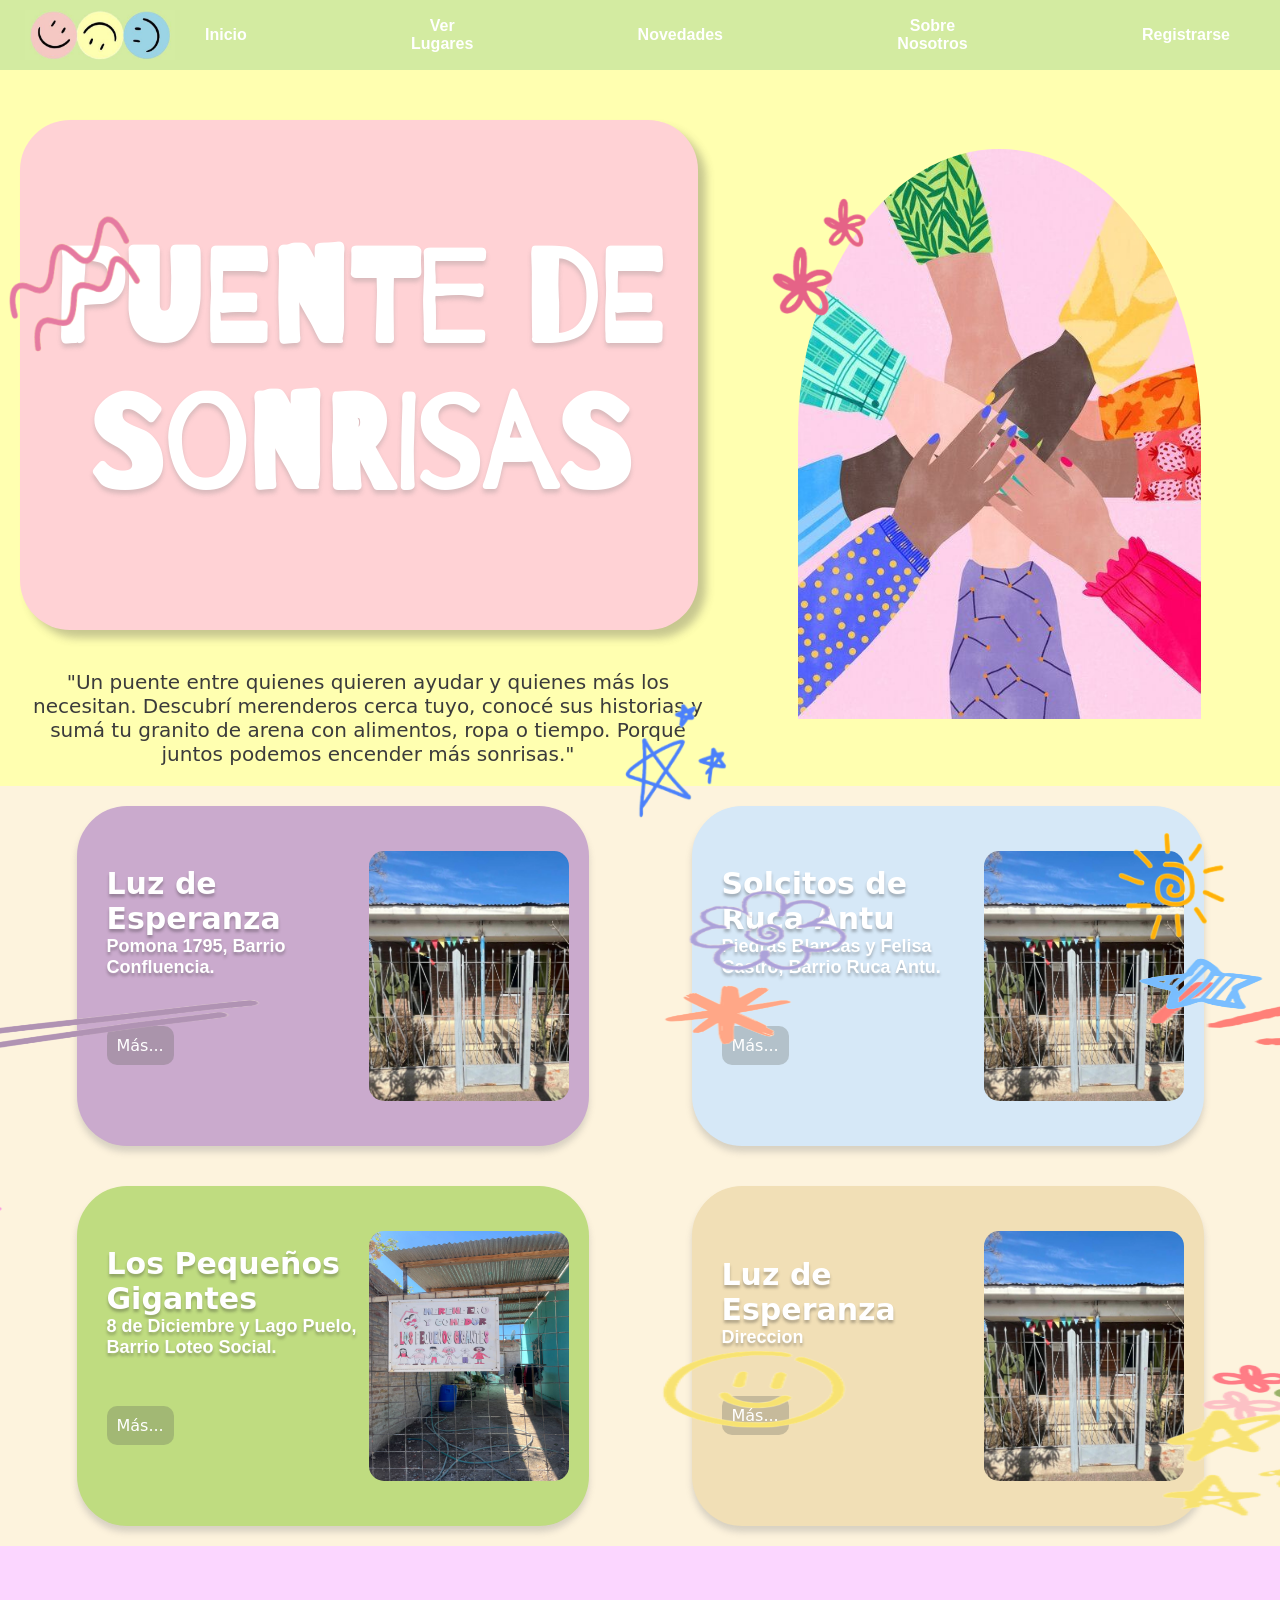
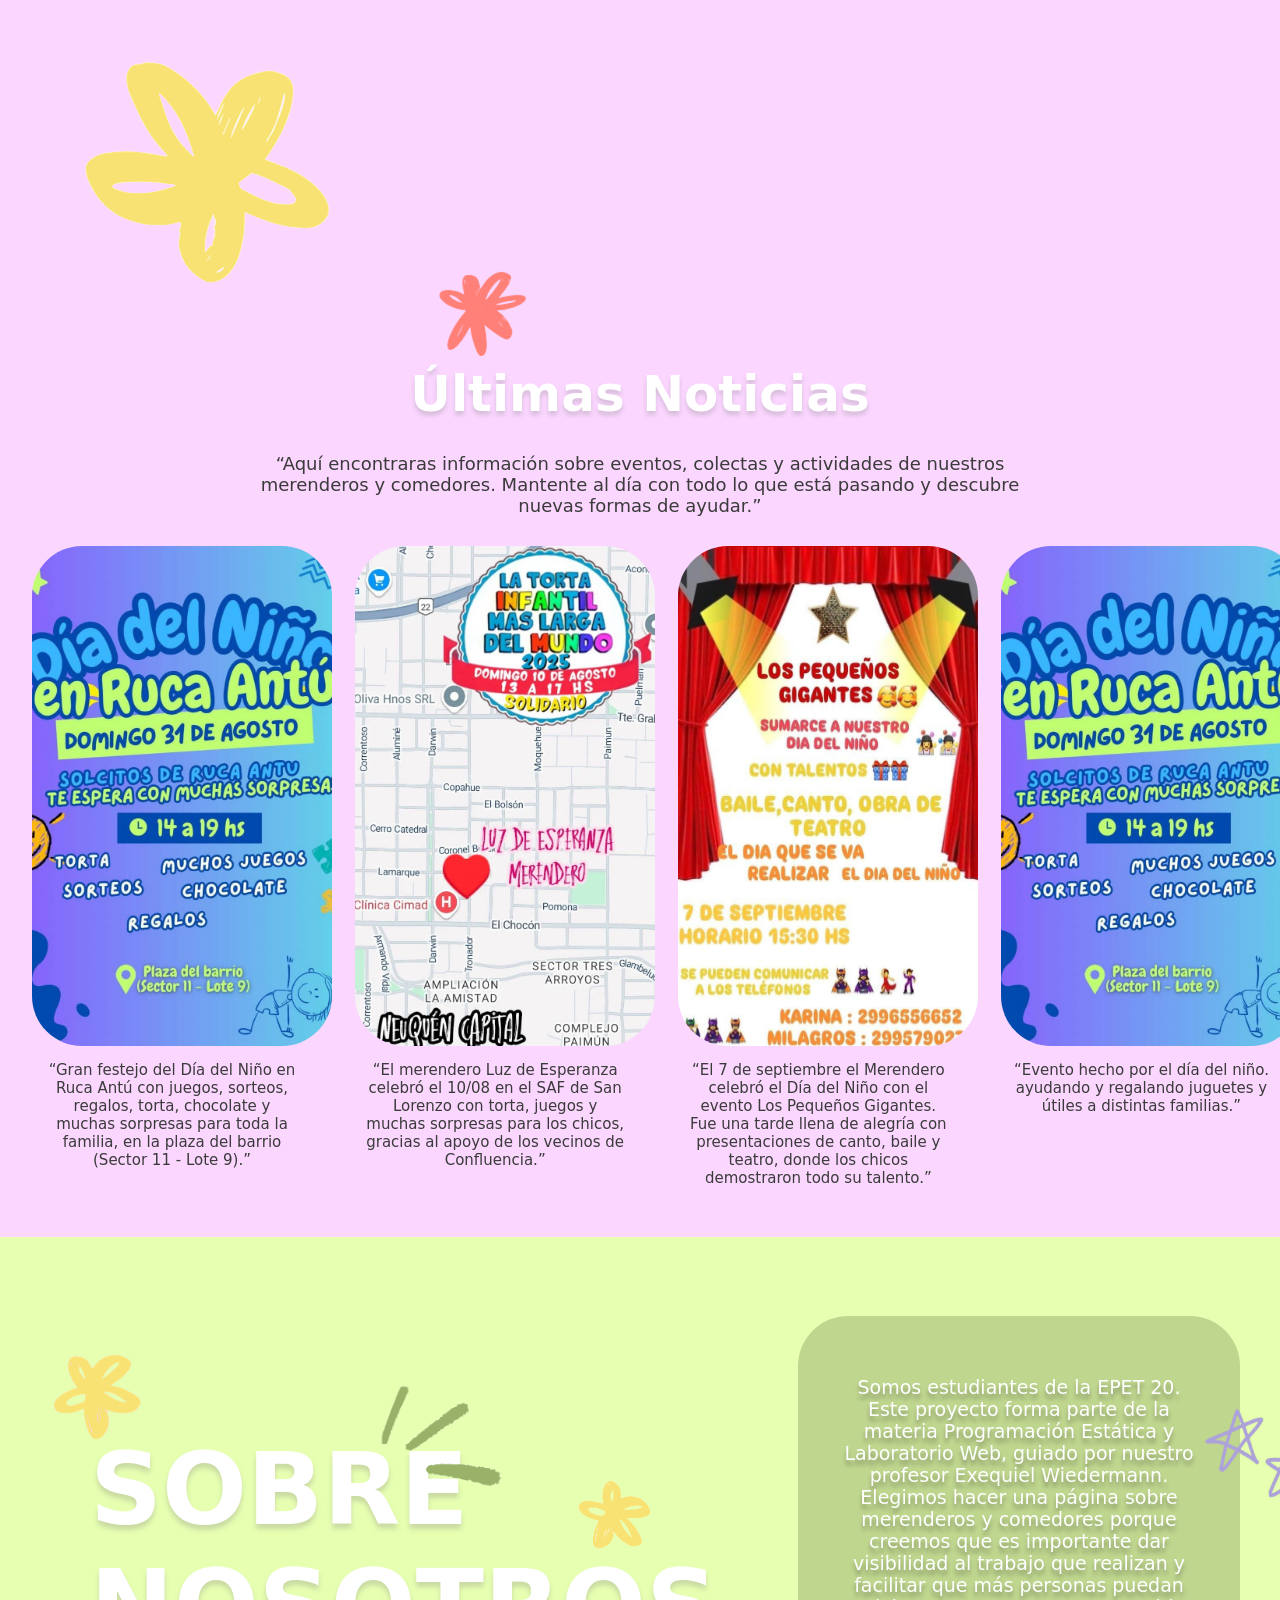
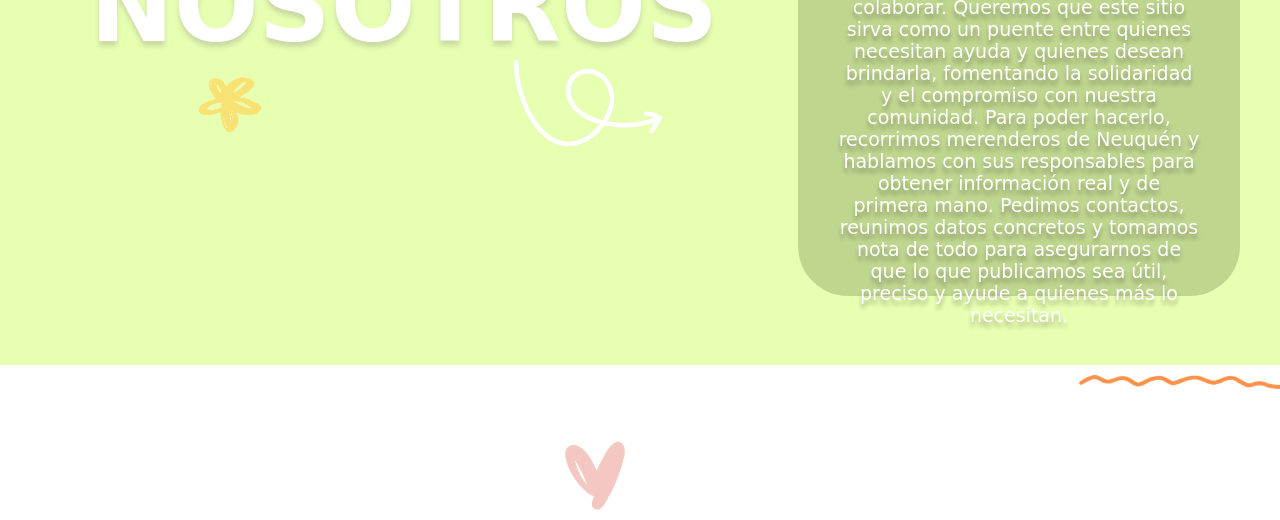
<file: Index.html>
<html>
    <head>
        <title>Puente De Sonrisas</title>
        <meta charset="UTF-8"/> 
        <meta name="viewport" content="width=device-width, initial-scale=1.0"/>
        <link rel="stylesheet" href="Css/estilo.css">
        <link href="https://fonts.googleapis.com/css2?family=Barrio&display=swap" rel="stylesheet">
    </head>
    <body>
        <section id="Fondo1"> 
                <div>
                    <img src="Imagenes/Icono_inicio_onda-rosa.png" class="deco1inicio">
                    <img src="Imagenes/Icono_inicio_estrellas-Azul.png" class="deco2inicio">
                    <img src="Imagenes/Icono_inicio_flores-Rosa.png" class="deco3inicio">
                    <img src="Imagenes/Icono_inicio_Sol.png" class="deco4inicio">
                </div>
                <div class="barranav">
                    <div class="logo">
                        <img src="Imagenes/icono_inicio_01.jpg" alt="logo" width="150px" height="50px"></div>
                        <div class="barraLinks">
                            <a href="#Fondo1">Inicio</a>
                            <a href="#Fondo2">Ver Lugares</a>
                            <a href="#Fondo3">Novedades</a>
                            <a href="#Fondo4">Sobre Nosotros</a>
                            <a href="Registro.html">Registrarse</a>
                        </div>
                </div>

                <div class="fila">
                    <div class="Columna">
                        <div class="Titulo">
                            <h1 id="Titulo">Puente de Sonrisas</h1>
                        </div>
                        <div class="DescripcionI">
                            <p id="ParrafoI">
                                "Un puente entre quienes quieren ayudar y 
                                quienes más los necesitan. Descubrí merenderos 
                                cerca tuyo, conocé sus historias y sumá tu granito de 
                                arena con alimentos, ropa o tiempo. Porque juntos podemos 
                                encender más sonrisas."  
                            </p>
                        </div>
                    </div>
                    <div class="Manos">
                        <img src="Imagenes/Img_inicio-inicio.jpg" id="InicioImg"/>
                    </div>
                </div>
            </div>
        </section>
        <section id="Fondo2">
                <img src="Imagenes/Icono_inicio_flores-Tricolor.png" id="imgCuatroflores" height="150" width="180">
                <img src="Imagenes/Icono_inicio_flor-Violeta.png" id="imgFlor" height="150" width="190">
                <img src="Imagenes/Icono_inicio_Pestaña-Rosa.png" id="imgPestaña" height="150" width="190">
                <img src="Imagenes/Icono_inicio_Rulo.png" id="imgRulo" height="150" width="190">
                <img src="Imagenes/Icono_inicio_estrellas-Amarilla.png" id="imgEstrellas" height="150" width="190">
                <img src="Imagenes/Icono_inicio_rayas-Lila.png" id="imgRayitas"  height="150" width="180">
                <img src="Imagenes/Icono_inicio_carita.png" id="imgCarita" height="150" width="200">
                <img src="Imagenes/Icono_inicio_estrella-Azul.png" id="imgEstrella" height="100" width="130">
                <img src="Imagenes/Icono_inicio_asterisco-Rosa.png" id="imgAsterisco"  height="150" width="150">
                <div class="filaA">
                    <div class="caja1">
                        <div class="texto">
                            <div class="TextVL">
                                <h2>Luz de Esperanza</h2>
                                <h3>Pomona 1795, Barrio Confluencia.</h3></br>
                            </div>
                            <div class="Btn">
                                <a href="Merendero1.html" class="BtnMas">Más...</a>
                            </div>
                        </div>

                        <div class="imagen1">
                            <img src="Imagenes/Img_Merendero1-inicio.jpg" class="ImgIn">
                        </div>
                    </div>
                    
                    <div class="caja2">
                        <div class="texto">
                            <div class="TextVL">
                                <h2>Solcitos de Ruca Antu</h2>
                                <h3>Piedras Blancas y Felisa Castro, Barrio Ruca Antu.</h3></br>
                            </div>
                            <div class="Btn">
                                <a href="Merendero2.html" class="BtnMas">Más...</a>
                            </div>
                        </div>

                        <div class="imagen2">
                            <img src="Imagenes/Img_Merendero1-inicio.jpg" class="ImgIn">
                        </div>
                    </div>
                </div>
                <div class="filaB">
                    <div class="caja3">
                        <div class="texto">
                            <div class="TextVL">
                                <h2>Los Pequeños Gigantes</h2>
                                <h3>8 de Diciembre y Lago Puelo, Barrio Loteo Social.</h3></br>
                            </div>
                            <div class="Btn">
                                <a href="Merendero3.html" class="BtnMas">Más...</a>
                            </div>
                        </div>
                        <div class="imagen3">
                            <img src="Imagenes/Img_Merendero3-inicio.jpg" class="ImgIn">
                        </div>
                    </div>
                    <div class="caja4">
                        <div class="texto">
                            <div class="TextVL">
                                <h2>Luz de Esperanza</h2>
                                <h3>Direccion</h3></br>
                            </div>
                            <div class="Btn">
                                <a href="Merendero4.html" class="BtnMas">Más...</a>
                            </div>
                        </div>
                        <div class="imagen4">
                            <img src="Imagenes/Img_Merendero1-inicio.jpg" class="ImgIn">
                        </div>
                    </div>
                </div>
            </div>
        </section>
        <section id="Fondo3">
                <div>
                    <img src="Imagenes/Icono_inicio_flor-Amarilla-03.png" class="deco1NV">
                    <img src="Imagenes/Icono_inicio_flor-Rosa.png" class="deco2NV">
                </div>
                <div>
                    <h2 class="tituloC">Últimas Noticias</h2>
                </div>
                <div>
                    <p class="parrafoC">
                        “Aquí encontraras información sobre eventos, colectas y actividades
                        de nuestros merenderos y comedores. Mantente al día con todo lo que
                        está pasando y descubre nuevas formas de ayudar.”
                    </p>
                </div>
                <div class="galeriaNovedades">
                    <div>
                        <img src="Imagenes/Img_inicio_Noticias_01.jpg" class="novedadesImg">
                        <p class="descripNovedades">
                            “Gran festejo del Día del Niño en 
                            Ruca Antú con juegos, sorteos, regalos, 
                            torta, chocolate y muchas sorpresas para 
                            toda la familia, en la plaza del barrio 
                            (Sector 11 - Lote 9).”
                        </p>
                    </div>
                    <div>
                        <img src="Imagenes/Img_inicio_Noticia_02.jpg" class="novedadesImg">
                        <p class="descripNovedades">
                            “El merendero Luz de Esperanza celebró el 
                            10/08 en el SAF de San Lorenzo con torta, 
                            juegos y muchas sorpresas para los chicos, 
                            gracias al apoyo de los vecinos de Confluencia.”
                        </p>
                    </div>
                    <div>
                        <img src="Imagenes/Img_inicio_Noticia_03.jpg" class="novedadesImg">
                        <p class="descripNovedades">
                            “El 7 de septiembre el Merendero celebró el 
                            Día del Niño con el evento Los Pequeños Gigantes. 
                            Fue una tarde llena de alegría con presentaciones 
                            de canto, baile y teatro, donde los chicos 
                            demostraron todo su talento.”
                        </p>
                    </div>
                    <div>
                        <img src="Imagenes/Img_inicio_Noticias_01.jpg" class="novedadesImg">
                        <p class="descripNovedades">
                            “Evento hecho por el día del niño. 
                            ayudando y regalando juguetes y útiles a distintas familias.”
                        </p>
                    </div>
                </div>
        </section>
        <section id="Fondo4">
                    <div>
                        <img src="Imagenes/Icono_inicio_Pestaña-Verde.png" class="decorativa1" height="100" width="100"/>
                        <img src="Imagenes/Icono_inicio_flor-Amarilla-02.png" class="decorativa2" height="90" width="90"/>
                        <img src="Imagenes/Icono_inicio_flor-Amarilla-04.png" class="decorativa3" height="100" width="100"/>
                        <h2 class="parrafoNosotros"> SOBRE NOSOTROS </h2>
                        <img src="Imagenes/Icono_inicio_flor-Amarilla.png" class="decorativa4" height="80" width="80"/>
                        <img src="Imagenes/Icono_inicio_flecha.png" class="decorativa5" height="200" width="200"/>


                    </div> 
                <div class="parrafoD"> 
                        <p class="parrafo">
                            Somos estudiantes de la EPET 20.
                            Este proyecto forma parte de la materia Programación Estática y Laboratorio Web,
                            guiado por nuestro profesor Exequiel Wiedermann.
                            Elegimos hacer una página sobre merenderos y comedores porque creemos que es importante dar visibilidad al trabajo que realizan y facilitar que más personas puedan colaborar. Queremos que este sitio sirva como un puente entre quienes necesitan ayuda y quienes desean brindarla, fomentando la solidaridad y el compromiso con nuestra comunidad.
                            Para poder hacerlo, recorrimos merenderos de Neuquén y hablamos con sus responsables para obtener información real y de primera mano. Pedimos contactos, reunimos datos concretos y tomamos nota de todo para asegurarnos de que lo que publicamos sea útil, preciso y ayude a quienes más lo necesitan.
                        </p>
                        <img src="Imagenes/Icono_inicio_onda-Naranja.png" class="decorativa7" height="90" width="90"/><!--enlace para agregar la línea naranja en formato img-->
                        <img src="Imagenes/Icono_inicio_estrellas-Lila.png" class="decorativa8" height="90" width="90"/><!--enlace para agregar una de las estrellas en formato img-->
                        <img src="Imagenes/Icono_inicio_corazon.png" class="decorativa9" height="90" width="90"/><!--enlace para agregar corazon en formato img-->
                </div>
        </section>
        
    </body>
</html>
</file>
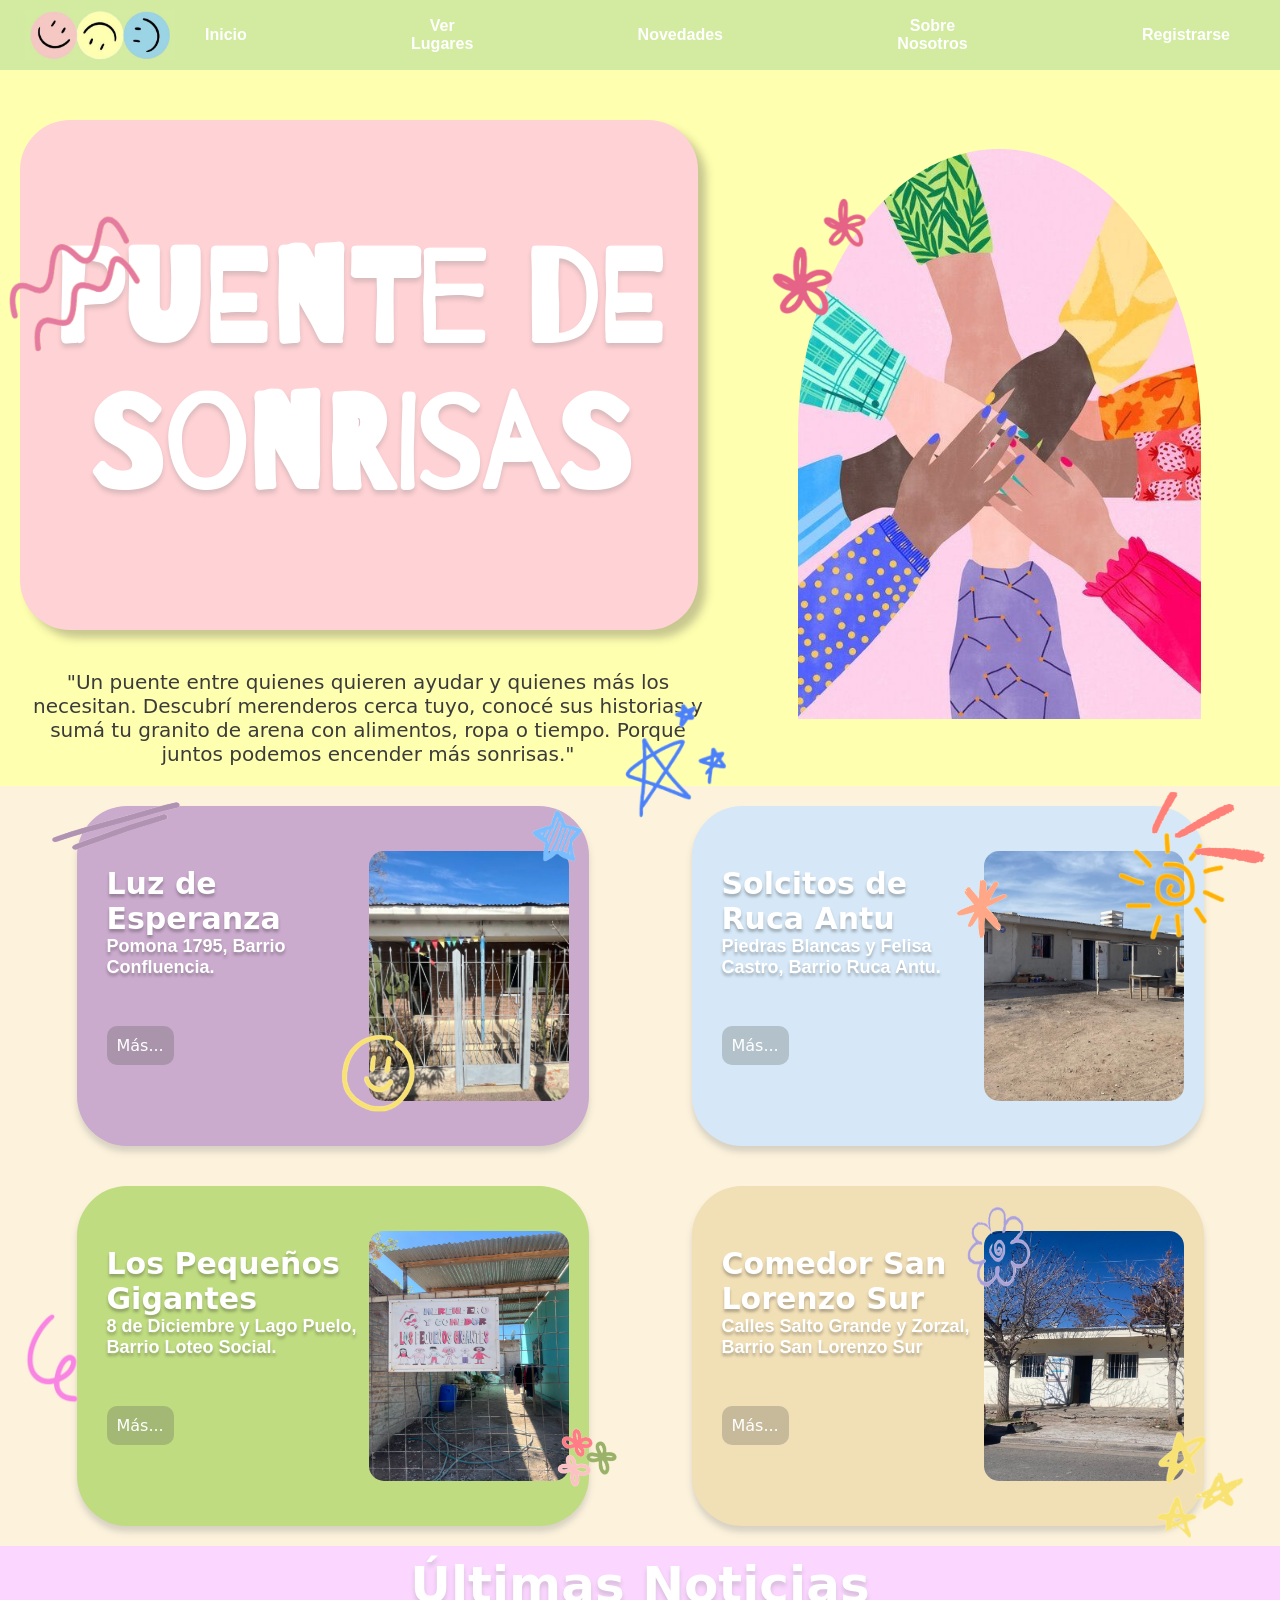
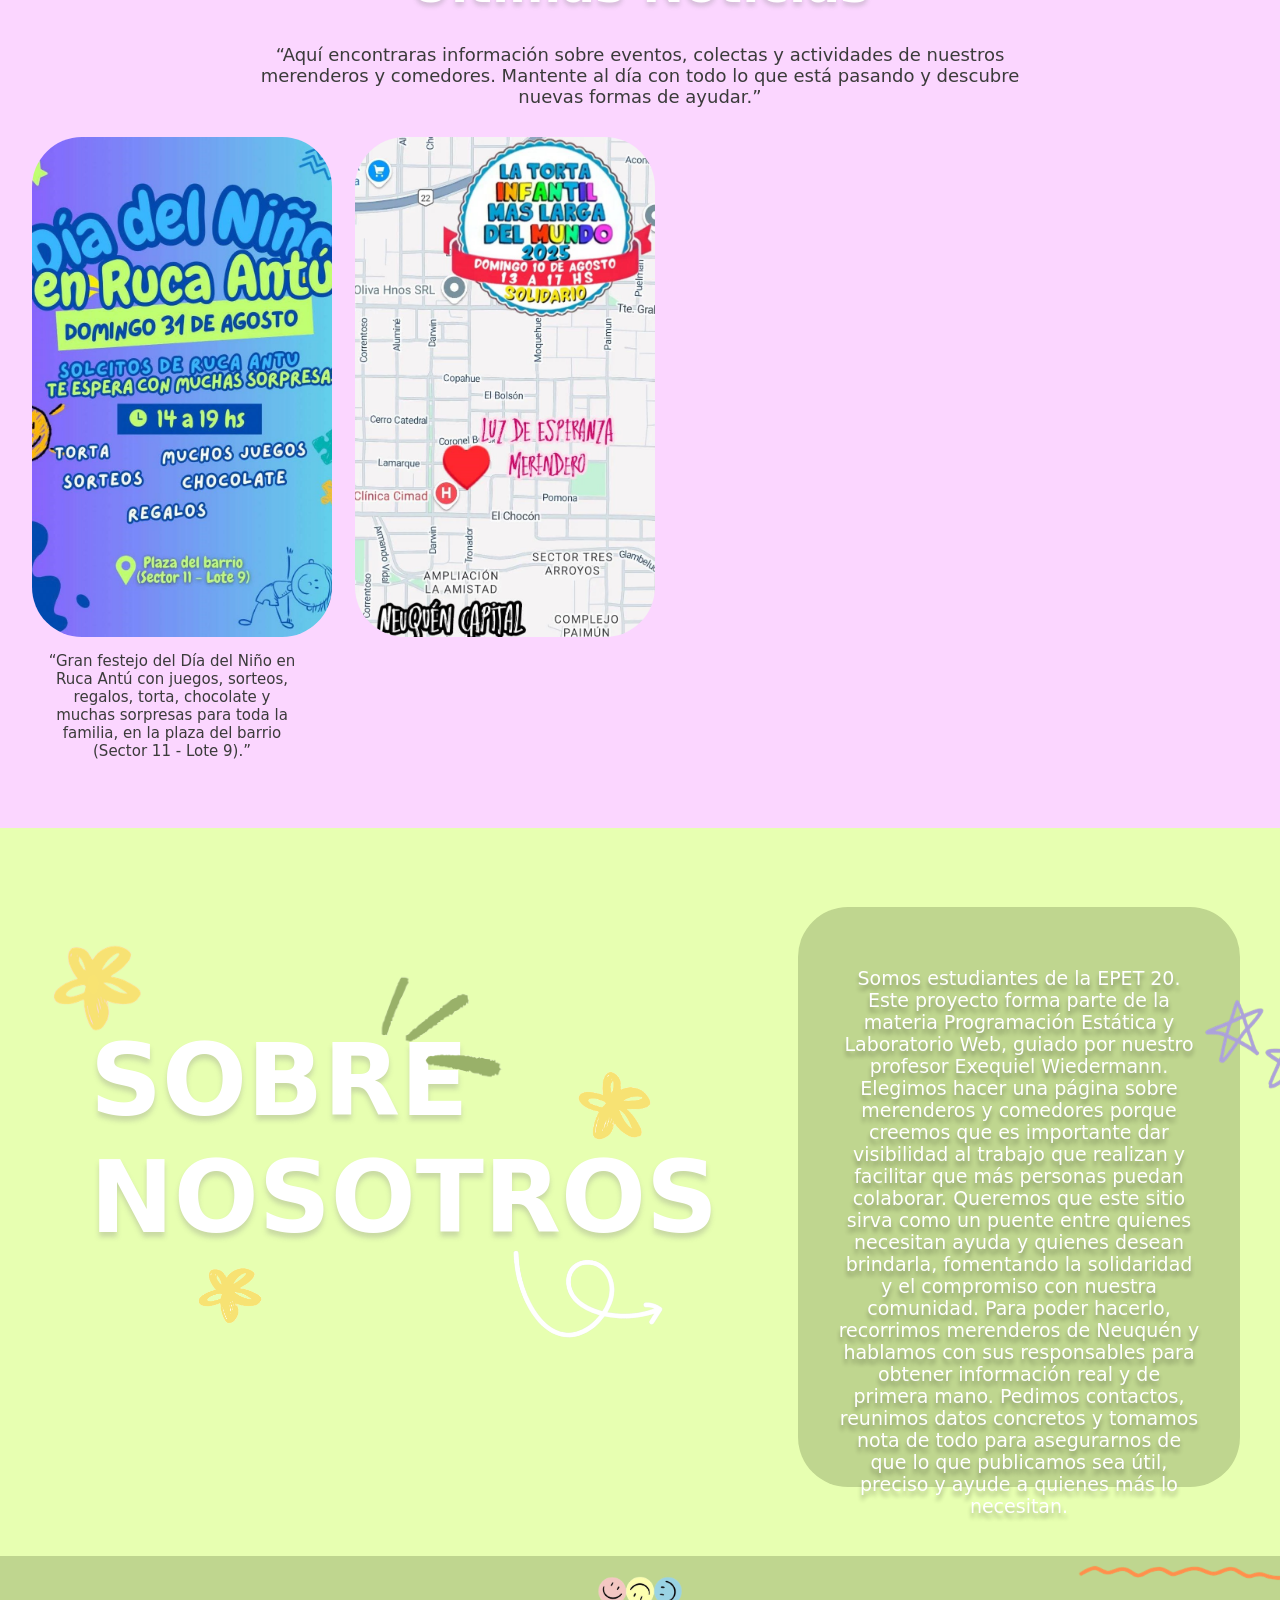
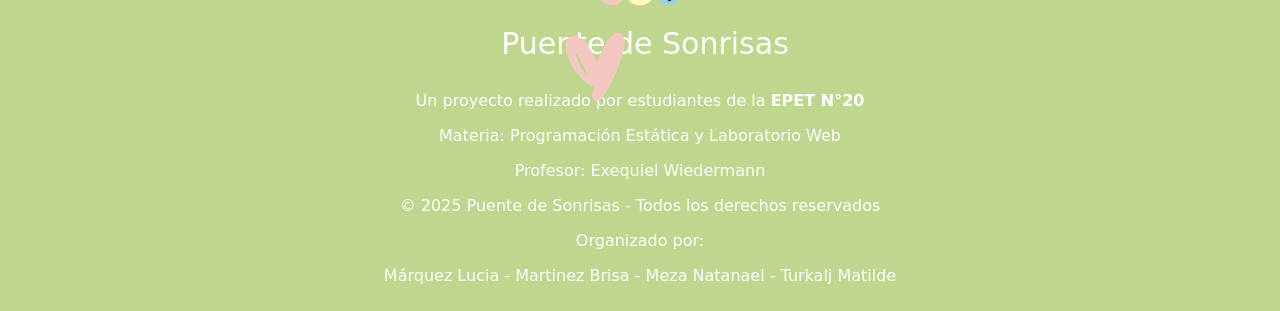
<file: index.html>
<html>
    <head>
        <script src="JS/script.js"></script>
        <title>Puente De Sonrisas</title>
        <meta charset="UTF-8"/> 
        <meta name="viewport" content="width=device-width, initial-scale=1.0"/>
        <link rel="stylesheet" href="Css/estilo.css">
        <link href="https://fonts.googleapis.com/css2?family=Barrio&display=swap" rel="stylesheet">
    </head>
    <body>
        <section id="Fondo1"> 
                <div>
                    <img src="Imagenes/Icono_inicio_onda-rosa.png" class="deco1inicio animar-rebote">
                    <img src="Imagenes/Icono_inicio_estrellas-Azul.png" class="deco2inicio animar-rebote">
                    <img src="Imagenes/Icono_inicio_flores-Rosa.png" class="deco3inicio animar-rebote">
                    <img src="Imagenes/Icono_inicio_Sol.png" class="deco4inicio animar-rebote">
                </div>
                <div class="barranav">
                    <div class="logo">
                        <img src="Imagenes/icono_inicio_01.jpg" alt="logo" width="150px" height="50px"></div>
                        <div class="barraLinks">
                            <a href="#Fondo1">Inicio</a>
                            <a href="#Fondo2">Ver Lugares</a>
                            <a href="#Fondo3">Novedades</a>
                            <a href="#Fondo4">Sobre Nosotros</a>
                            <a href="Registro.html">Registrarse</a>
                        </div>
                </div>
                <div class="fila">
                    <div class="Columna">
                        <div class="Titulo">
                            <h1 id="Titulo">Puente de Sonrisas</h1>
                        </div>
                        <div class="DescripcionI">
                            <p id="ParrafoI">
                                "Un puente entre quienes quieren ayudar y 
                                quienes más los necesitan. Descubrí merenderos 
                                cerca tuyo, conocé sus historias y sumá tu granito de 
                                arena con alimentos, ropa o tiempo. Porque juntos podemos 
                                encender más sonrisas."  
                            </p>
                        </div>
                    </div>
                    <div class="Manos">
                        <img src="Imagenes/Img_inicio-inicio.jpg" id="InicioImg"/>
                    </div>
                </div>
            </div>
        </section>
        <section id="Fondo2">
                <div class="filaA">
                    <div class="caja1">
                        <img src="Imagenes/Icono_inicio_rayas-Lila.png" id="imgRayitas"  height="150" width="180">
                        <img src="Imagenes/Icono_inicio_carita.png" id="imgCarita" height="150" width="200">
                        <img src="Imagenes/Icono_inicio_estrella-Azul.png" id="imgEstrella" height="100" width="130">   
                        <div class="texto">
                            <div class="TextVL">
                                <h2>Luz de Esperanza</h2>
                                <h3>Pomona 1795, Barrio Confluencia.</h3></br>
                            </div>
                            <div class="Btn">
                                <a href="Merendero1.html" class="BtnMas">Más...</a>
                            </div>
                        </div>

                        <div class="imagen1">
                            <img src="Imagenes/Img_Merendero1-inicio.jpg" class="ImgIn">
                        </div>
                    </div>
                    
                    <div class="caja2">
                        <img src="Imagenes/Icono_inicio_Pestaña-Rosa.png" id="imgPestaña" height="150" width="190">
                        <img src="Imagenes/Icono_inicio_asterisco-Rosa.png" id="imgAsterisco"  height="150" width="150">
                        <div class="texto">
                            <div class="TextVL">
                                <h2>Solcitos de Ruca Antu</h2>
                                <h3>Piedras Blancas y Felisa Castro, Barrio Ruca Antu.</h3></br>
                            </div>
                            <div class="Btn">
                                <a href="Merendero2.html" class="BtnMas">Más...</a>
                            </div>
                        </div>

                        <div class="imagen2">
                            <img src="Imagenes/Img_Merendero2-inicio.jpg" class="ImgIn">
                        </div>
                    </div>
                </div>
                <div class="filaB">
                    <div class="caja3">
                         <img src="Imagenes/Icono_inicio_Rulo.png" id="imgRulo" height="150" width="190">
                         <img src="Imagenes/Icono_inicio_flores-Tricolor.png" id="imgCuatroflores" height="150" width="180">
                        <div class="texto">
                            <div class="TextVL">
                                <h2>Los Pequeños Gigantes</h2>
                                <h3>8 de Diciembre y Lago Puelo, Barrio Loteo Social.</h3></br>
                            </div>
                            <div class="Btn">
                                <a href="Merendero3.html" class="BtnMas">Más...</a>
                            </div>
                        </div>
                        <div class="imagen3">
                            <img src="Imagenes/Img_Merendero3-inicio.jpg" class="ImgIn">
                        </div>
                    </div>
                    <div class="caja4">
                        <img src="Imagenes/Icono_inicio_estrellas-Amarilla.png" id="imgEstrellas" height="150" width="190">
                        <img src="Imagenes/Icono_inicio_flor-Violeta.png" id="imgFlor" height="150" width="190">
                        <div class="texto">
                            <div class="TextVL">
                                <h2>Comedor San Lorenzo Sur</h2>
                                <h3>Calles Salto Grande y Zorzal, Barrio San Lorenzo Sur</h3></br>
                            </div>
                            <div class="Btn">
                                <a href="Merendero4.html" class="BtnMas">Más...</a>
                            </div>
                        </div>
                        <div class="imagen4">
                            <img src="Imagenes/Img_Merendero4-inicio.jpg" class="ImgIn">
                        </div>
                    </div>
                </div>
            </div>
        </section>
        <section id="Fondo3">
                <div>
                    <h2 class="tituloC">Últimas Noticias</h2>
                </div>
                <div>
                    <p class="parrafoC">
                        “Aquí encontraras información sobre eventos, colectas y actividades
                        de nuestros merenderos y comedores. Mantente al día con todo lo que
                        está pasando y descubre nuevas formas de ayudar.”
                    </p>
                </div>
                <div class="galeriaNovedades">
                    <div>
                        <img src="Imagenes/Img_inicio_Noticias_01.jpg" class="novedadesImg animar-secuencia">
                        <p class="descripNovedades animar-secuencia">
                            “Gran festejo del Día del Niño en 
                            Ruca Antú con juegos, sorteos, regalos, 
                            torta, chocolate y muchas sorpresas para 
                            toda la familia, en la plaza del barrio 
                            (Sector 11 - Lote 9).”
                        </p>
                    </div>
                    <div>
                        <img src="Imagenes/Img_inicio_Noticia_02.jpg" class="novedadesImg animar-secuencia">
                        <p class="descripNovedades animar-secuencia">
                            “El merendero Luz de Esperanza celebró el 
                            10/08 en el SAF de San Lorenzo con torta, 
                            juegos y muchas sorpresas para los chicos, 
                            gracias al apoyo de los vecinos de Confluencia.”
                        </p>
                    </div>
                    <div>
                        <img src="Imagenes/Img_inicio_Noticia_03.jpg" class="novedadesImg animar-secuencia">
                        <p class="descripNovedades animar-secuencia">
                            “El 7 de septiembre el Merendero celebró el 
                            Día del Niño con el evento Los Pequeños Gigantes. 
                            Fue una tarde llena de alegría con presentaciones 
                            de canto, baile y teatro, donde los chicos 
                            demostraron todo su talento.”
                        </p>
                    </div>
                    <div>
                        <img src="Imagenes/Img_inicio_ProximaNoticia_04.jpg" class="novedadesImg animar-secuencia">
                        <p class="descripNovedades animar-secuencia">
                            “Muy pronto compartiremos nuevas actividades y eventos. 
                            ¡Estate atento a las próximas novedades!”
                        </p>
                    </div>
                </div>
        </section>
        <section id="Fondo4">
                    <div>
                        <img src="Imagenes/Icono_inicio_Pestaña-Verde.png" class="decorativa1 animar-rebote-scroll" height="100" width="100"/>
                        <img src="Imagenes/Icono_inicio_flor-Amarilla-02.png" class="decorativa2 animar-rebote-scroll" height="90" width="90"/>
                        <img src="Imagenes/Icono_inicio_flor-Amarilla-04.png" class="decorativa3 animar-rebote-scroll" height="100" width="100"/>
                        <h2 class="parrafoNosotros"> SOBRE NOSOTROS </h2>
                        <img src="Imagenes/Icono_inicio_flor-Amarilla.png" class="decorativa4 animar-rebote-scroll" height="80" width="80"/>
                        <img src="Imagenes/Icono_inicio_flecha.png" class="decorativa5 animar-rebote-scroll" height="200" width="200"/>
                    </div> 
                    
                <div class="parrafoD"> 
                        <p class="parrafo">
                            Somos estudiantes de la EPET 20.
                            Este proyecto forma parte de la materia Programación Estática y Laboratorio Web,
                            guiado por nuestro profesor Exequiel Wiedermann.
                            Elegimos hacer una página sobre merenderos y comedores porque creemos que es importante dar visibilidad al trabajo que realizan y facilitar que más personas puedan colaborar. Queremos que este sitio sirva como un puente entre quienes necesitan ayuda y quienes desean brindarla, fomentando la solidaridad y el compromiso con nuestra comunidad.
                            Para poder hacerlo, recorrimos merenderos de Neuquén y hablamos con sus responsables para obtener información real y de primera mano. Pedimos contactos, reunimos datos concretos y tomamos nota de todo para asegurarnos de que lo que publicamos sea útil, preciso y ayude a quienes más lo necesitan.
                        </p>
                        <img src="Imagenes/Icono_inicio_onda-Naranja.png" class="decorativa7 animar-rebote-scroll" height="90" width="90"/><!--enlace para agregar la línea naranja en formato img-->
                        <img src="Imagenes/Icono_inicio_estrellas-Lila.png" class="decorativa8 animar-rebote-scroll" height="90" width="90"/><!--enlace para agregar una de las estrellas en formato img-->
                        <img src="Imagenes/Icono_inicio_corazon.png" class="decorativa9 animar-rebote-scroll" height="90" width="90"/><!--enlace para agregar corazon en formato img-->
                </div>
        </section>

        </section>
            <footer id="Footer">
                <img src="Imagenes/icono_inicio_01.png" class="ImgF" />
                <p class="TituloF"> Puente de Sonrisas </p> 
                <p >Un proyecto realizado por estudiantes de la <b>EPET N°20</b></p>
                <p >Materia: Programación Estática y Laboratorio Web</p>
                <p >Profesor: Exequiel Wiedermann</p>
                <p >© 2025 Puente de Sonrisas - Todos los derechos reservados</p>
                <p>Organizado por:</p>
                <p>Márquez Lucia - Martinez Brisa - Meza Natanael - Turkalj Matilde</p>
            </footer>
    </body>
</html>
</file>
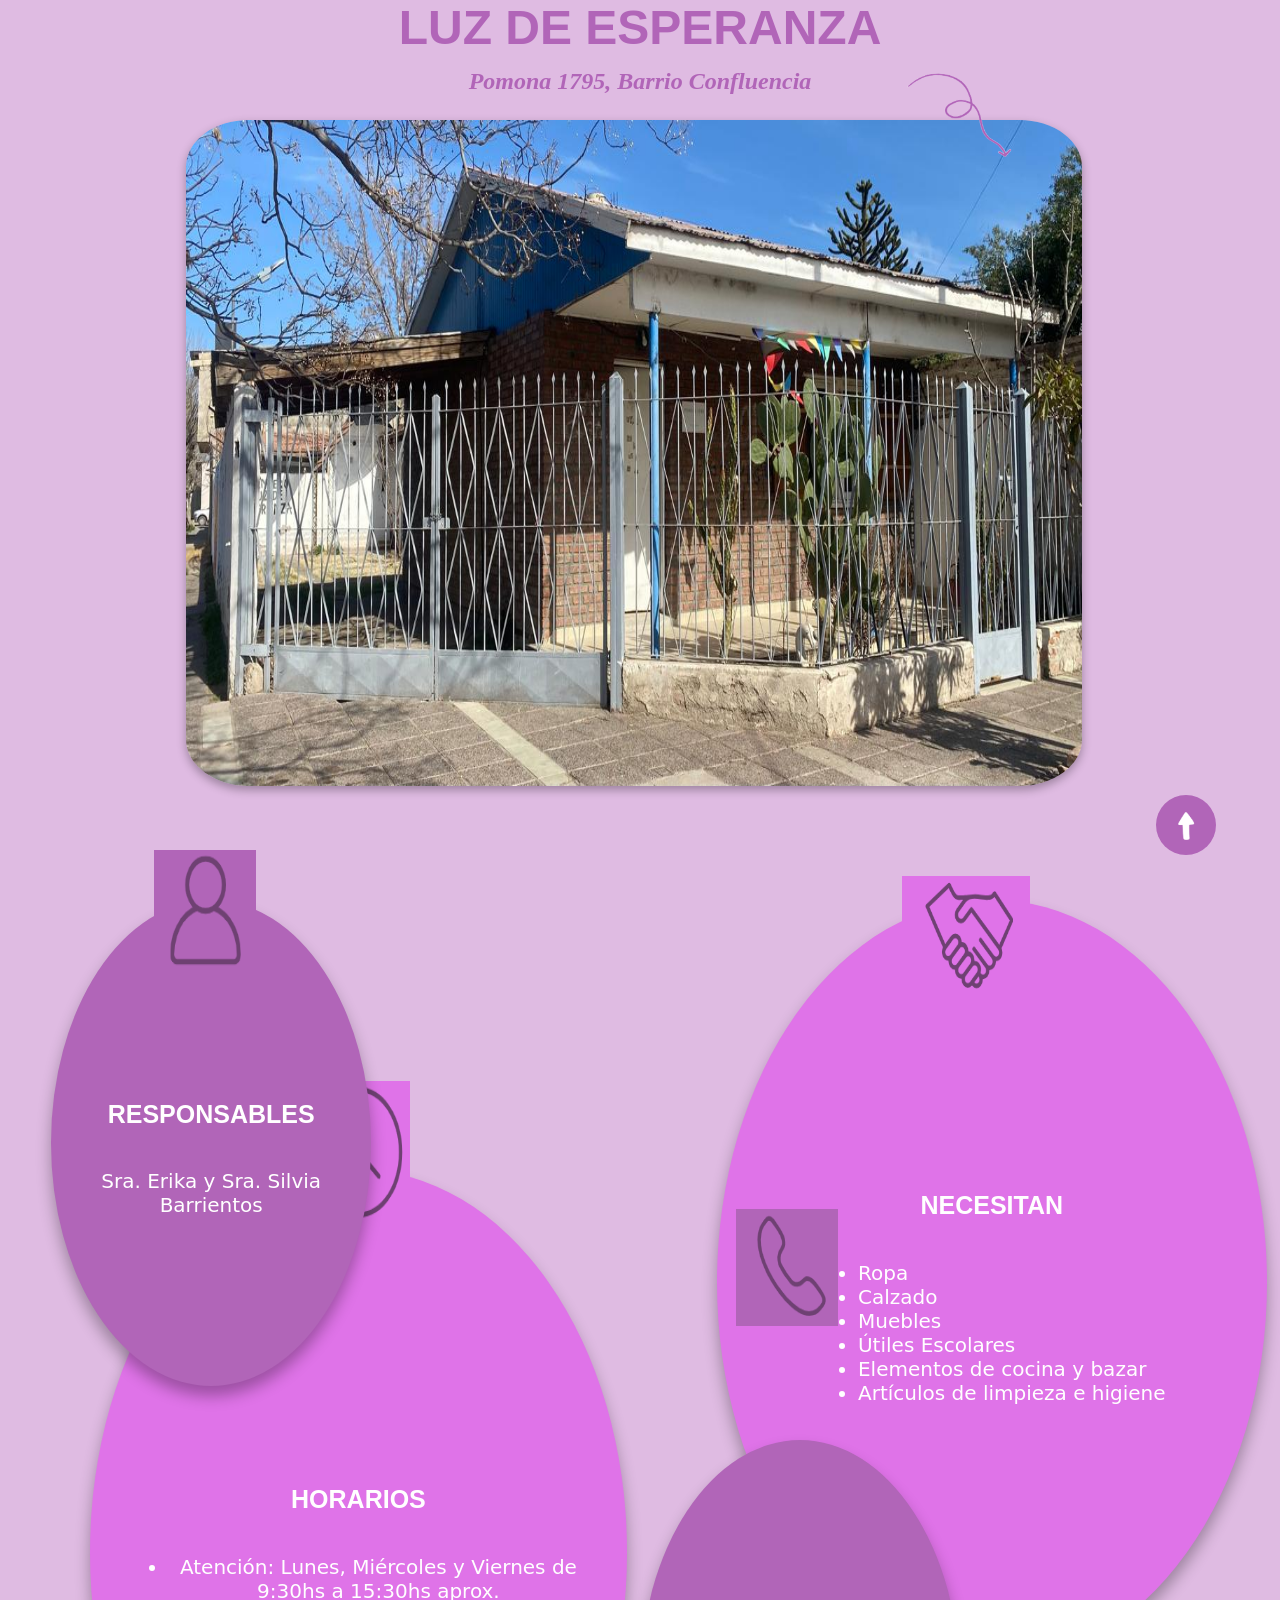
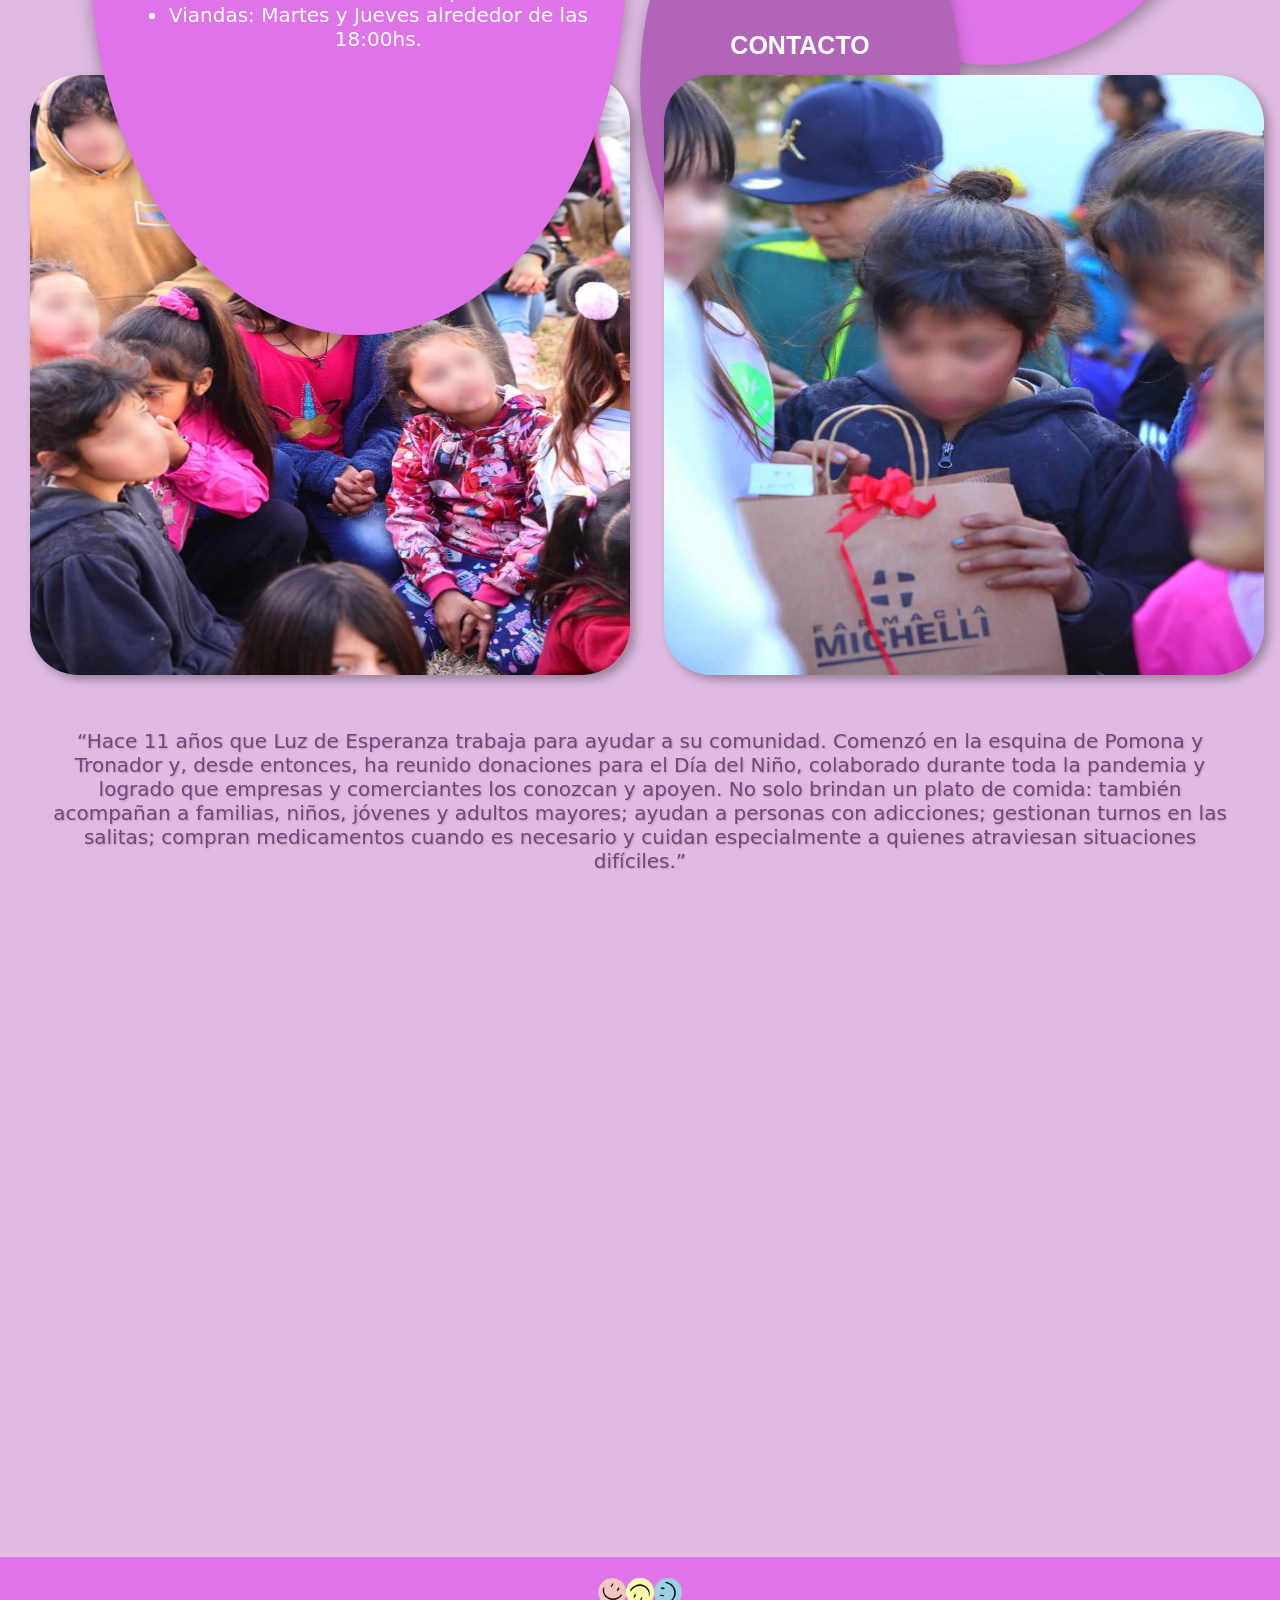
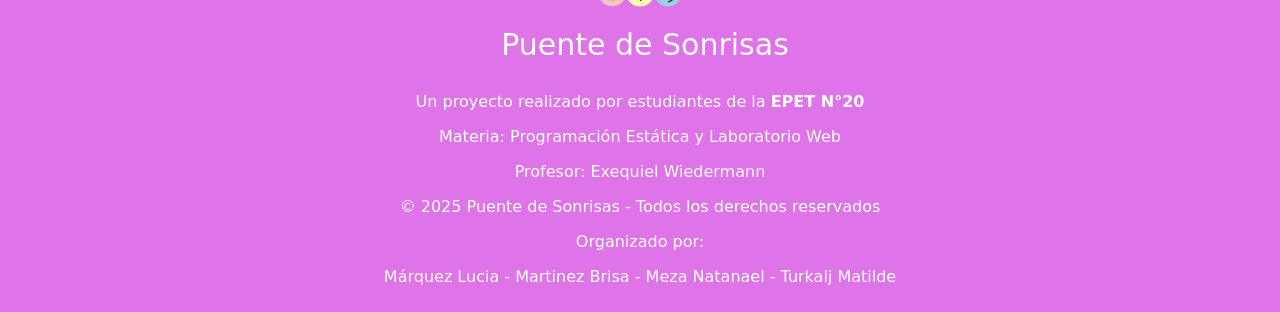
<file: Merendero1.html>
<html>
    <head>
        <script src="JS/Merendero1.js"></script>
        <title>Luz de Esperanza</title>
        <link rel="stylesheet" href="Css/Merendero1.css">
        <link rel="stylesheet" href="https://fonts.google.com/specimen/Bebas+Neue?utm_source=chatgpt.com">
        <meta name="viewport" content="width=device-width, initial-scale=1.0">
    </head>
    <body>
        <div id="Principio1">
            <img src="Imagenes/Img_flecha_Merendero1.png" class="flecha">
        </div>
        <div>
            <h1>LUZ DE ESPERANZA</h1>
            <h2 class="direccion">Pomona 1795, Barrio Confluencia</h2>
        </div>
        <div>
            <img src="Imagenes/Img_Merendero1-inicio-LuzEsperanza.jpg" class="imgmerendero1">
        </div>

    <div class="circulos">
        <div class="A circ">
            <h2 class="tituloCirc">HORARIOS</h2>
            <ul>
                <li>Atención: Lunes, Miércoles y Viernes de 9:30hs a 15:30hs aprox.</li>
                <li>Viandas: Martes y Jueves alrededor de las 18:00hs.</li>
            </ul>
        </div>

        <div class="B circ">
            <h2 class="tituloCirc">RESPONSABLES</h2>
            <p>Sra. Erika y Sra. Silvia Barrientos</p> 
        </div>

        <div class="C circ">
            <h2 class="tituloCirc">NECESITAN</h2>
            <ul>
                <li>Ropa</li>
                <li>Calzado</li>
                <li>Muebles</li>
                <li>Útiles Escolares</li>
                <li>Elementos de cocina y bazar</li>
                <li>Artículos de limpieza e higiene</li>
            </ul>
        </div>

        <div class="D circ">
            <h2 class="tituloCirc">CONTACTO</h2>
            <div>
                <form action="http://wa.me/5492994126862" target="_blank">
                    <button type="submit">WhatsApp</button>
                </form>
                <p class="correo">Correo electrónico: luzesperanza.nqn@gmail.com</p>
            </div>
        </div>
       
        <img src="Imagenes/icono_Merendero1_Responsables.PNG" class="iconoResponsables">
        <img src="Imagenes/icono_Merendero1_Horarios.PNG" class="iconoHorarios">
        <img src="Imagenes/icono_Merendero1_Necesitan.PNG" class="iconoNecesitan">
        <img src="Imagenes/icono_Merendero1_Contacto.PNG" class="iconoContacto">
    </div>

        <div class="Fila">
            <img src="Imagenes/Img_Merendero1.01.jpg" class="AImg animar-secuencia">
            <img src="Imagenes/Img_Merendero1.02.jpg" class="BImg animar-secuencia">
        </div>
    
        <p class="Parrafo">
            “Hace 11 años que Luz de Esperanza trabaja para ayudar a su
            comunidad. Comenzó en la esquina de Pomona y Tronador y, 
            desde entonces, ha reunido donaciones para el Día del Niño,
            colaborado durante toda la pandemia y logrado que empresas y
            comerciantes los conozcan y apoyen. No solo brindan un plato 
            de comida: también acompañan a familias, niños, jóvenes y 
            adultos mayores; ayudan a personas con adicciones; gestionan 
            turnos en las salitas; compran medicamentos cuando es necesario 
            y cuidan especialmente a quienes atraviesan situaciones difíciles.”
        </p>
        
        <div class="Fila">
            <img src="Imagenes/Img_Merendero1.03.jpg" class="CImg animar-secuencia">
            <img src="Imagenes/Img_Merendero1.04.jpg" class="DImg animar-secuencia">
        </div>

        <div id="CirculoV">
            <a href="#Principio1" id="Volver"><img src="Imagenes/FlechaVolver-Merenderos.png" class="ImgV"></a>
        </div>
     
        <div class="heart" style="left: 10%; animation-duration: 7s; animation-delay: 0s;"></div>
        <div class="heart" style="left: 25%; animation-duration: 10s; animation-delay: 2s;"></div>
        <div class="heart" style="left: 40%; animation-duration: 8s; animation-delay: 1s;"></div>
        <div class="heart" style="left: 60%; animation-duration: 9s; animation-delay: 3s;"></div>
        <div class="heart" style="left: 80%; animation-duration: 6s; animation-delay: 0.5s;"></div>

        <footer id="Footer">
                <img src="Imagenes/icono_inicio_01.png" class="ImgF" />
                <p class="TituloF"> Puente de Sonrisas </p> 
                <p >Un proyecto realizado por estudiantes de la <b>EPET N°20</b></p>
                <p >Materia: Programación Estática y Laboratorio Web</p>
                <p >Profesor: Exequiel Wiedermann</p>
                <p >© 2025 Puente de Sonrisas - Todos los derechos reservados</p>
                <p>Organizado por:</p>
                <p>Márquez Lucia - Martinez Brisa - Meza Natanael - Turkalj Matilde</p>
            </footer>
    </body>
</html>
</file>
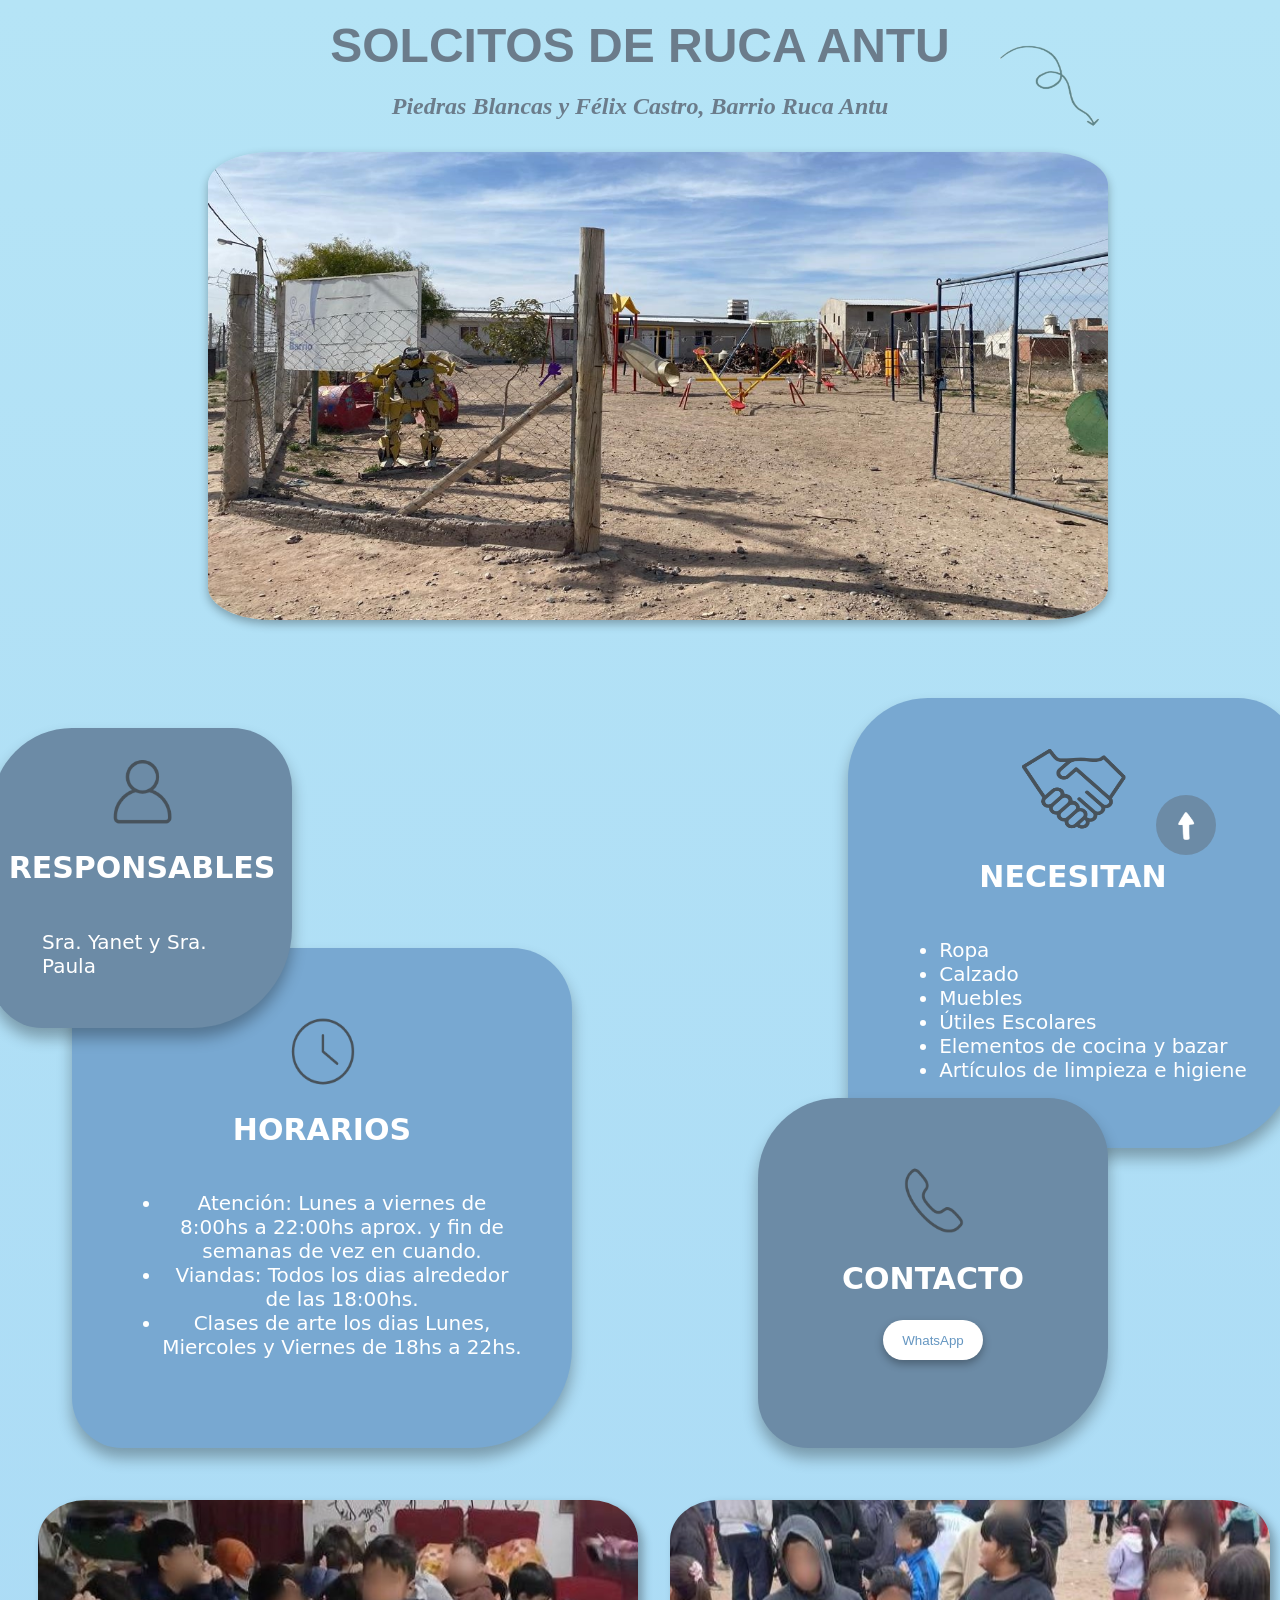
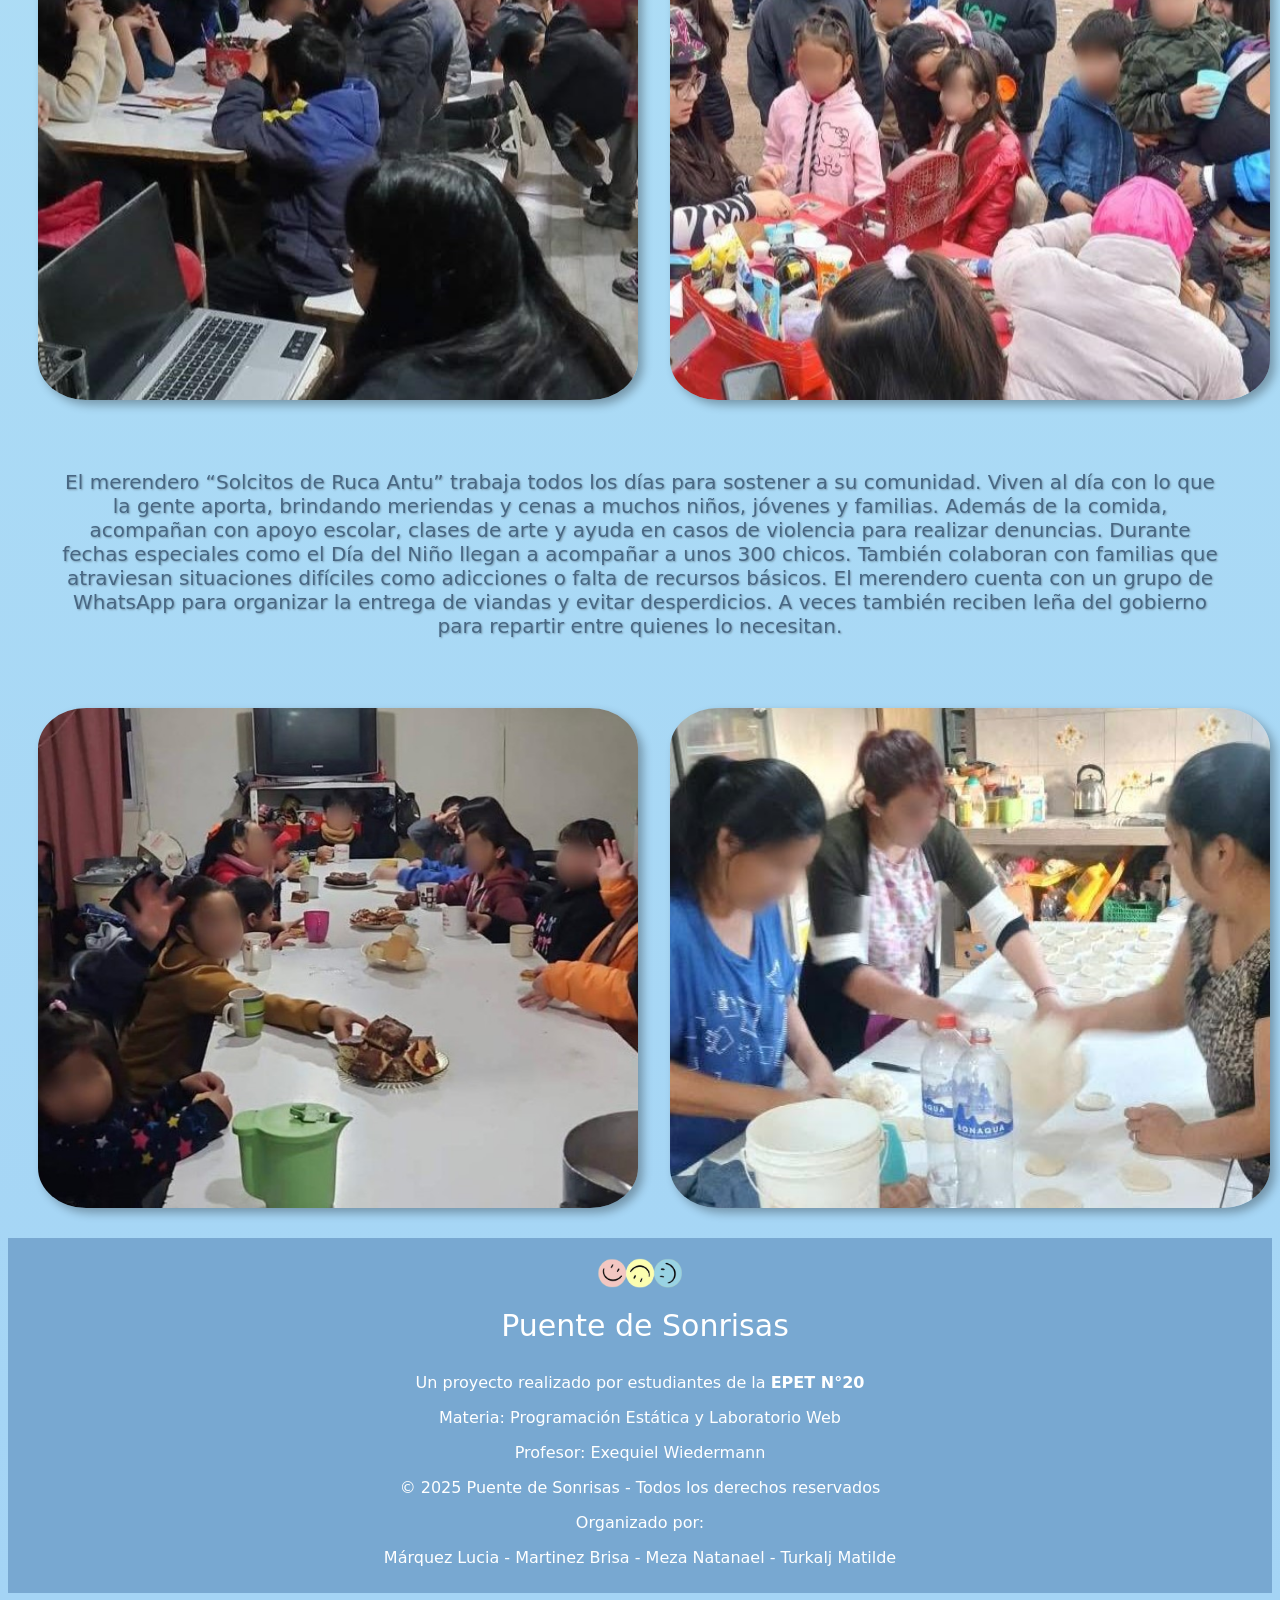
<file: Merendero2.html>
<html>
    <head>
        <script src="JS/Merendero2.js"></script>
        <title> Ruca Antu</title>
        <link rel="stylesheet" href="Css/merendero2.css">
    </head>
    <body>
        <div id="Principio2">
            <img src="Imagenes/Img_flecha_Merendero2.png" class="flecha">
        </div>
    <div>
        <div>
            <h1> SOLCITOS DE RUCA ANTU</h1>
            <h2 class="direccion">Piedras Blancas y Félix Castro, Barrio Ruca Antu</h2>
        </div>
        <div>
            <img src="Imagenes/Img_Merendero2-inicio-RucaAntu.jpg" class="imgmerendero2">
        </div>

        <div class="A circ1">
            <img src="Imagenes/icono_Merendero2_Horarios.PNG"  width="70" height="70">
            <H2 class="tituloCirc">HORARIOS</H2>    
                <ul>
                    <li>Atención: Lunes a viernes de 8:00hs a 22:00hs aprox. y fin de semanas de vez en cuando.</li>
                    <li>Viandas: Todos los dias alrededor de las 18:00hs.</li>
                    <li>Clases de arte los dias Lunes, Miercoles y Viernes de 18hs a 22hs.</li>
                </ul>
        </div>

        <div class="B circ2">
            <img src="Imagenes/icono_Merendero2_Responsables.PNG" width="70" height="70">
            <h2 class="tituloCirc">RESPONSABLES</h2>
            <p>Sra. Yanet y Sra. Paula</p>
        </div>
        <div class="C circ3">
            <img src="Imagenes/icono_Merendero2_Necesitan.PNG" width="120" height="90">
            <h2 class="tituloCirc">NECESITAN</h2>
                <ul>
                    <li>Ropa</li>
                    <li>Calzado</li>
                    <li>Muebles</li>
                    <li>Útiles Escolares</li>
                    <li>Elementos de cocina y bazar</li>
                    <li>Artículos de limpieza e higiene</li>
                </ul>
        </div>
        <div class="D circ4">
            <img src="Imagenes/icono_Merendero2_Contacto.PNG" width="70" height="70">
            <h2 class="tituloCirc">CONTACTO</h2>
            <form action="http://wa.me/5492995919657" target="_blank">
            <button type="submit">WhatsApp</button>
            </form>
        </div>
    </div>
    
    <div class="Fila">
        <img src="Imagenes/Img_Merendero2.01.jpg" class="AImg animar-secuencia">
        <img src="Imagenes/Img_Merendero2.02.jpg" class="BImg animar-secuencia">
    </div>
        
    <div class="Párrafo">
    <p>El merendero “Solcitos de Ruca Antu” trabaja todos los días para sostener a su comunidad. Viven al día con lo que la gente aporta, brindando meriendas y cenas a muchos niños, jóvenes y familias. 
        Además de la comida, acompañan con apoyo escolar, clases de arte y ayuda en casos de violencia para realizar denuncias. 
        Durante fechas especiales como el Día del Niño llegan a acompañar a unos 300 chicos. También colaboran con familias que atraviesan situaciones difíciles como adicciones o falta de recursos básicos. 
        El merendero cuenta con un grupo de WhatsApp para organizar la entrega de viandas y evitar desperdicios. A veces también reciben leña del gobierno para repartir entre quienes lo necesitan.</p>
    </div>

    <div class="Fila">
        <img src="Imagenes/Img_Merendero2.03.jpg" class="CImg animar-secuencia">
        <img src="Imagenes/Img_Merendero2.04.jpg" class="DImg animar-secuencia">
    </div>
    <div class="clouds">
        <div class="cloud cloud1"></div>
        <div class="cloud cloud2"></div>
        <div class="cloud cloud3"></div>
        <div class="cloud cloud4"></div>
        <div class="cloud cloud5"></div>
    </div>

    <div id="CirculoV">
        <a href="#Principio1" id="Volver"><img src="Imagenes/FlechaVolver-Merenderos.png" class="ImgV"></a>    
    </div>

    <footer id="Footer">
                <img src="Imagenes/icono_inicio_01.png" class="ImgF" />
                <p class="TituloF"> Puente de Sonrisas </p> 
                <p >Un proyecto realizado por estudiantes de la <b>EPET N°20</b></p>
                <p >Materia: Programación Estática y Laboratorio Web</p>
                <p >Profesor: Exequiel Wiedermann</p>
                <p >© 2025 Puente de Sonrisas - Todos los derechos reservados</p>
                <p>Organizado por:</p>
                <p>Márquez Lucia - Martinez Brisa - Meza Natanael - Turkalj Matilde</p>
            </footer>
</body>
</html>
</file>
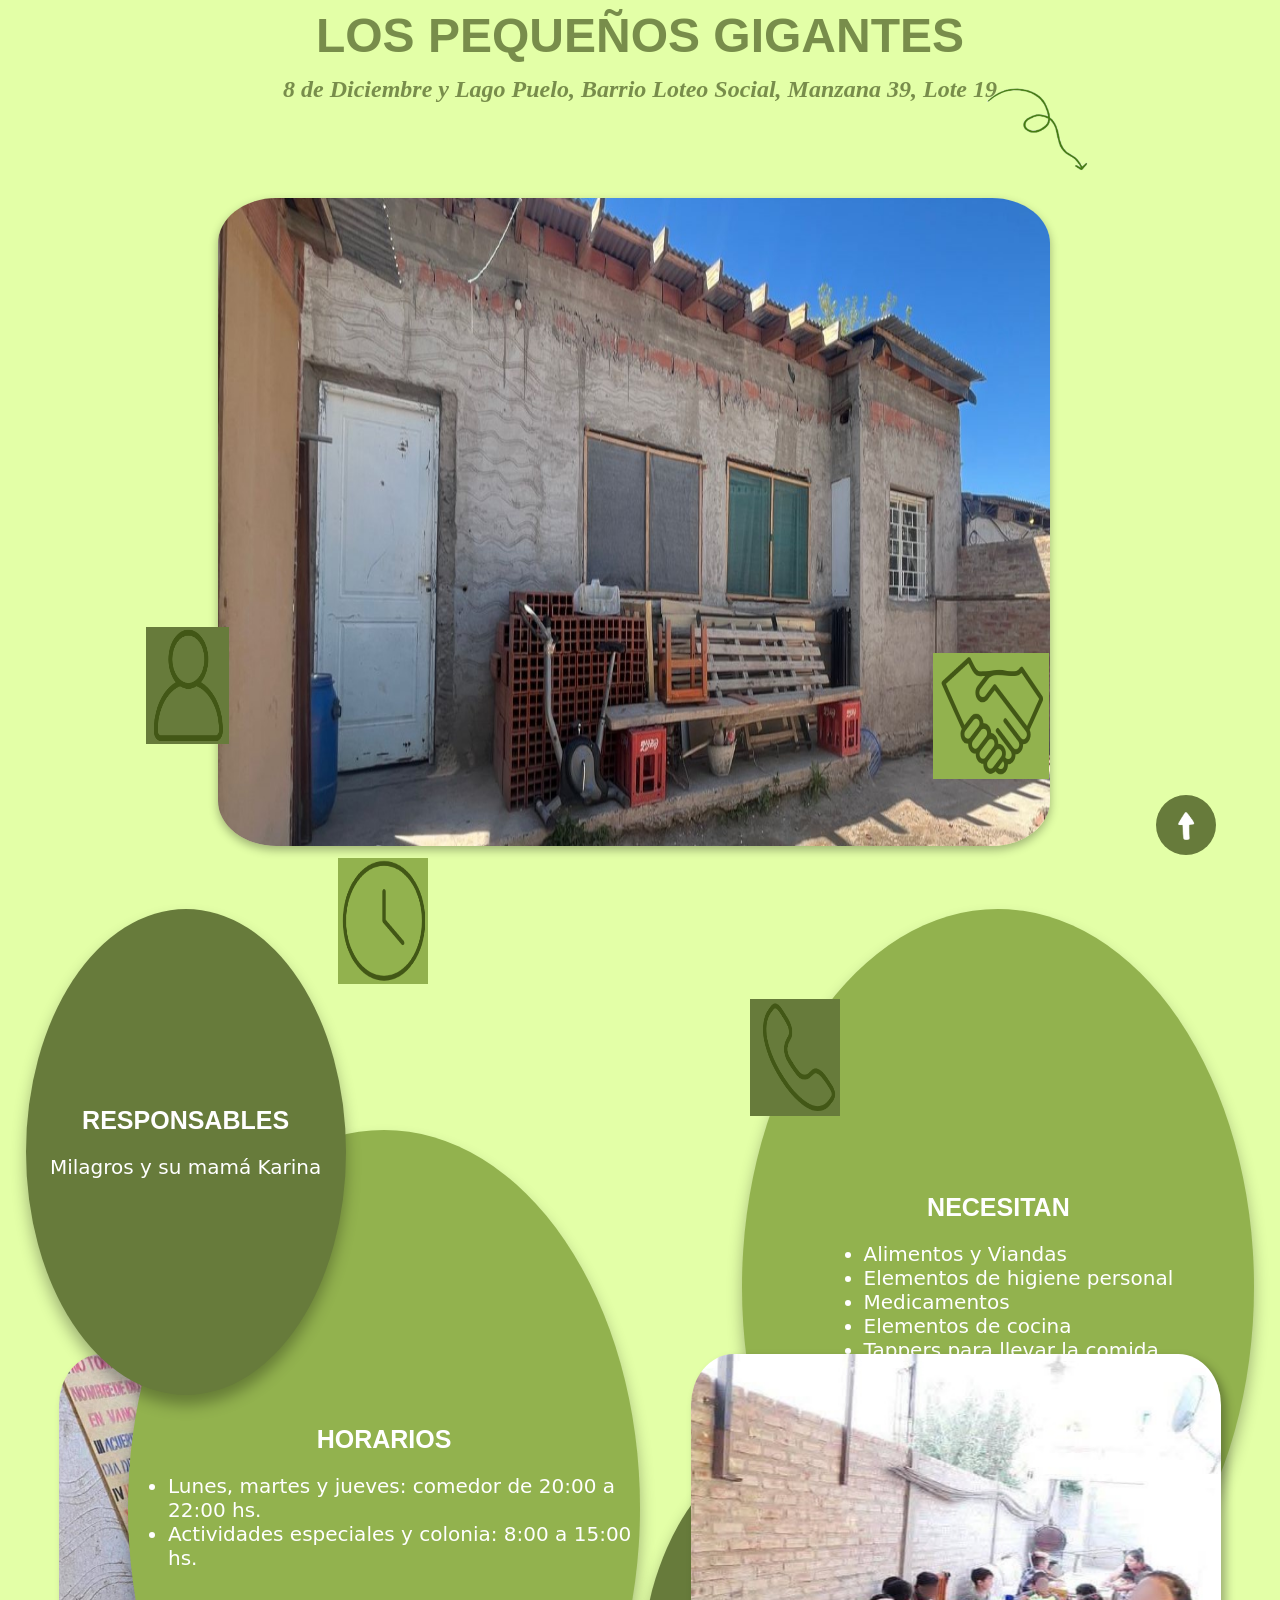
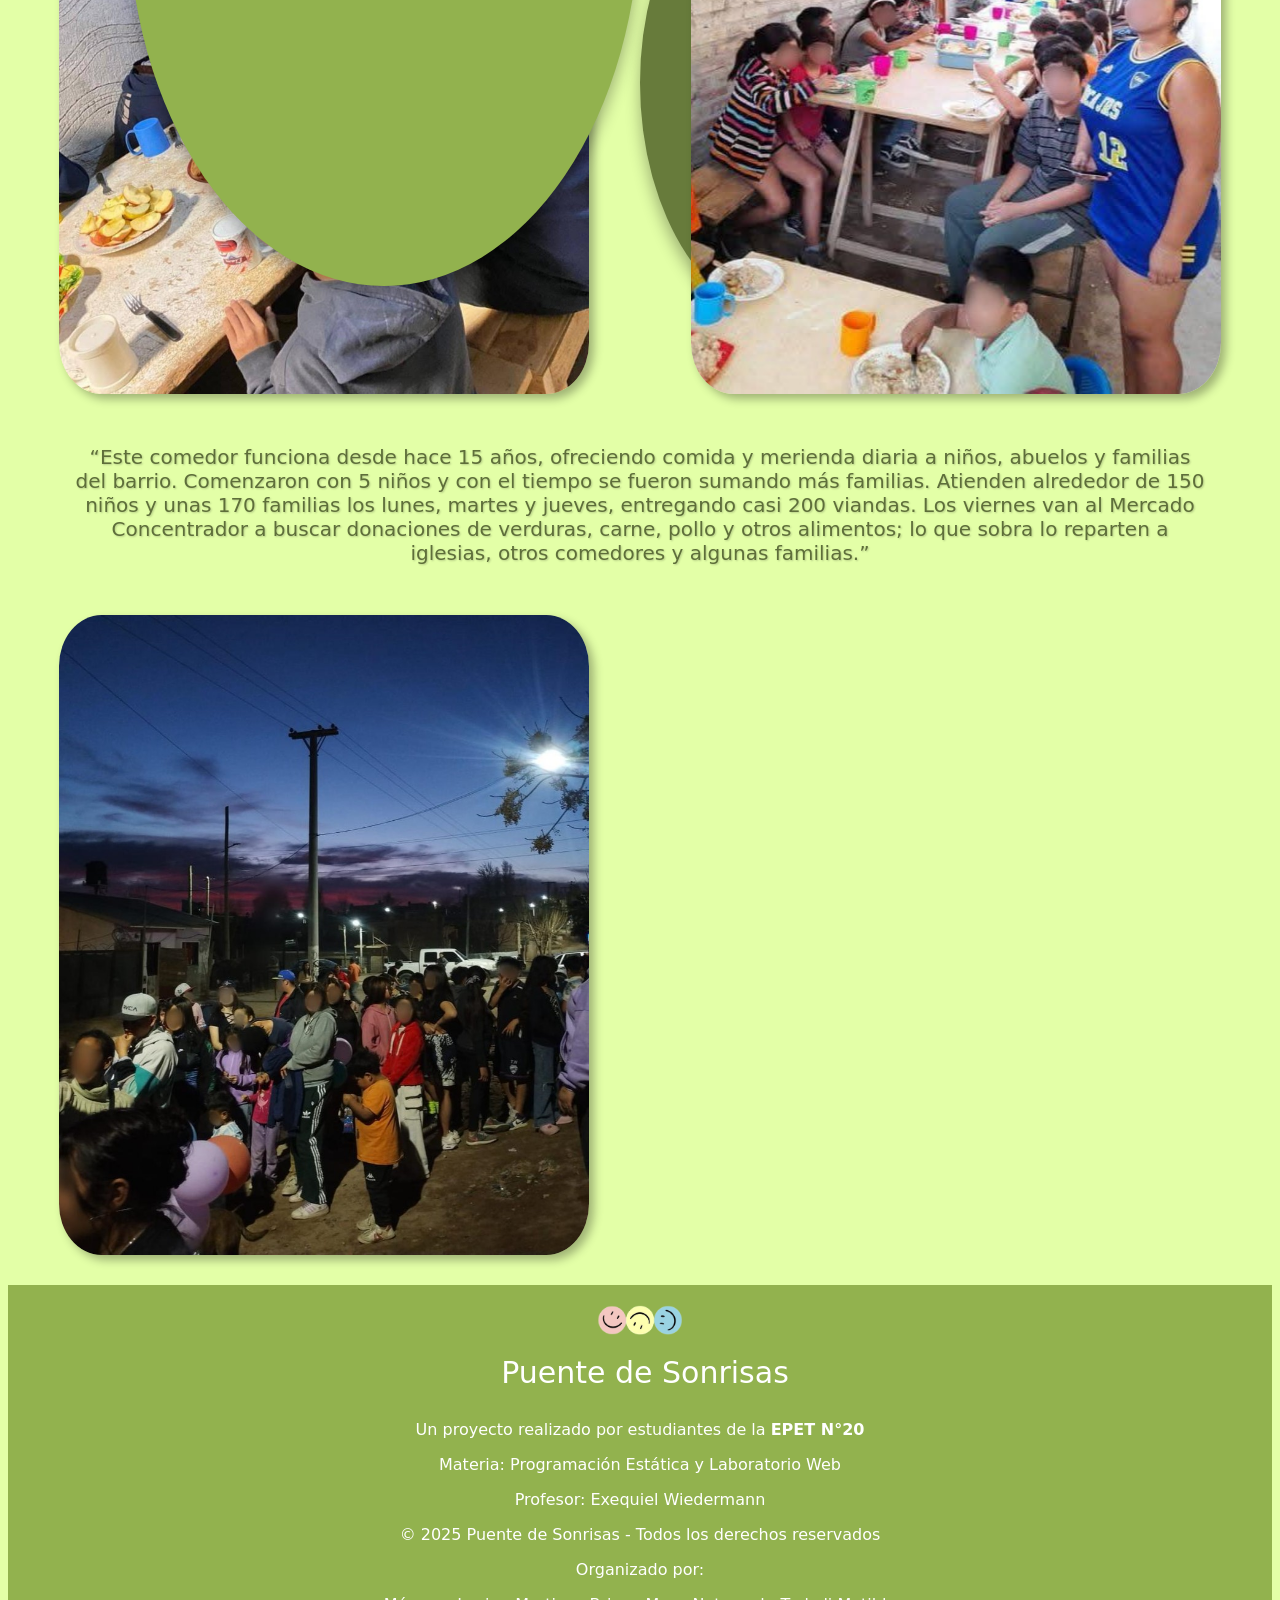
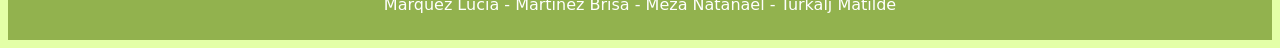
<file: Merendero3.html>
<html>
    <head>
        <script src="JS/Merendero3.js"></script>
        <title>Los pequeños gigantes</title>
        <link rel="stylesheet" href="Css/Merendero3.css">
        <link rel="stylesheet" href="https://fonts.google.com/specimen/Bebas+Neue?utm_source=chatgpt.com">
    </head>
    <body>
        <div id="Principio3">
            <img src="Imagenes/Img_flecha_Merendero3.png" class="flecha">
        </div>
        <div>
            <h1>LOS PEQUEÑOS GIGANTES</h1>
            <h2 class="Direccion">8 de Diciembre y Lago Puelo, Barrio Loteo Social, Manzana 39, Lote 19</h2>
        </div>
        <div>
            <img src="Imagenes/Img_Merendero3-inicio-PequeñosGigantes.jpg" class="ImgMerendero3">
        </div>

    <div>
        <div class="A circ">
            <h2 class="tituloCirc">HORARIOS</h2>
            <ul>
                <li>Lunes, martes y jueves: comedor de 20:00 a 22:00 hs.</li>
                <li>Actividades especiales y colonia: 8:00 a 15:00 hs.</li>
            </ul>
        </div>

        <div class="B circ">
            <h2 class="tituloCirc">RESPONSABLES</h2>
            <p>Milagros y su mamá Karina</p>
        </div>

        <div class="C circ">
            <h2 class="tituloCirc">NECESITAN</h2>
            <ul>
                <li>Alimentos y Viandas</li>
                <li>Elementos de higiene personal</li>
                <li>Medicamentos</li>
                <li>Elementos de cocina</li>
                <li>Tappers para llevar la comida</li>
            </ul>
        </div>

        <div class="D circ">
            <h2 class="tituloCirc">CONTACTO</h2>
            <div class="infoAdicional">
                <form action="https://wa.me/5492995790274" target="_blank">
                    <button type="submit">WhatsApp</button>
                </form>
                <p>Facebook: Karina Comedor<br/>
                                    Alias: comedor.15.nx</p>
            </div>
        </div>

        <img src="Imagenes/icono_Merendero3_Responsables.PNG" class="iconoResponsables">
        <img src="Imagenes/icono_Merendero3_Horarios.PNG" class="iconoHorarios">
        <img src="Imagenes/icono_Merendero3_Necesitan.PNG" class="iconoNecesitan">
        <img src="Imagenes/icono_Merendero3_Contacto.PNG" class="iconoContacto">
    </div>

        <div class="Fila">
            <img src="Imagenes/Img_Merendero3.01.jpg" class="AImg animar-secuencia">
            <img src="Imagenes/Img_Merendero3.02.jpg" class="BImg animar-secuencia">       
        </div>
    
        <p class="Parrafo">
            “Este comedor funciona desde hace 15 años, ofreciendo comida y merienda diaria a niños, 
            abuelos y familias del barrio. Comenzaron con 5 niños y con el tiempo se fueron sumando 
            más familias. Atienden alrededor de 150 niños y unas 170 familias los lunes, martes y 
            jueves, entregando casi 200 viandas. Los viernes van al Mercado Concentrador a buscar 
            donaciones de verduras, carne, pollo y otros alimentos; lo que sobra lo reparten a 
            iglesias, otros comedores y algunas familias.”
        </p>

        <div class="Fila">
            <img src="Imagenes/Img_Merendero3.03.jpg" class="CImg animar-secuencia">
            <img src="Imagenes/Img_Merendero3.04.jpg" class="DImg animar-secuencia">
        </div>

        <div id="CirculoV">
            <a href="#Principio1" id="Volver"><img src="Imagenes/FlechaVolver-Merenderos.png" class="ImgV"></a>
        </div>
        <div class="leaf" style="left: 10%; animation-duration: 7s; animation-delay: 0s;"></div>
        <div class="leaf" style="left: 25%; animation-duration: 10s; animation-delay: 2s;"></div>
        <div class="leaf" style="left: 40%; animation-duration: 8s; animation-delay: 1s;"></div>
        <div class="leaf" style="left: 60%; animation-duration: 9s; animation-delay: 3s;"></div>
        <div class="leaf" style="left: 80%; animation-duration: 6s; animation-delay: 0.5s;"></div>

        <footer id="Footer">
                <img src="Imagenes/icono_inicio_01.png" class="ImgF" />
                <p class="TituloF"> Puente de Sonrisas </p> 
                <p >Un proyecto realizado por estudiantes de la <b>EPET N°20</b></p>
                <p >Materia: Programación Estática y Laboratorio Web</p>
                <p >Profesor: Exequiel Wiedermann</p>
                <p >© 2025 Puente de Sonrisas - Todos los derechos reservados</p>
                <p>Organizado por:</p>
                <p>Márquez Lucia - Martinez Brisa - Meza Natanael - Turkalj Matilde</p>
            </footer>
    </body>
</html>
</file>
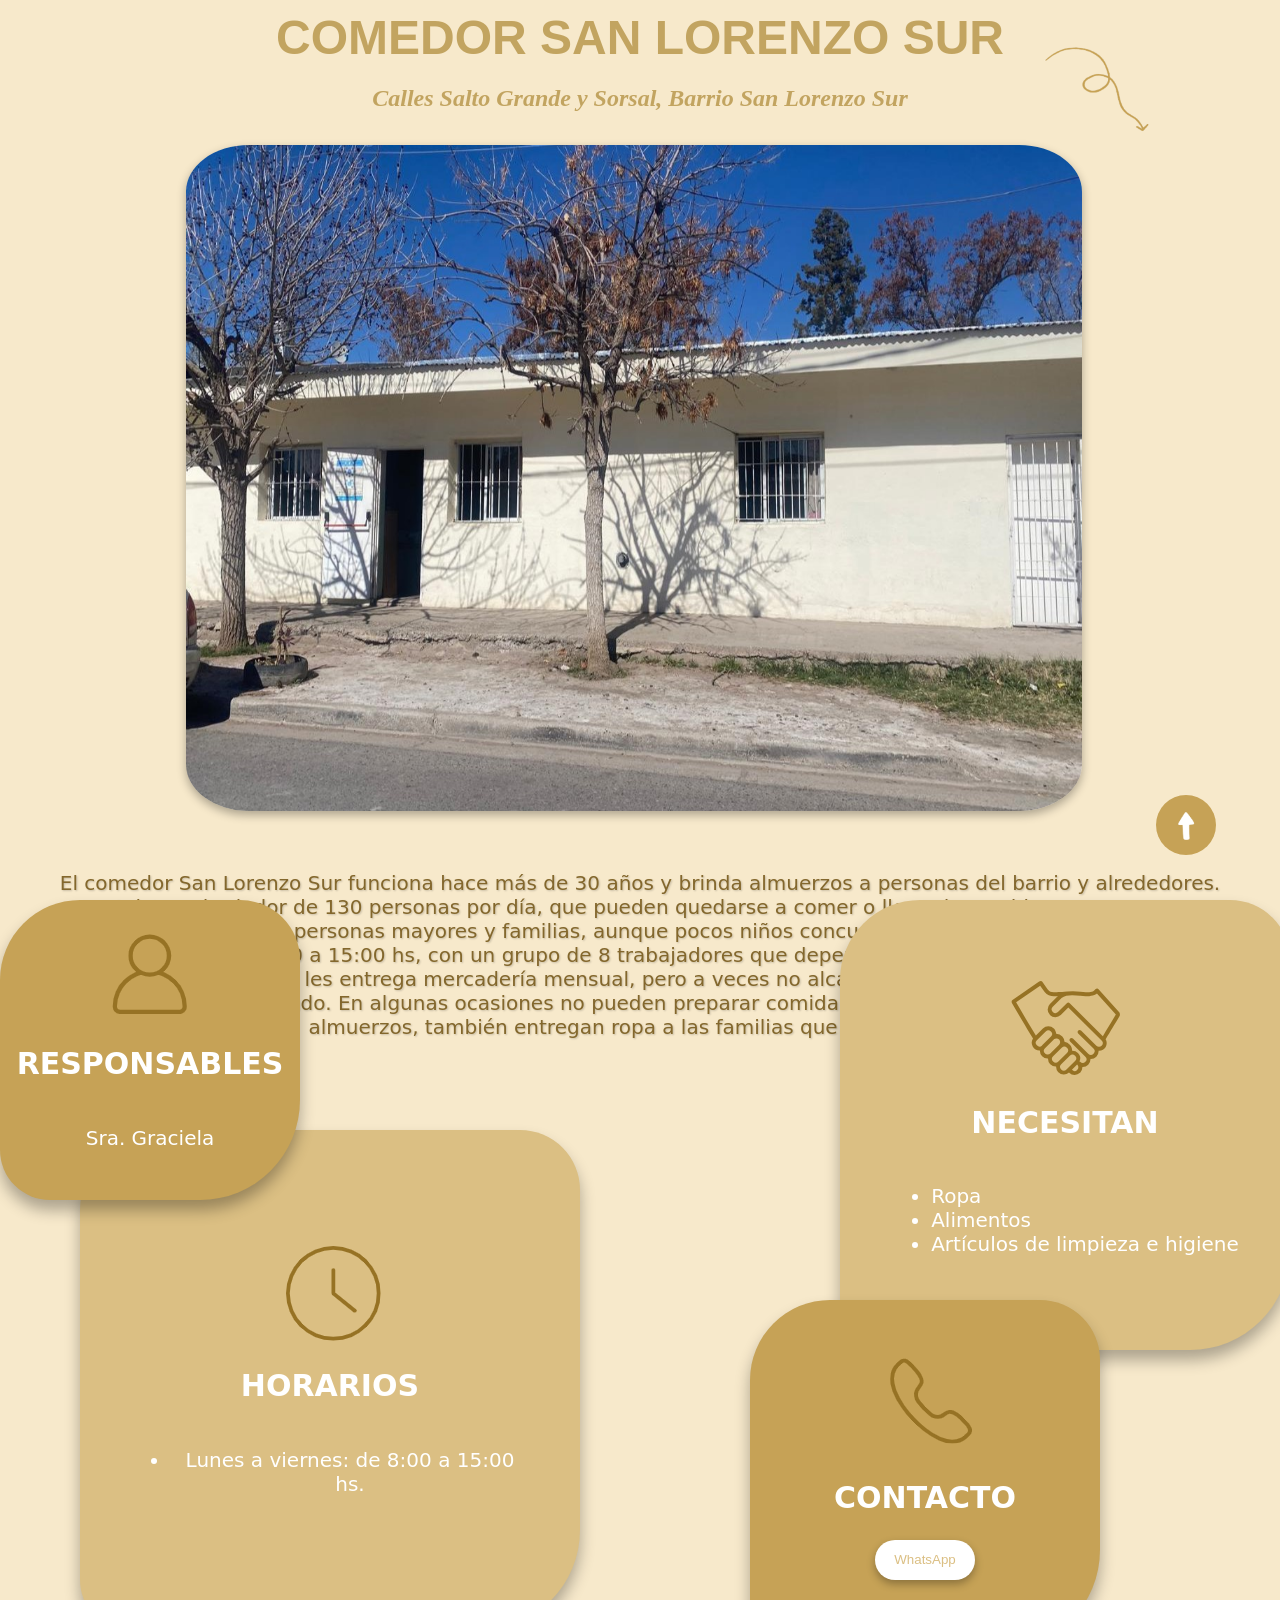
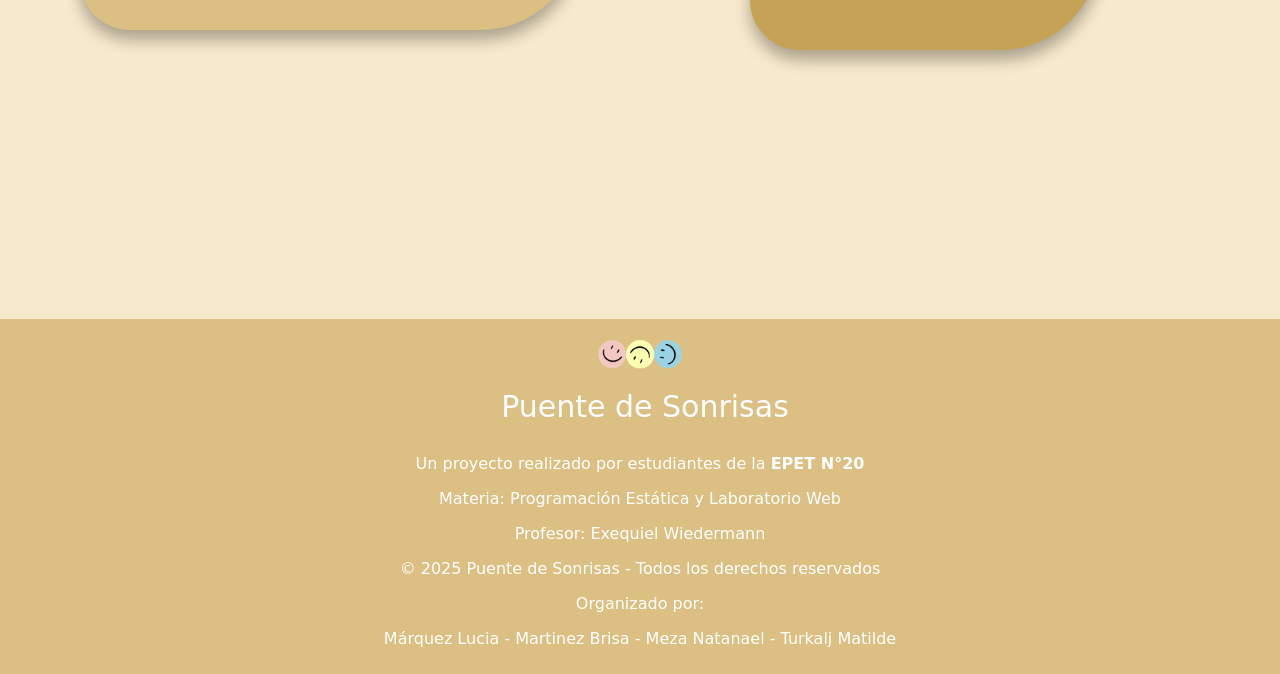
<file: Merendero4.html>
<html>
    <head>
        <title>Comedor San Lorenzo Sur</title>
        <script src="JS/Merendero4.js"></script>
        <title>Comedor San Lorenzo Sur</title>
        <link rel="stylesheet" href="Css/Merendero4.css">
    </head>
    <body>
            <div class="bellota-animada"></div>
            <div class="bellota-animada"></div>
            <div class="bellota-animada"></div>
            <div class="bellota-animada"></div>
            <div class="bellota-animada"></div>
            <div class="bellota-animada"></div>
            <div class="bellota-animada"></div>
            <div class="bellota-animada"></div>
            <div class="bellota-animada"></div>
            <div class="bellota-animada"></div>
            <div class="bellota-animada"></div>
            <div class="bellota-animada"></div>
            
        <div id="Principio4">
            <img src="Imagenes/Img_flecha_Merendero4.png" class="flecha">
            <h1>COMEDOR SAN LORENZO SUR</h1>
            <h2 class="direccion">Calles Salto Grande y Sorsal, Barrio San Lorenzo Sur</h2>
        </div>
        <div>
            <img src="Imagenes/Img_Merendero4-inicio-SanLorenzoSur.jpg" class="imagen4">
        </div>

        <p class="Parrafo">
            El comedor San Lorenzo Sur funciona hace más de 30 años y brinda almuerzos a personas del barrio y alrededores. Asisten alrededor de 130 personas por día, que pueden quedarse a comer o llevar la comida a sus casas. Generalmente asisten personas mayores y familias, aunque pocos niños concurren al lugar.
            El comedor trabaja de lunes a viernes, de 8:00 a 15:00 hs, con un grupo de 8 trabajadores que dependen de la provincia. No cuentan con voluntarios. La provincia les entrega mercadería mensual, pero a veces no alcanza y ellos mismos aportan alimentos para continuar cocinando. En algunas ocasiones no pueden preparar comida por falta de insumos.
            Además de los almuerzos, también entregan ropa a las familias que lo necesitan.
        </p>

        <div class="A">
            <img src="Imagenes/icono_Merendero4_Horarios.PNG">
            <h2 class="tituloCirc">HORARIOS</h2>
            <ul>
                <li>Lunes a viernes: de 8:00 a 15:00 hs. </li>
            </ul>
        </div>
        <div class="B">
            <img src="Imagenes/icono_Merendero4_Responsables.PNG">
            <h2 class="tituloCirc">RESPONSABLES</h2>
            <p>Sra. Graciela </p>
        </div>
        <div class="C">
            <img src="Imagenes/icono_Merendero4_Necesitan.PNG">
            <h2 class="tituloCirc">NECESITAN</h2>
            <ul>
                <li>Ropa</li>
                <li>Alimentos</li>
                <li>Artículos de limpieza e higiene</li>
            </ul>
        </div>
        <div class="D">
            <img src="Imagenes/icono_Merendero4_Contacto.PNG">
            <h2 class="tituloCirc">CONTACTO</h2>
            <form action="http://wa.me/542994209493" target="_blank">
                <button type="submit">WhatsApp</button>
            </form>
        </div>

<!--
        <div class="Fila">
            <img src="Imagenes/" class="AImg animar-secuencia">
            <img src="Imagenes/" class="BImg animar-secuencia">       
        </div>
-->
        
<!--    
        <div class="Fila">
            <img src="Imagenes/" class="CImg animar-secuencia">
            <img src="Imagenes/" class="DImg animar-secuencia">
        </div>
-->
        <div id="CirculoV">
            <a href="#Principio1" id="Volver"><img src="Imagenes/FlechaVolver-Merenderos.png" class="ImgV"></a>
        </div>

        <footer id="Footer">
                <img src="Imagenes/icono_inicio_01.png" class="ImgF" />
                <p class="TituloF"> Puente de Sonrisas </p> 
                <p >Un proyecto realizado por estudiantes de la <b>EPET N°20</b></p>
                <p >Materia: Programación Estática y Laboratorio Web</p>
                <p >Profesor: Exequiel Wiedermann</p>
                <p >© 2025 Puente de Sonrisas - Todos los derechos reservados</p>
                <p>Organizado por:</p>
                <p>Márquez Lucia - Martinez Brisa - Meza Natanael - Turkalj Matilde</p>
            </footer>


    </body>
</html>
</file>
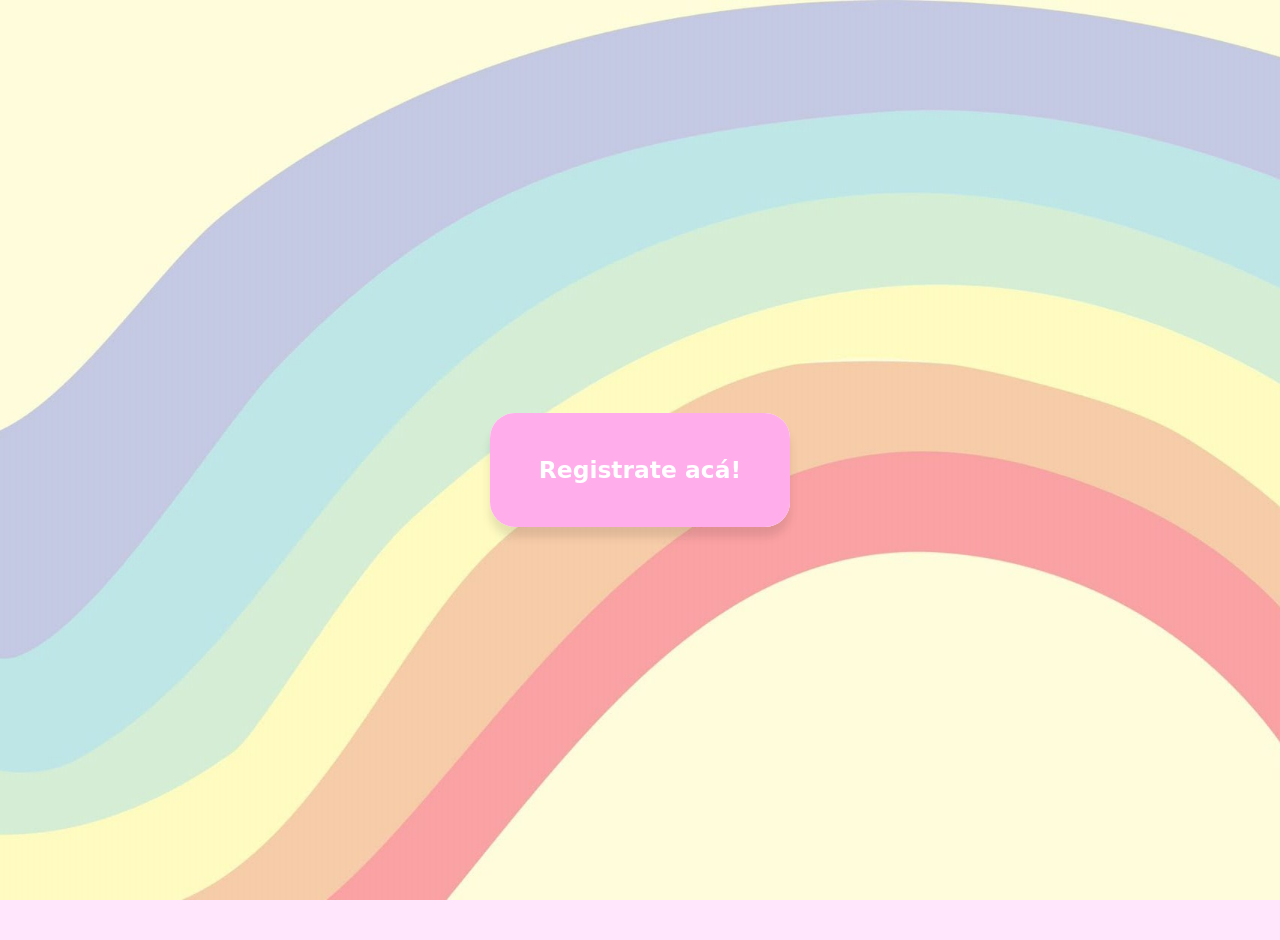
<file: Registro.html>
<html>
    <head>
        <meta name="viewport" content="width=device-width, initial-scale=1.0">
        <title> Registrarse </title>
        <link rel="stylesheet" href="Css/registro.css">
    </head>
    <body>
        <div class="caja">
            <div class="cajita">
                <h3>Registrate acá!</h3>
            </div>
        
            <div class="formulario">
                <h2> Registrarse para Ayudar</h2>
                <div class="filaA">
		            <input type="text" size="30" placeholder="Nombre"/> <!--placeholder es un texto que aparece dentro de un campo antes de que el usuario escriba algo--> 
		            <input type="text" size="30" placeholder="Apellido" /> <br/>
                </div>
            
                <div class="filaB">
                    <input type="text" size="40" placeholder="Correo Electrónico"/>
                    <input type="text" size="30" placeholder="Teléfono (opcional)"/> <br/>
                </div>
		    

                <p>¿Como querés ayudar? </p> 
                <div class="opciones">
		            <input type="checkbox" name="ayuda" value="si" id="ropa"/>
		            <label for="ropa">Ropa</label><br/>

                    <input type="checkbox" name="ayuda" value="si" id="comida"/> 
                    <label for="comida">Alimentos</label> <br/>
		
                    <input type="checkbox" name="ayuda" value="si" id="plata"/> 
                    <label for="plata">Dinero</label> <br/>
            
                    <input type="checkbox" name="ayuda" value="si" id="tiempo"/> 
                    <label for="tiempo">Tiempo como voluntarios</label> <br/>
                    <input type="checkbox" name="ayuda" value="si" id="Otros"/> 
                    <label for="Otros">Otros</label> <br/><br/><br/>
                </div>

                <label for="met">Elegí el Merendero: </label>
		            <select name="met" id="met"> 
			            <option value=" " selected="selected">Selecciona</option>
                        <option value="1" >Luz de Esperanza</option>
                        <option value="2" >Solcitos de Ruca Antu</option>
                        <option value="3" >Los Pequeños Gigantes</option>
                        <option value="4" >San Lorenzo Sur</option>
		            </select> <br/> 
            
                <p>Días y horarios en los que podés colaborar:</p>
                <input type="text" size="70" placeholder="Ejemplo: Martes y Jueves de 10 a 14 hs."/> <br/> 

                <input type="text" size="70" placeholder="Contanos un poco más sobre cómo te gustaría ayudar"/> <br/> 
            
                <input type="checkbox" name="consentimiento" id="acepto"/>
                <label for="acepto">Acepto compartir mis datos para contacto.</label> <br/> <br/>

                <input type="submit" value="Enviar" name="Enviar" class="botón"/>
                <input type="reset" value="Cancelar" name="Cancelar" class="botón"/>
            </div>
        </div>
    </body>
</html>
</file>
<file: Css/estilo.css>
html,body{
    scroll-behavior: smooth;
    margin: 0;
    padding: 0;
    width: 100%;
}
/*------------------ Fondo 1 ------------------*/
#fondo1{
    margin: auto;
    background-color:#FFFFB0;
    padding-top: 120px;
}

.barranav{
    background-color: rgb(211, 235, 161);
    display: flex;
    justify-content: space-between;
    padding: 10px 50px 10px 25px;
    margin-bottom: 30px;
    position:fixed;
    top: 0px;
    right: 0px;
    left: 0px;
    z-index: 100;
}

.barraLinks{
    display: flex;
    gap: 150px;
    align-items: center;
}

.barraLinks a{
    text-align: center;
    text-decoration: none;
    color: white;
    font-family:Arial, Helvetica, sans-serif;
    font-weight: bold;
}

.logo{
    padding-right: 30px;
}

.fila{
    display: flex;
}

.columna{
    width: 500px;
    min-width: 520px;
    max-width: 600px;
}

.Titulo{
    background-color: #ffd2d5;
    width: 130%;
    border-radius: 50px;
    margin-left: 20px;
    font-family: 'Barrio', cursive;
    box-shadow: 8px 8px 8px rgba(68, 68, 68, 0.3);
    flex-direction: column;
    align-items: center;
    padding: 1px;
    opacity: 0;
    transform: translateY(-20px);
    animation: aparecer 1s ease forwards;
}

#Titulo{
    font-size: 130px;
    text-align:  center;
    color: white;
    text-shadow: 0 4px 4px rgba(134, 133, 133, 0.3);
}

.Manos{
    align-items: flex-start;
    width: 35%;
    min-width: 300px;
    padding-bottom: 5%;
    opacity: 0;
    transform: translateY(-20px);
    animation: aparecer 1s ease forwards;
}

#InicioImg{
    position:absolute;
    height: auto;
    width: 90%;
    max-width: 480px;
    display: block;
    border-radius: 500% 500% 0% 0%;
    bottom: 10%;
    left: 62%;
}

#ParrafoI {
    width: 130%;
    font-size: 20px;
    padding-left: 30px;
    padding-right: 10px;
    padding-top: 20px;
    text-align: center;
    color: #3b3b3b;
    font-family: system-ui, -apple-system, BlinkMacSystemFont, 'Segoe UI', Roboto, Oxygen, Ubuntu, Cantarell, 'Open Sans', 'Helvetica Neue', sans-serif;
    opacity: 0;
    transform: translateY(-20px);
    animation: aparecer 1s ease forwards;
} 

.deco1inicio{
    position: absolute;
    z-index: 8;
    bottom: 60%;
    right: 88%;
    width: 170px;
    height: 150px;
    animation: zoom 3s ease-in-out infinite;  
}

.deco2inicio{
    position: absolute;
    z-index: 8;
    top: 78%;
    left: 47%;
    width: 140px;
    height: 120px;
    animation: zoom 3s ease-in-out infinite; 
}
.deco3inicio{
    position: absolute;
    z-index: 8;
    top: 190px;
    left: 59%;
    width: 120px;
    animation: zoom 3s ease-in-out infinite; 
}
.deco4inicio{
    position: absolute;
    z-index: 8;
    top: 92%;
    left: 86%;
    width: 140px;
    animation: girar 20s linear infinite; 
}

/* ------------------ Página 2 ------------------*/

#fondo2{
    margin: auto;
    position: relative;
    background-color:#fdf3dd;
}

.filaA,.filaB{
    margin: auto;
    display: flex;
    gap: 50px;
    padding:20px 50px 20px 50px;
    justify-content: center;
}

.caja1,.caja2,.caja3,.caja4{
    margin: auto;
    width: 40%;
    height: 300px;
    border-radius: 50px;
    display: flex;
    justify-content: space-between;
    align-items: center;
    padding: 20px;
    box-shadow: 0 6px 6px rgba(134, 133, 133, 0.3);
    transition: all 0.4s ease;
    position: relative;

}

.caja1:hover,.caja2:hover,.caja3:hover,.caja4:hover{
    transform: scale(1.05);
}

.caja1{
    background-color: #CAAACD;
}
.caja2{
    background-color: #D6E8F7;
}
.caja3{
    background-color: #BFDC80;
}
.caja4{
    background-color: #F1DFB6;
}

.texto{
    margin: auto;
    font-size: 20px;
    color: white;
    text-align: left;
    padding-left: 10px;
}

.TextVL{
    margin: auto;
    padding-bottom: 35px;
    text-shadow: 0 3px 3px rgba(34, 34, 34, 0.3);
}

.BtnMas{
    margin: auto;
    background-color:#5b5e5548;
    border-radius: 10px;
    text-decoration: none;
    color: white;
    padding: 10px;
    font-family: system-ui, -apple-system, BlinkMacSystemFont, 'Segoe UI', Roboto, Oxygen, Ubuntu, Cantarell, 'Open Sans', 'Helvetica Neue', sans-serif;
    font-size: 16px;
    transition: box-shadow 0.3s ease;
}

.BtnMas:hover{
    box-shadow: 0px 4px 6px rgba(0, 0, 0, 0.4);
}

.Btn{
    margin: auto;
    padding-bottom: 30px;
}

.ImgIn{
    margin: auto;
    width: 200px;
    height: 250px;
    border-radius: 15px;
}

#imgCuatroflores{
    margin: 0 auto;
    position: absolute;
    z-index: 4;
    top: 80%;
    left: 100%;
    transform: translate(-50%, -50%);
    width: 30%;
    transform-origin: center;
    transition: transform 0.4s ease;
}

#imgFlor{
    margin: 0 auto;
    position: absolute;
    z-index: 4;
    top: 20%;
    left: 60%;
    transform: translate(-50%, -50%);
    width: 30%;
    transform-origin: center;
    transition: transform 0.4s ease;
}

#imgPestaña{
    margin: 0 auto;
    position: absolute;
    z-index: 4;
    left: 100%;
    bottom: 50%;
    transform: translate(-50%, -50%);
    width: 40%;
    transform-origin: center;
    transition: transform 0.4s ease;
}

#imgRulo{
    margin: 0 auto;
    position: absolute;
    z-index: 4;
    top: 50%;
    right: 75%;
    transform: translate(-50%, -50%);
    width: 30%;
    transform-origin: center;
    transition: transform 0.4s ease;
}

#imgEstrellas{
    margin: 0 auto;
    position: absolute;
    z-index: 4;
    top: 90%;
    left: 100%;
    transform: translate(-50%, -50%);
    width: 35%;
    transform-origin: center;
    transition: transform 0.4s ease;
}

#imgRayitas{
    margin: 0 auto;
    position: absolute;
    z-index: 4;
    bottom: 48%;
    left: 8%;
    transform: translate(-50%, -50%);
    width: 40%;
    transform-origin: center;
    transition: transform 0.4s ease;
}

#imgCarita{
    margin: 0 auto;
    position: absolute;
    z-index: 4;
    top: 80%;
    left: 60%;
    transform: translate(-50%, -50%);
    width: 35%;
    transform-origin: center;
    transition: transform 0.4s ease;
}

#imgEstrella{
    margin: 0 auto;
    position: absolute;
    z-index: 4;
    bottom: 60%;
    left: 94%;
    transform: translate(-50%, -50%);
    width: 25%;
    transform-origin: center;
    transition: transform 0.4s ease;
}

#imgAsterisco{
    margin: 0 auto;
    position: absolute;
    z-index: 4;
    top: 30%;
    right: 18%;
    transform: translate(-50%, -50%);
    width: 25%;
    transform-origin: center;
    transition: transform 0.4s ease;
}

/*------------------ Página 3 ------------------*/
#fondo3{
    margin: auto;
    background-color: #fbd6ff;
    padding: 10px;
}

.tituloC{
    text-align: center;
    color: white;
    font-size: 50px;
    font-family: system-ui, -apple-system, BlinkMacSystemFont, 'Segoe UI', Roboto, Oxygen, Ubuntu, Cantarell, 'Open Sans', 'Helvetica Neue', sans-serif;
    z-index: 2;
    position: relative;
    text-shadow: 0 4px 4px rgba(134, 133, 133, 0.3);
}

.parrafoC{
    text-align: center;
    color: #3b3b3b;
    font-size: 18px;
    font-family: system-ui, -apple-system, BlinkMacSystemFont, 'Segoe UI', Roboto, Oxygen, Ubuntu, Cantarell, 'Open Sans', 'Helvetica Neue', sans-serif;
    margin: 30px;
    padding-left: 200px;
    padding-right: 200px;
}

.galeriaNovedades{
    display: flex;
    padding-left: 22px;
    padding-right: 80px;
    gap: 2%;
}

.novedadesImg{
    width: 300px;
    height: 500px;
    border-radius: 50px;
    right: 300px;
}

.descripNovedades{
    text-align: center;
    color:#3b3b3b;
    font-size: 15px;
    font-family: system-ui, -apple-system, BlinkMacSystemFont, 'Segoe UI', Roboto, Oxygen, Ubuntu, Cantarell, 'Open Sans', 'Helvetica Neue', sans-serif;
    padding-right: 30px;
    padding-left: 10px;
    margin-bottom: 40px;
}

/* ------------------ Fondo 4 ------------------*/

#fondo4{
    margin: auto;
    background-color: #e7ffb1;
    padding-left: 90px;
    padding-top: 10px;
    display: flex;
    align-items: center;
}

h2{
    margin: auto;
    font-family: system-ui, -apple-system, BlinkMacSystemFont, 'Segoe UI', Roboto, Oxygen, Ubuntu, Cantarell, 'Open Sans', 'Helvetica Neue', sans-serif;
}

h3{
    margin: auto;
    font-family: Arial, Helvetica, sans-serif;   
    font-size: 18px;
}

.parrafoD {
    margin: auto;
    color: white;
    background-color: #bfd68f;
    width:700px;
    height: 500px;
    border-radius: 50px;
    margin: 40px 40px 40px 80px;
    padding: 10px  40px 70px 40px;
}

.parrafo{
    font-size: 19px;
    text-align:center;
    margin: auto;
    margin-top: 50px;
    font-family: system-ui, -apple-system, BlinkMacSystemFont, 'Segoe UI', Roboto, Oxygen, Ubuntu, Cantarell, 'Open Sans', 'Helvetica Neue', sans-serif;
    text-shadow: 0 5px 4px rgba(5, 5, 5, 0.3);
}

.parrafoNosotros{
    margin: auto;
    color:white;
    font-family: system-ui, -apple-system, BlinkMacSystemFont, 'Segoe UI', Roboto, Oxygen, Ubuntu, Cantarell, 'Open Sans', 'Helvetica Neue', sans-serif;
    font-size: 100px;
    text-shadow: 0 5px 5px rgba(134, 133, 133, 0.3);
}

.decorativa1{
    margin: 0 auto;
    position: relative;
    width: 180px;
    height: 180px;
    top: 100px;
    left: 260px;
}

/*---------Animaciones---------*/

/* Animación Noticias */
.animar-secuencia{
    opacity: 0;
    transform: translateY(50px);
    transition: all 0.4s ease-out;
}
.animar-secuencia.visible{
    opacity: 1;
    transform: translateY(0);
}
/* Animación Inicio */
.animar-rebote{
    opacity: 0;
    transform: scale(0.5);
    transition: all 0.6s cubic-bezier(0.68, -0.55, 0.27, 1.55);
    z-index: 3;
}
.animar-rebote.visible-rebote{
    opacity: 1;
    transform: scale(1);
}

@keyframes girar{
    from{ transform: rotate(0deg);}
    to{transform: rotate(360deg);}
}
@keyframes aparecer {
    from{opacity: 0; transform: translateY(20px);}
    to{opacity: 1; transform: translateY(0);}
}
@keyframes largo{
    0% {transform: scaleX(1);}
    50%{transform: scaleX(1.4);}
    100%{transform: scaleX(1);}
}
@keyframes zoom{
    0% {transform: scale(1);}
    50%{transform: scale(1.1);}
    100%{transform: scale(1);}
}

@media (prefers-reduced-motion: reduce){
    img.decorativa2{
    animation-duration: 0.001ms !important;
    animation-iteration-count:1 !important;;
    }
    img.decorativa3{
    animation-duration: 0.001ms !important;
    animation-iteration-count:1 !important;;
    }
    img.decorativa4{
    animation-duration: 0.001ms !important;
    animation-iteration-count:1 !important;;
    }

}
.decorativa2{
    margin: 0 auto;
    position: relative;
    top:150px;
    left: 280px;
    width: 120px;
    height: 120px;
    animation: girar 7s linear infinite;
}
.decorativa3{
    margin: 0 auto;
    position: relative;
    top: 20px;
    right: 350px;
    animation: girar 7s linear infinite;

}
.decorativa4{
    margin: 0 auto;
    position: relative;
    bottom: 10px;
    left: 90px;
    width: 100px;
    height: 100px;
    animation: girar 7s linear infinite;

}


@media(prefers-reduced-motion: reduce){
    img.decorativa5{
        animation-duration: 0.001ms !important;
        animation-iteration-count: 1 !important;
    }
}
.decorativa5{
    margin: 0  auto;
    position: relative;
    bottom:150px;
    left: 180px;
    width: 200px;
    height: 200px;
    animation: largo 8s ease-in-out infinite;
    display: block;
}

.decorativa7{
    margin: 0 auto;
    position: relative;
    bottom: 5%;
    left: 65%;
    width: 220px;
    height: 60px;
}

.decorativa8{
    margin: 0 auto;
    position: relative;
    bottom: 105%;
    left: 38%;
    width: 128px;
    height: 110px;
}


@media(prefers-reduced-motion: reduce){
    img.decorativa9{
        animation-duration: 0.001ms !important;
        animation-iteration-count: 1 !important;
    }
}
.decorativa9{
    margin: 0 auto;
    position: relative;
    bottom: 1%;
    right: 78%;
    width: 80px;
    height: 80px;
    animation: zoom 2s ease-in-out infinite;

}

#Footer{
    background-color:#bfd68f; 
    color:white; 
    text-align:center; 
    font-family: system-ui, -apple-system, BlinkMacSystemFont, 'Segoe UI', Roboto, Oxygen, Ubuntu, Cantarell, 'Open Sans', 'Helvetica Neue', sans-serif;
    padding: 10px;
}

.TituloF{
    margin-left: 10px;
    font-size: 30px;
}

.ImgF{
    position: relative;
    top: 10px;
    width: 90px;
    height: 30px;
}

/*------------------ ------------------  Primer Media ------------------ ------------------ */
/*--------- Pantalla Grande --------- */
@media(min-width: 1500px){
html{
    scroll-behavior: smooth;
}

/*------------------ Página 1 ------------------*/
#fondo1{
    margin: auto;
    background-color:#FFFFB0;
    padding-top: 120px;
}

.barranav{
    background-color: rgb(211, 235, 161);
    display: flex;
    justify-content: space-between;
    padding: 10px 50px 10px 25px;
    margin-bottom: 30px;
    position:fixed;
    top: 0px;
    right: 9px;
    left: 9px;
    z-index: 100;
}

.barraLinks{
    display: flex;
    gap: 150px;
    align-items: center;
}

.barraLinks a{
    text-align: center;
    text-decoration: none;
    color: white;
    font-family:Arial, Helvetica, sans-serif;
    font-weight: bold;
}

.logo{
    padding-right: 30px;
}

.fila{
    display: flex;

.columna{
    width: 500px;
    min-width: 520px;
    max-width: 900px;
}

.Titulo {
    background-color: #ffd2d5;
    width: 130%;
    border-radius: 50px;
    font-family: 'Barrio', cursive;
    box-shadow: 8px 8px 8px rgba(68, 68, 68, 0.3);
    flex-direction: column;
    align-items: center;
    padding: 1px;
    opacity: 0;
    transform: translateY(-20px);
    animation: aparecer 1s ease forwards;
}

#Titulo{
    font-size: 130px;
    text-align:  center;
    color: white;
    text-shadow: 0 4px 4px rgba(134, 133, 133, 0.3);
}

#ParrafoI{
    font-size: 20px;
    width: 130%;
    padding-left: 4%;
    padding-top: 10%;
    text-align: center;
    color: #3b3b3b;
    font-family: system-ui, -apple-system, BlinkMacSystemFont, 'Segoe UI', Roboto, Oxygen, Ubuntu, Cantarell, 'Open Sans', 'Helvetica Neue', sans-serif;
    opacity: 0;
    transform: translateY(-20px);
    animation: aparecer 1s ease forwards;
}

.Manos{
    align-items: flex-start;
    width: 35%;
    min-width: 300px;
    padding-bottom: 5%;
    opacity: 0;
    transform: translateY(-20px);
    animation: aparecer 1s ease forwards;
}

#InicioImg{
    height: auto;
    width: 100%;
    max-width: 500px;
    display: block;
    border-radius: 500% 500% 0% 0%;
}

.deco1inicio{
    position: absolute;
    bottom: 60%;
    right: 88%;
    width: 180px;
    height: 160px;
    z-index: 1px;
}

.deco2inicio{
    position: absolute;
    top: 76%;
    left: 46%;
    width: 160px;
    height: 140px;
    animation: zoom 2s ease-in-out infinite;

}

.deco3inicio{
    position: absolute;
    left: 59%;
    width: 160px;
    animation: zoom 2s ease-in-out infinite;
}

.deco4inicio{
    margin: 0 auto;
    position: absolute;
    top: 110%;
    left: 87%;
    animation: girar 4s linear infinite;

}
/*------------------ ------------------ */
.columna{
    width: 500px;
    min-width: 520px;
    max-width: 900px;
}

.Titulo {
    background-color: #ffd2d5;
    width: 130%;
    border-radius: 50px;
    font-family: 'Barrio', cursive;
    box-shadow: 8px 8px 8px rgba(68, 68, 68, 0.3);
    flex-direction: column;
    align-items: center;
}

#Titulo {
    font-size: 140px; 
}

#ParrafoI {
    width: 130%;
    font-size: 20px;
    margin-left: auto;
    margin-right: auto;
    padding-top: 20px;
}

#InicioImg{
    position:absolute;
    height: auto;
    width: 90%;
    max-width: 480px;
    display: block;
    border-radius: 500% 500% 0% 0%;
    bottom: 1%;
    top: 10%;
    left: 62%;
}

.filaA, .filaB, .galeriaNovedades{
    gap: 5%;
    padding-left: 8%;
    padding-right: 8%;
}

.barranav{
    padding-left: 8%;
    padding-right: 8%;
}

.parrafoD{
    width: 60%;
    margin-left: 10%;
    margin-right: 10%;
    font-size: 120%;
}

.parrafoNosotros{
    font-size: 400%;
}

.deco1inicio{
    position: absolute;
    bottom: 65%;
    right: 88%;
    width: 180px;
    height: 160px;
}

.deco2inicio{
    position: absolute;
    top: 75%;
    left: 46%;
    width: 160px;
    height: 140px;
}

.deco3inicio{
    position: absolute;
    left: 59%;
    width: 160px;
}

.deco4inicio{
    position: absolute;
    top: 92%;
    left: 87%;
}

.deco2inicio{
    position: absolute;
    z-index: 8;
    top: 75%;
    left: 48%;
    width: 160px;
    height: 140px;
}

.deco3inicio{
    position: absolute;
    z-index: 8;
    left: 59%;
    width: 160px;
}

.deco4inicio{
    position: absolute;
    z-index: 8;
    top: 92%;
    left: 87%;
}
/*------------------ ------------------ */
/*------------------ Fondo 2 ------------------*/
#fondo2{
    margin: auto;
    position: relative;
    background-color:#fdf3dd;
}

.filaA,.filaB{
    margin: auto;
    display: flex;
    gap: 50px;
    padding:20px 50px 20px 50px;
    justify-content: center;
}

.caja1,.caja2,.caja3,.caja4{
    margin: auto;
    width: 40%;
    height: 300px;
    border-radius: 50px;
    display: flex;
    justify-content: space-between;
    align-items: center;
    padding: 20px;
    box-shadow: 0 6px 6px rgba(134, 133, 133, 0.3);
    transition: all 0.4s ease;
}

.caja1:hover,.caja2:hover,.caja3:hover,.caja4:hover{
    transform: scale(1.05);
}

.caja1{
    background-color: #CAAACD;
}
.caja2{
    background-color: #D6E8F7;
}
.caja3{
    background-color: #BFDC80;
}
.caja4{
    background-color: #F1DFB6;
}

.texto{
    margin: auto;
    font-size: 20px;
    color: white;
    text-align: left;
    padding-left: 10px;
}

.TextVL{
    margin: auto;
    padding-bottom: 35px;
    text-shadow: 0 3px 3px rgba(34, 34, 34, 0.3);
}

.BtnMas{
    margin: auto;
    background-color:#5b5e5548;
    border-radius: 10px;
    text-decoration: none;
    color: white;
    padding: 10px;
    font-family: system-ui, -apple-system, BlinkMacSystemFont, 'Segoe UI', Roboto, Oxygen, Ubuntu, Cantarell, 'Open Sans', 'Helvetica Neue', sans-serif;
    font-size: 16px;
    transition: box-shadow 0.3s ease;
}

.BtnMas:hover{
    box-shadow: 0px 4px 6px rgba(0, 0, 0, 0.4);
}

.Btn{
    margin: auto;
    padding-bottom: 30px;
}

.ImgIn{
    margin: auto;
    width: 200px;
    height: 250px;
    border-radius: 15px;
}

#imgCuatroflores{
    margin: 0 auto;
    position: absolute;
    z-index: 4;
    top: 80%;
    left: 45%;
    transform: translate(-50%, -50%);
    width: 15%;
}

#imgFlor{
    margin: 0 auto;
    position: absolute;
    z-index: 4;
    top: 60%;
    left: 78%;
    transform: translate(-50%, -50%);
    width: 15%;
}

#imgPestaña{
    margin: 0 auto;
    position: absolute;
    z-index: 4;
    left: 94%;
    bottom: 75%;
    transform: translate(-50%, -50%);
    width: 15%;
}

#imgRulo{
    margin: 0 auto;
    position: absolute;
    z-index: 4;
    top: 67%;
    right: 80%;
    transform: translate(-50%, -50%);
    width: 15%;
}

#imgEstrellas{
    margin: 0 auto;
    position: absolute;
    z-index: 4;
    top: 93%;
    left: 93%;
    transform: translate(-50%, -50%);
    width: 15%;
}

#imgRayitas{
    margin: 0 auto;
    position: absolute;
    z-index: 4;
    bottom: 75%;
    left: 9%;
    transform: translate(-50%, -50%);
    width: 15%;
}

#imgCarita{
    margin: 0 auto;
    position: absolute;
    z-index: 4;
    top: 37%;
    left: 45%;
    transform: translate(-50%, -50%);
    width: 15%;
}

#imgEstrella{
    margin: 0 auto;
    position: absolute;
    z-index: 4;
    bottom: 77%;
    left: 30%;
    transform: translate(-50%, -50%);
    width: 11%;
}

#imgAsterisco{
    margin: 0 auto;
    position: absolute;
    z-index: 4;
    top: 30%;
    right: 9%;
    transform: translate(-50%, -50%);
    width: 13%;
}

/*------------------  Fondo 3 ------------------ */
#fondo3{
    margin: auto;
    background-color: #fbd6ff;
    padding: 10px;
}

.tituloC{
    text-align: center;
    color: white;
    font-size: 50px;
    font-family: system-ui, -apple-system, BlinkMacSystemFont, 'Segoe UI', Roboto, Oxygen, Ubuntu, Cantarell, 'Open Sans', 'Helvetica Neue', sans-serif;
    z-index: 2;
    position: relative;
    text-shadow: 0 4px 4px rgba(134, 133, 133, 0.3);
}

.parrafoC{
    text-align: center;
    color: #3b3b3b;
    font-size: 18px;
    font-family: system-ui, -apple-system, BlinkMacSystemFont, 'Segoe UI', Roboto, Oxygen, Ubuntu, Cantarell, 'Open Sans', 'Helvetica Neue', sans-serif;
    margin: 30px;
    padding-left: 200px;
    padding-right: 200px;
}

.galeriaNovedades{
    display: flex;
    padding-left: 20px;
    padding-right: 20px;
    gap: 25px;
}

.novedadesImg{
    width: 300px;
    height: 500px;
    border-radius: 50px;
    right: 300px;
}

.descripNovedades{
    text-align: center;
    color:#3b3b3b;
    font-size: 15px;
    font-family: system-ui, -apple-system, BlinkMacSystemFont, 'Segoe UI', Roboto, Oxygen, Ubuntu, Cantarell, 'Open Sans', 'Helvetica Neue', sans-serif;
    padding-right: 30px;
    padding-left: 10px;
    margin-bottom: 40px;
}
}

/*------------------  Fondo 4 ------------------ */
#fondo4{
    margin: auto;
    background-color: #e7ffb1;
    padding-left: 90px;
    padding-top: 10px;
    display: flex;
    align-items: center;

}

h2{
    margin: auto;
    font-family: system-ui, -apple-system, BlinkMacSystemFont, 'Segoe UI', Roboto, Oxygen, Ubuntu, Cantarell, 'Open Sans', 'Helvetica Neue', sans-serif;
}

h3{
    margin: auto;
    font-family: Arial, Helvetica, sans-serif;   
    font-size: 18px;
}

.parrafoD {
    margin: auto;
    color: white;
    background-color: #bfd68f;
    width:700px;
    height: 500px;
    border-radius: 50px;
    margin: 40px 40px 40px 80px;
    padding: 10px  40px 70px 40px;
    
}

.parrafo{
    font-size: 19px;
    text-align:center;
    margin: auto;
    margin-top: 50px;
    font-family: system-ui, -apple-system, BlinkMacSystemFont, 'Segoe UI', Roboto, Oxygen, Ubuntu, Cantarell, 'Open Sans', 'Helvetica Neue', sans-serif;
    text-shadow: 0 5px 4px rgba(5, 5, 5, 0.3);
}

.parrafoNosotros{
    margin: auto;
    color:white;
    font-family: system-ui, -apple-system, BlinkMacSystemFont, 'Segoe UI', Roboto, Oxygen, Ubuntu, Cantarell, 'Open Sans', 'Helvetica Neue', sans-serif;
    font-size: 100px;
    text-shadow: 0 5px 5px rgba(134, 133, 133, 0.3);
}

.decorativa1{
    margin: 0 auto;
    position: relative;
    width: 180px;
    height: 180px;
    top: 100px;
    left: 260px;
}

/*------------------ ------------------  Segundo Media ------------------ ------------------ */
@media(min-width: 1500px){
    html{
    scroll-behavior: smooth;
}

.Manos{
    align-items: flex-start;
    width: 35%;
    margin-left: 40px;
    min-width: 300px;
    padding-bottom: 5%;
    opacity: 0;
    transform: translateY(-20px);
    animation: aparecer 1s ease forwards;
}

#fondo1{
    margin: auto;
    background-color:#FFFFB0;
    padding-top: 120px;
}

.barranav{
    background-color: rgb(211, 235, 161);
    display: flex;
    justify-content: space-between;
    padding: 10px 50px 10px 25px;
    margin-bottom: 30px;
 

    position:fixed;
    top: 0px;
    right: 9px;
    left: 9px;
    z-index: 100;
}

.barraLinks{
    display: flex;
    gap: 150px;
    align-items: center;
}

.barraLinks a{
    text-align: center;
    text-decoration: none;
    color: white;
    font-family:Arial, Helvetica, sans-serif;
    font-weight: bold;
}

.logo{
    padding-right: 30px;
}

.fila{
    display: flex;
}
.DescripcionI{
    margin-left: 65px;
}
.columna{
    width: 500px;
    min-width: 520px;
    max-width: 600px;
}

.Titulo{
    background-color: #ffd2d5;
    width: 130%;
    border-radius: 50px;
    margin-left: 20px;
    font-family: 'Barrio', cursive;
    box-shadow: 8px 8px 8px rgba(68, 68, 68, 0.3);
    flex-direction: column;
    align-items: center;
    padding: 1px;
    margin-left: 60px;
}
#Titulo {
    font-size: 140px; 
}
#ParrafoI {
    width: 130%;
    font-size: 20px;
    margin-left: auto;
    margin-right: auto;
    padding-top: 20px;
}
#InicioImg{
    position:absolute;
    height: auto;
    width: 90%;
    max-width: 480px;
    display: block;
    border-radius: 500% 500% 0% 0%;
    bottom: 1%;
    top: 10%;
    left: 62%;
}
.filaA, .filaB, .galeriaNovedades{
    gap: 5%;
    padding-left: 8%;
    padding-right: 8%;
}
.barranav{
    padding-left: 8%;
    padding-right: 8%;
}
.parrafoD{
    width: 60%;
    margin-left: 10%;
    margin-right: 10%;
    font-size: 120%;
}
.parrafoNosotros{
    font-size: 400%;
}
.deco1inicio{
    position: absolute;
    bottom: 65%;
    right: 88%;
    width: 180px;
    height: 160px;
}
.deco2inicio{
    position: absolute;
    z-index: 8;
    top: 75%;
    left: 48%;
    width: 160px;
    height: 140px;
}
.deco3inicio{
    position: absolute;
    z-index: 8;
    left: 59%;
    width: 160px;
}
.deco4inicio{
    position: absolute;
    z-index: 8;
    top: 92%;
    left: 87%;
}

#fondo2{
    margin: auto;
    position: relative;
    background-color:#fdf3dd;
}

.filaA,.filaB{
    margin: auto;
    display: flex;
    gap: 50px;
    padding:20px 50px 20px 50px;
    justify-content: center;
}

.caja1,.caja2,.caja3,.caja4{
    margin: auto;
    width: 40%;
    height: 300px;
    border-radius: 50px;
    display: flex;
    justify-content: space-between;
    align-items: center;
    padding: 20px;
    box-shadow: 0 6px 6px rgba(134, 133, 133, 0.3);
    transition: all 0.3s ease;
}

.caja1:hover,.caja2:hover,.caja3:hover,.caja4:hover{
    transform: scale(1.1)
}

.caja1{
    margin: auto;
    background-color: #CAAACD;
}
.caja2{
    margin: auto;
    background-color: #D6E8F7;
}
.caja3{
    margin: auto;
    background-color: #BFDC80;
}
.caja4{
    margin: auto;
    background-color: #F1DFB6;
}

.texto{
    margin: auto;
    font-size: 20px;
    color: white;
    text-align: left;
    padding-left: 10px;
}

.TextVL{
    margin: auto;
    padding-bottom: 35px;
    text-shadow: 0 3px 3px rgba(34, 34, 34, 0.3);
}

.BtnMas{
    margin: auto;
    background-color:#5b5e5548;
    border-radius: 10px;
    text-decoration: none;
    color: white;
    padding: 10px;
    font-family: system-ui, -apple-system, BlinkMacSystemFont, 'Segoe UI', Roboto, Oxygen, Ubuntu, Cantarell, 'Open Sans', 'Helvetica Neue', sans-serif;
    font-size: 16px;
    transition: box-shadow 0.3s ease;
}

.BtnMas:hover{
    box-shadow: 0px 4px 6px rgba(0, 0, 0, 0.4);
}

.Btn{
    margin: auto;
    padding-bottom: 30px;
}

.ImgIn{
    margin: auto;
    width: 200px;
    height: 250px;
    border-radius: 15px;
}

#imgCuatroflores{
    margin: 0 auto;
    position: absolute;
    z-index: 4;
    top: 80%;
    left: 45%;
    transform: translate(-50%, -50%);
    width: 15%;
}

#imgFlor{
    margin: 0 auto;
    position: absolute;
    z-index: 4;
    top: 60%;
    left: 78%;
    transform: translate(-50%, -50%);
    width: 15%;
}

#imgPestaña{
    margin: 0 auto;
    position: absolute;
    z-index: 4;
    left: 94%;
    bottom: 75%;
    transform: translate(-50%, -50%);
    width: 15%;
}

#imgRulo{
    margin: 0 auto;
    position: absolute;
    z-index: 4;
    top: 67%;
    right: 80%;
    transform: translate(-50%, -50%);
    width: 15%;
}

#imgEstrellas{
    margin: 0 auto;
    position: absolute;
    z-index: 4;
    top: 93%;
    left: 93%;
    transform: translate(-50%, -50%);
    width: 15%;
}

#imgRayitas{
    margin: 0 auto;
    position: absolute;
    z-index: 4;
    bottom: 75%;
    left: 9%;
    transform: translate(-50%, -50%);
    width: 15%;
}

#imgCarita{
    margin: 0 auto;
    position: absolute;
    z-index: 4;
    top: 37%;
    left: 45%;
    transform: translate(-50%, -50%);
    width: 15%;
}

#imgEstrella{
    margin: 0 auto;
    position: absolute;
    z-index: 4;
    bottom: 77%;
    left: 30%;
    transform: translate(-50%, -50%);
    width: 11%;
}

#imgAsterisco{
    margin: 0 auto;
    position: absolute;
    z-index: 4;
    top: 30%;
    right: 9%;
    transform: translate(-50%, -50%);
    width: 13%;
}
#fondo3{
    margin: auto;
    background-color: #fbd6ff;
    padding: 10px;
}

.tituloC{
    text-align: center;
    color: white;
    font-size: 50px;
    font-family: system-ui, -apple-system, BlinkMacSystemFont, 'Segoe UI', Roboto, Oxygen, Ubuntu, Cantarell, 'Open Sans', 'Helvetica Neue', sans-serif;
    z-index: 2;
    position: relative;
    text-shadow: 0 4px 4px rgba(134, 133, 133, 0.3);
}

.parrafoC{
    text-align: center;
    color: #3b3b3b;
    font-size: 18px;
    font-family: system-ui, -apple-system, BlinkMacSystemFont, 'Segoe UI', Roboto, Oxygen, Ubuntu, Cantarell, 'Open Sans', 'Helvetica Neue', sans-serif;
    margin: 30px;
    padding-left: 200px;
    padding-right: 200px;
}

.galeriaNovedades{
    display: flex;
    padding-left: 20px;
    padding-right: 20px;
    gap: 25px;
}

.novedadesImg{
    width: 300px;
    height: 500px;
    border-radius: 50px;
    right: 300px;
}

.descripNovedades{
    text-align: center;
    color:#3b3b3b;
    font-size: 15px;
    font-family: system-ui, -apple-system, BlinkMacSystemFont, 'Segoe UI', Roboto, Oxygen, Ubuntu, Cantarell, 'Open Sans', 'Helvetica Neue', sans-serif;
    padding-right: 30px;
    padding-left: 10px;
    margin-bottom: 40px;
}


}
#fondo4{
    margin: auto;
    background-color: #e7ffb1;
    padding-left: 90px;
    padding-top: 10px;
    display: flex;
    align-items: center;

}

h2{
    margin: auto;
    font-family: system-ui, -apple-system, BlinkMacSystemFont, 'Segoe UI', Roboto, Oxygen, Ubuntu, Cantarell, 'Open Sans', 'Helvetica Neue', sans-serif;
}

h3{
    margin: auto;
    font-family: Arial, Helvetica, sans-serif;   
    font-size: 18px;
}

.parrafoD {
    margin: auto;
    color: white;
    background-color: #bfd68f;
    width:700px;
    height: 500px;
    border-radius: 50px;
    margin: 40px 40px 40px 80px;
    padding: 10px  40px 70px 40px;
    
}

.parrafo{
    font-size: 19px;
    text-align:center;
    margin: auto;
    margin-top: 50px;
    font-family: system-ui, -apple-system, BlinkMacSystemFont, 'Segoe UI', Roboto, Oxygen, Ubuntu, Cantarell, 'Open Sans', 'Helvetica Neue', sans-serif;
    text-shadow: 0 5px 4px rgba(5, 5, 5, 0.3);
}
.parrafoNosotros{
    margin: auto;
    color:white;
    font-family: system-ui, -apple-system, BlinkMacSystemFont, 'Segoe UI', Roboto, Oxygen, Ubuntu, Cantarell, 'Open Sans', 'Helvetica Neue', sans-serif;
    font-size: 100px;
    text-shadow: 0 5px 5px rgba(134, 133, 133, 0.3);
}
.decorativa1{
    margin: 0 auto;
    position: relative;
    width: 180px;
    height: 180px;
    top: 100px;
    left: 260px;
}
.decorativa2{
    margin: 0 auto;
    position: relative;
    top:150px;
    left: 280px;
    width: 120px;
    height: 120px;
}
.decorativa3{
    margin: 0 auto;
    position: relative;
    top: 20px;
    right: 350px;
}
.decorativa4{
    margin: 0 auto;
    position: relative;
    bottom:150px;
    left: 90px;
    width: 100px;
    height: 100px;
}
.decorativa5{
    margin: 0  auto;
    position: relative;
    bottom:60px;
    left: 230px;
    width: 250px;
    height: 250px;
}
.decorativa7{
    margin: 0 auto;
    position: relative;
    bottom: 5%;
    left: 65%;
    width: 220px;
    height: 60px;
}
.decorativa8{
    margin: 0 auto;
    position: relative;
    bottom: 105%;
    left: 38%;
    width: 128px;
    height: 110px;
}
.decorativa9{
    margin: 0 auto;
    position: relative;
    bottom: 1%;
    right: 78%;
    width: 80px;
    height: 80px;
}
}
</file>
<file: Css/Merendero1.css>
html{scroll-behavior: smooth;}
body{
    margin: 0;
    padding: 0;
    height: 100vh;
    width: 100vw;
    background: rgb(223, 187, 226); 
    position:relative;    
    }
h1{
    margin: 0 auto;
    color: #b165b8;
    font-family: 'Bebas Neue', sans-serif;
    text-align: center;
    margin-bottom: 1%;
    font-size: 48px;
    font-weight: 900;
    opacity: 0;
    transform: translateY(-20px);
    animation: aparecer 1s ease forwards;
}
.direccion{
    margin: 0 auto;
    margin-top: 1%;
    margin-bottom: 1%;
    color: #b165b8;
    font-style:italic;
    text-align: center;
    opacity: 0;
    animation: aparecer 1s ease forwards;
    animation-delay: 0.3s;
}

.flecha{
    margin: 0 auto;
    position: absolute;
    left: 70.5%;
    bottom: 82%;
    transform: translate(-50%, -50%);
    width: 9%;
    opacity: 0;
    animation: aparecer 1s ease forwards 0.4s, mover 3.5s ease-in-out infinite alternate;
    animation-delay: 0.4s;
}

.imgmerendero1{
    margin: 0 auto;
    width: 70%;
    height: 74%;
    margin-left: 14.5%;
    margin-top: 1%;
    border-radius: 7%;
    box-shadow: 0 4px 10px rgba(0, 0, 0, 0.3);
    animation: aparecer 1s ease;
}

.A, .B, .C, .D{
    margin: 0 auto;
    border-radius: 100%;
    position: absolute;
    display: flex;
    flex-direction: column;
    justify-content: center;
    align-items: center;
    color: white;
    font-family:system-ui, -apple-system, BlinkMacSystemFont, 'Segoe UI', Roboto, Oxygen, Ubuntu, Cantarell, 'Open Sans', 'Helvetica Neue', sans-serif;
    text-align: left;
    padding: 3%;
    box-sizing: border-box;
    font-size: 20px;
    transition: all 0.3s ease;
}

.circ:hover{
    transform: scale(1.05);
    box-shadow: 0 10px 20px rgba(0, 0, 0, 0.3);
}

.tituloCirc{
    font-family:'Bebas Neue', sans-serif;
    padding-top: 30px;
    font-size: 25px;
}

.A{
    margin: auto;
    width: 42%;
    margin: 0 auto;
    width: 550px;
    margin: auto;
    width: 42%;
    height: 85%;
    right: 51%;
    top: 130%;
    z-index: 1;
    text-align: center;
    box-shadow: 0 10px 15px rgba(0, 0, 0, 0.3);
    background-color: #df73e8;
}

.B{
    margin: 0 auto;
    width: 25%;
    height: 54%;
    left: 4%;
    top: 100%;
    z-index: 3;
    text-align: center;
    box-shadow: 0 10px 15px rgba(0, 0, 0, 0.3);
    background-color: #b165b8;
}

.C{
    margin: 0 auto;
    width: 550px;
    height: 85%;
    left: 56%;
    top: 100%;
    box-shadow: 0 10px 15px rgba(0, 0, 0, 0.3);
    background-color: #df73e8;
}

.D{
    margin: 0 auto;
    width: 25%;
    height: 54%;
    left: 50%;
    top: 160%;
    box-shadow: 0 10px 15px rgba(0, 0, 0, 0.3);
    text-align: center;
    font-size: 15px;
    background-color: #b165b8;
    padding-top: 3%;
}

.iconoResponsables{
    margin: 0 auto;
    position: absolute;
    padding-left: 12%;
    width: 8%;
    height: 14%;
    padding-top: 5%;
    z-index: 3;
}

.iconoHorarios{
    margin: 0 auto;
    position: relative;
    padding-left: 24%;
    width: 8%;
    height: 16%;
    padding-top: 23%;
    z-index: 2;
}

.iconoNecesitan{
    margin: 0 auto;
    position: absolute;
    padding-left: 38.5%;
    width: 10%;
    height: 13%;
    padding-top: 7%;
}

.iconoContacto{
    margin: 0 auto;
    position: absolute;
    padding-left: 25.5%;
    width: 8%;
    height: 13%;
    padding-top: 33%;
}

button{
    margin: 0 auto;
    background-color: white;
    border-radius: 30px;
    height: 40px;
    width: 100px;
    border: #6e4172 solid;
    color: #59355c;
    transition: box-shadow 0.3s ease;
}


button:hover{
    box-shadow: 5px 5px 10px rgba(0, 0, 0, 0.3);
}

.AImg,.BImg,.CImg,.DImg{
    margin: 0 auto;
    width: 300px;
    height: 500px;
    margin-left: 185px;
    border-radius: 8%;
    box-shadow: 5px 5px 10px rgba(0, 0, 0, 0.3);
}
.AImg,.BImg{
    margin: 0 auto;
    width: 600px;
    height: 600px;
    margin-left: 30px;
    margin-top: 450px;
}
.CImg,.DImg{
    margin: 0 auto;
    width: 600px;
    height: 600px;
    margin-left: 27px;
    margin-top: 50px;
}
.Parrafo{
    margin: 0 auto;
    padding: 50px 50px 0px 50px;
    font-size: 20px;
    font-family:system-ui, -apple-system, BlinkMacSystemFont, 'Segoe UI', Roboto, Oxygen, Ubuntu, Cantarell, 'Open Sans', 'Helvetica Neue', sans-serif;
    text-align: center;
    color: #78447c;
    text-shadow: 1px 1px 2px rgba(0,0,0,0.2);
    transition: all 0.3s ease;
}

.Parrafo:hover{
    transform: scale(1.05) translateY(-3px);
    text-shadow: 1px 1px 2px rgba(0,0,0,0.2);
}

#CirculoV{
    position: fixed;
    right: 5%;
    bottom: 5%;
    width: 60px;
    height: 60px;
    border-radius: 100%;
    background: #b165b8;
}

#Volver{
    padding-top: 20px;
    justify-content: center;
    align-items: center;
    text-decoration: none;
    display: flex;
    color: white;
}

.ImgV{
    position: relative;
    bottom: 5px;
    width: 20px;
}

#Footer{
    background-color:#df73e8; 
    color:white; 
    text-align:center; 
    font-family: system-ui, -apple-system, BlinkMacSystemFont, 'Segoe UI', Roboto, Oxygen, Ubuntu, Cantarell, 'Open Sans', 'Helvetica Neue', sans-serif;    padding: 10px;
    margin-top: 30px;
}

.TituloF{
    margin-left: 10px;
    font-size: 30px;
}

.ImgF{
    position: relative;
    top: 10px;
    width: 90px;
    height: 30px;
}


/*keyframes de Dirección*/
@keyframes aparecer {
    to { opacity: 1; 
        transform:  translateY(0);
    }
}
/*keyframes de flecha*/
@keyframes mover {
    0% {transform: translateX(0) translateY(0);}
    50% {transform: translateX(5px) translateY(5px);}
    100% {transform: translateX(-5px) translateY(10px);}
}
/*keyframes de imágen merendero*/
@keyframes aparecer {
    from{opacity: 0; transform: translateY(20px);}
    to{opacity: 1; transform: translateY(0);}
}
/*Medida para pantallas más grandes*/
@media(min-width: 1500px){
    h1{
    margin: 0 auto;
    color: #b165b8;
    font-family: 'Bebas Neue', sans-serif;
    text-align: center;
    margin-bottom: 1%;
    font-size: 48px;
    font-weight: 900;
    opacity: 0;
    transform: translateY(-20px);
    animation: aparecer 1s ease forwards;
}

.direccion{
    margin: 0 auto;
    margin-top: 1%;
    margin-bottom: 1%;
    color: #b165b8;
    font-style:italic;
    text-align: center;
    opacity: 0;
    animation: aparecer 1s ease forwards;
    animation-delay: 0.3s;
}

.flecha{
    margin: 0 auto;
    position: absolute;
    left: 70.5%;
    bottom: 82%;
    transform: translate(-50%, -50%);
    width: 9%;
    opacity: 0;
    animation: aparecer 1s ease forwards 0.4s, mover 3.5s ease-in-out infinite alternate;
    animation-delay: 0.4s;
}

.imgmerendero1{
    margin: 0 auto;
    width: 70%;
    height: 74%;
    margin-left: 14.5%;
    margin-top: 1%;
    border-radius: 7%;
    box-shadow: 0 4px 10px rgba(0, 0, 0, 0.3);
    animation: aparecer 1s ease;
}

.A, .B, .C, .D{
    margin: 0 auto;
    border-radius: 100%;
    position: absolute;
    display: flex;
    flex-direction: column;
    justify-content: center;
    align-items: center;
    color: white;
    font-family:system-ui, -apple-system, BlinkMacSystemFont, 'Segoe UI', Roboto, Oxygen, Ubuntu, Cantarell, 'Open Sans', 'Helvetica Neue', sans-serif;
    text-align: left;
    padding: 3%;
    box-sizing: border-box;
    font-size: 20px;
    transition: all 0.3s ease;
}

.tituloCirc{
    font-family:'Bebas Neue', sans-serif;
    padding-top: 30px;
    font-size: 25px;
}

.A{
    margin: auto;
    width: 42%;
    margin: 0 auto;
    width: 550px;
    margin: auto;
    width: 42%;
    height: 85%;
    right: 51%;
    top: 130%;
    z-index: 1;
    text-align: center;
    box-shadow: 0 10px 15px rgba(0, 0, 0, 0.3);
    background-color: #df73e8;
}

.B{
    margin: 0 auto;
    width: 25%;
    height: 54%;
    left: 4%;
    top: 100%;
    z-index: 3;
    text-align: center;
    box-shadow: 0 10px 15px rgba(0, 0, 0, 0.3);
    background-color: #b165b8;
}

.C{
    margin: 0 auto;
    width: 550px;
    height: 85%;
    left: 56%;
    top: 100%;
    box-shadow: 0 10px 15px rgba(0, 0, 0, 0.3);
    background-color: #df73e8;
}

.D{
    margin: 0 auto;
    width: 25%;
    height: 54%;
    left: 50%;
    top: 160%;
    box-shadow: 0 10px 15px rgba(0, 0, 0, 0.3);
    text-align: center;
    font-size: 15px;
    background-color: #b165b8;
    padding-top: 3%;
}

.iconoResponsables{
    margin: 0 auto;
    position: absolute;
    padding-left: 12%;
    width: 8%;
    height: 14%;
    padding-top: 6%;
    z-index: 3;
}

.iconoHorarios{
    margin: 0 auto;
    position: relative;
    padding-left: 24%;
    width: 8%;
    height: 16%;
    padding-top: 25.5%;
    z-index: 2;
}

.iconoNecesitan{
    margin: 0 auto;
    position: absolute;
    padding-left: 36.5%;
    width: 10%;
    height: 13%;
    padding-top: 7%;
}

.iconoContacto{
    margin: 0 auto;
    position: absolute;
    padding-left: 25.5%;
    width: 8%;
    height: 13%;
    padding-top: 35%;
}

button{
    margin: 0 auto;
    background-color: white;
    border-radius: 30px;
    height: 40px;
    width: 100px;
    border: #6e4172 solid;
    color: #59355c;
    transition: box-shadow 0.3s ease;
}
.AImg,.BImg,.CImg,.DImg{
    margin: 0 auto;
    width: 300px;
    height: 500px;
    margin-left: 185px;
    border-radius: 8%;
    box-shadow: 5px 5px 10px rgba(0, 0, 0, 0.3);
}
.AImg,.BImg{
    margin: 0 auto;
    width: 600px;
    height: 600px;
    margin-left: 90px;
    margin-top: 450px;
}

.CImg,.DImg{
    margin: 0 auto;
    width: 600px;
    height: 600px;
    margin-left: 90px;
    margin-top: 50px;
}

.Parrafo{
    margin: 0 auto;
    padding: 50px 50px 0px 50px;
    font-size: 20px;
    font-family:system-ui, -apple-system, BlinkMacSystemFont, 'Segoe UI', Roboto, Oxygen, Ubuntu, Cantarell, 'Open Sans', 'Helvetica Neue', sans-serif;
    text-align: center;
    color: #3b3b3b;
    text-shadow: 1px 1px 2px rgba(0,0,0,0.2);
    transition: all 0.3s ease;
}

}

/* Animación Imágenes */
.animar-secuencia{
    opacity: 0;
    transform: translateY(50px);
    transition: all 0.4s ease-out;
}
.animar-secuencia.visible{
    opacity: 1;
    transform: translateY(0);
}

/*comienzo fondo animado*/

.heart {
    position: fixed;
    top: -10%; 
    width: 25px;
    height: 25px; 
    background-color: #b37db6; 
    transform: rotate(-45deg);
    opacity: 0.8;
    animation: fall linear infinite;
    z-index: -1; 
}

.heart::before,
.heart::after {
    content: '';
    position: absolute;
    width: 25px; 
    height: 25px; 
    background-color: #b37db6; 
    border-radius: 50%; 
}

.heart::before {
    top: -12.5px; 
    left: 0;
}

.heart::after {
    left: 12.5px; 
    top: 0;
}
.heart:nth-child(1) { left: 10%; animation-duration: 6s; }
.heart:nth-child(2) { left: 30%; animation-duration: 8s; animation-delay: 2s;} 
.heart:nth-child(3) { left: 50%; animation-duration: 7s; animation-delay: 1s;}
.heart:nth-child(4) { left: 70%; animation-duration: 9s; animation-delay: 3s;}
.heart:nth-child(5) { left: 90%; animation-duration: 6.5s; animation-delay: 0.5s;}

@keyframes fall {
    0% {
        transform: translateX(0) rotate(-45deg); 
        opacity: 1;
    }
    100% {
        transform: translateX(100px) translateY(110vh) rotate(360deg);
        opacity: 0;
    }
}
</file>
<file: Css/merendero2.css>
html{scroll-behavior: smooth;}
h1{
    font-family: 'Bebas Neue', sans-serif;
    color: #6b7c8b;
    text-align: center;
    padding: 10px 0px 0px 0px;
    margin-bottom: 5px;
    font-size: 48px;
    font-weight: 900;
    opacity: 0;
    transform: translateY(-20px);
    animation: aparecer 1s ease forwards;
}

.direccion{
    color: #6b7c8b;
    text-align: center;
    font-style:italic;
    opacity: 0;
    animation: aparecer 1s ease forwards;
    animation-delay: 0.3s;
}

.imgmerendero2{
    margin: 0 auto;
    width: 70%;
    height: 74%;
    margin-left: 14.5%;
    margin-top: 1%;
    border-radius: 7%;
    box-shadow: 0 4px 10px rgba(0, 0, 0, 0.3);
    animation: aparecer 1s ease;
}

@keyframes aparecer {
    from{opacity: 0; transform: translateY(20px);}
    to{opacity: 1; transform: translateY(0);}
}

.A, .B ,.C, .D{
    color: white;
    border-radius: 80px 60px 100px 50px;
    position:absolute;
    display: flex;
    flex-direction: column;
    justify-content: center;
    align-items: center;
    font-size: 20px;
    font-family: system-ui, -apple-system, BlinkMacSystemFont, 'Segoe UI', Roboto, Oxygen, Ubuntu, Cantarell, 'Open Sans', 'Helvetica Neue', sans-serif;
    text-align: left;
    padding: 50px;
    box-sizing: border-box;
    transition: transform 0.3s ease;
    margin-top: 100px;

}

.A:hover, .B:hover ,.C:hover, .D:hover{
    transform: translateY(-30px);
    box-shadow: 0 10px 20px rgba(0,0,0,0.3);
    cursor: pointer; /*cambia el cursor al pasar el mouse*/
    animation: bounce 0.6s ease;
}
@keyframes bounce {
    0% {transform: translateY(0px);}
    30% {transform: translateY(-30px);} /*sube la caja*/
    
}
.A{
    width: 550px;
    height: 550px;
    right: 740px;
    top: 880px;
    z-index: 1;
    text-align: center;
    box-shadow: 0 10px 15px rgba(0, 0, 0, 0.3);
}
.B{
    width: 450px;
    height: 350px;
    right: 1000px;
    top: 680px;
    z-index:4 ;
    box-shadow: 0 10px 15px rgba(0, 0, 0, 0.3);
}

.C{
    width: 550px;
    height: 450px;
    left: 880px;
    top: 650px;
    box-shadow: 0 10px 15px rgba(0, 0, 0, 0.3);
}

.D{
    width: 430px;
    height: 350px;
    left: 830px;
    top: 1050px;
    box-shadow: 0 10px 15px rgba(0, 0, 0, 0.3);
}



.circ1{ background-color: #78a8d1;}
.circ2{ background-color: #6c8ba6;}
.circ3{ background-color: #78a8d1;}
.circ4{ background-color: #6c8ba6;}


button{
    background-color: white;
    border-radius: 30px;
    height: 40px;
    width: 100px;
    border: #3a89c6 ;
    color: #6596c1;
    box-shadow: 0 4px 8px rgba(0, 0, 0, 0.3);
    transition: box-shadow 0.3s ease;
}

button:hover{
    box-shadow: 5px 5px 10px rgba(0, 0, 0, 0.3);
}

.AImg,.BImg,.CImg,.DImg{
    margin: 0 auto;
    width: 300px;
    height: 500px;
    margin-left: 185px;
    border-radius: 8%;
    box-shadow: 5px 5px 10px rgba(0, 0, 0, 0.3);
}
.AImg,.BImg{
    margin: 0 auto;
    width: 600px;
    height: 600px;
    margin-left: 70px;
    margin-top: 880px;
}

.CImg,.DImg{
    margin: 0 auto;
    width: 600px;
    height: 600px;
    margin-left: 70px;
    margin-top: 50px;
}

.Fila{
    display: flex;
}
.Párrafo{
    padding: 50px 50px 0px 50px;
    font-size: 20px;
    font-family:system-ui, -apple-system, BlinkMacSystemFont, 'Segoe UI', Roboto, Oxygen, Ubuntu, Cantarell, 'Open Sans', 'Helvetica Neue', sans-serif;
    text-align: center;
    color: #486783;
    text-shadow: 1px 1px 2px rgba(5, 5, 5, 0.3);
    transition: all 0.3s ease;
}
.Párrafo:hover{
    transform: scale(1.05) translateY(-3px);
    text-shadow: 1px 1px 2px rgba(0,0,0,0.2);
}
.flecha{
    position: absolute; 
    left: 73.8%;     
    bottom: 95.8%;     
    width: 130px;     
    opacity: 0;     
    animation: aparecerF 1s ease forwards, mover 3.5s ease-in-out infinite alternate;
}

/* fade-in de la flecha */
@keyframes aparecerF {
    from { opacity: 0; transform: translateY(-20px); }
    to { opacity: 1; transform: translateY(0); }
}

/* movimiento sutil de la flecha */
@keyframes mover {
    0% { transform: translateY(0); }
    50% { transform: translateY(5px); }
    100% { transform: translateY(0); }
}

/* Fondo azul tipo cielo */
body {
    background: linear-gradient(to bottom, #b5e4f6 0%, #a4d4f5 100%);
    overflow-x: hidden;
    position: relative;
}
/*contenedor de nubes*/
.clouds{
    position: fixed;
    top: 0;
    left: 0;
    width: 100%;
    height: 100%;
    pointer-events: none; /* para que el contenido siga siendo clickeable */
    z-index: -1;
}
.cloud {
    position: absolute;
    background: #fff;
    width: 200px;
    height: 60px;
    opacity: 0.9;
    animation: moveClouds linear infinite;
    background: linear-gradient(to bottom, #fff 0%, #e0f0ff 100%);
    border-radius: 50% 50% 60% 60%; /* formas más de nube */
}
/*forma de nubes*/
.cloud::before,
.cloud::after {
    content: '';
    position: absolute;
    background: #fff;
    width: 80px;
    height: 80px;
    border-radius: 50%;
}
.cloud::before {
    top: -30px;
    left: 30px;
}
.cloud::after {
    top: -20px;
    left: 100px;
}

/* Nubes con distintas posiciones y velocidades */
.cloud1 { top: 50px; left: -250px; width: 180px; height: 60px; animation-duration: 20s; }
.cloud2 { top: 120px; left: -400px; width: 220px; height: 70px; animation-duration: 40s; }
.cloud3 { top: 200px; left: -300px; width: 200px; height: 60px; animation-duration: 30s; }
.cloud4 { top: 300px; left: -500px; width: 250px; height: 80px; animation-duration: 50s; }
.cloud5 { top: 400px; left: -350px; width: 180px; height: 50px; animation-duration: 25s; }

@keyframes moveClouds {
    0% { transform: translateX(0); }
    100% { transform: translateX(1500px); }
}
@keyframes floatClouds {
    0%   { transform: translateY(0) translateX(0); }
    25%  { transform: translateY(-10px) translateX(5px); }
    50%  { transform: translateY(0) translateX(0); }
    75%  { transform: translateY(10px) translateX(-5px); }
    100% { transform: translateY(0) translateX(0); 
}
}
#CirculoV{
    position: fixed;
    right: 5%;
    bottom: 5%;
    width: 60px;
    height: 60px;
    border-radius: 100%;
    background: #6c8ba6;
}

#Volver{
    padding-top: 20px;
    justify-content: center;
    align-items: center;
    text-decoration: none;
    display: flex;
    color: white;

}

.ImgV{
    position: relative;
    bottom: 5px;
    width: 20px;
}


#Footer{
    background-color:#78a8d1; 
    color:white; 
    text-align:center; 
    font-family: system-ui, -apple-system, BlinkMacSystemFont, 'Segoe UI', Roboto, Oxygen, Ubuntu, Cantarell, 'Open Sans', 'Helvetica Neue', sans-serif;    padding: 10px;
    margin-top: 30px;
}

.TituloF{
    margin-left: 10px;
    font-size: 30px;
}

.ImgF{
    position: relative;
    top: 10px;
    width: 90px;
    height: 30px;
}

@media (max-width: 1400px){
    h1{
        font-family: 'Bebas Neue', sans-serif;
        color: #6b7c8b;
        text-align: center;
        padding: 10px 0px 0px 0px;
        margin-bottom: 5px;
        font-size: 48px;
        font-weight: 900;
    }
    body{
        background-color: #d9eaf8;
    }
    .direccion{
        color: #6b7c8b;
        text-align: center;
        font-style:italic;
    }

    .flecha{
        position: absolute;
        left: 78%;
        bottom: 96%;
        transform: translate(-50%, -50%);
        width: 9%;
        opacity: 0;
        animation: aparecer 1s ease forwards 0.4s, mover 3.5s ease-in-out infinite alternate;
        animation-delay: 0.4s;
    }

    .ImgV{
    position: relative;
    bottom: 5px;
    width: 20px;
}
    
    @keyframes mover {
        0% {transform: translateX(0) translateY(0);}
        50% {transform: translateX(5px) translateY(5px);}
        100% {transform: translateX(-5px) translateY(10px);}
    }
    .imgmerendero2{
        width: 900px;
        height: 468px;
        margin-left: 200px;
    }

    .A, .B ,.C, .D{
        color: white;
        border-radius: 80px 60px 100px 50px;
        position:absolute;
        display: flex;
        flex-direction: column;
        justify-content: center;
        align-items: center;
        font-size: 20px;
        font-family: system-ui, -apple-system, BlinkMacSystemFont, 'Segoe UI', Roboto, Oxygen, Ubuntu, Cantarell, 'Open Sans', 'Helvetica Neue', sans-serif;
        text-align: left;
        padding: 50px;
        box-sizing: border-box;
        transition: transform 0.3s ease;
        margin-top: 40px;
    }
    .A{
        width: 500px;
        height: 500px;
        right: 700px;
        top: 900px;
        z-index: 1;
        text-align: center;
        box-shadow: 0 10px 15px rgba(0, 0, 0, 0.3);
    }
    .B{
        width: 300px;
        height: 300px;
        right: 980px;
        top: 680px;
        z-index:4 ;
        box-shadow: 0 10px 15px rgba(0, 0, 0, 0.3);
    }
    .C{
        width: 450px;
        height: 450px;
        left: 840px;
        top: 650px;
        box-shadow: 0 10px 15px rgba(0, 0, 0, 0.3);
    }
    .D{
        width: 350px;
        height: 350px;
        left: 750px;
        top: 1050px;
        box-shadow: 0 10px 15px rgba(0, 0, 0, 0.3);
    }

    .circ1{ background-color: #78a8d1;}
    .circ2{ background-color: #6c8ba6;}
    .circ3{ background-color: #78a8d1;}
    .circ4{ background-color: #6c8ba6;}

    button{
        background-color: white;
        border-radius: 30px;
        height: 40px;
        width: 100px;
        border: #3a89c6 ;
        color: #6596c1;
        box-shadow: 0 4px 8px rgba(0, 0, 0, 0.3);
    }

    .Presentación{
        border-radius: 50px;
        display: flex;
        justify-content: space-between;
        align-items: center;
        padding-top: 600px;
        gap: 30px;
    }
    .AImg, .BImg{
        width: 600px;
        height: 500px;
        margin-left: 30px;
    }
    .CImg, .DImg{
        width: 600px;
        height: 500px;
        margin-left: 30px;
    }
    .Fila{
        display: flex;
        border-radius: 50px;
        justify-content: space-between;
        align-items: center;
    }
    .Párrafo{
        padding: 50px 50px 0px 50px;
        font-size: 20px;
        font-family:system-ui, -apple-system, BlinkMacSystemFont, 'Segoe UI', Roboto, Oxygen, Ubuntu, Cantarell, 'Open Sans', 'Helvetica Neue', sans-serif;
        text-align: center;
        color: #486783;
        text-shadow: 1px 1px 2px rgba(5, 5, 5, 0.3);
        transition: all 0.3s ease;
    }
    .Párrafo:hover{
        transform: scale(1.05) translateY(-3px);
        text-shadow: 1px 1px 2px rgba(0,0,0,0.2);
    }
}

/* Animación Imágenes */
.animar-secuencia{
    opacity: 0;
    transform: translateY(50px);
    transition: all 0.4s ease-out;
}
.animar-secuencia.visible{
    opacity: 1;
    transform: translateY(0);
}
</file>
<file: Css/Merendero3.css>
html{scroll-behavior: smooth;}
body{background-color: #e3ffa7;}
h1{
    margin: 0 auto;
    color: #788d4b;
    font-family: 'Bebas Neue', sans-serif;
    text-align: center;
    margin-bottom: 1%;
    font-size: 48px;
    font-weight: 900;
    opacity: 0;
    transform: translateY(-20px);
    animation: aparecer 1s ease forwards;
}

.Direccion{
    margin: 0 auto;
    color: #788d4b;
    font-style: italic;
    text-align: center;
    opacity: 0;
    animation: aparecer 1s ease forwards;
    animation-delay: 0.3s;
}

.flecha{
    margin: 0 auto;
    position: absolute;
    left: 76.5%;
    bottom: 80.5%;
    transform: translate(-50%, -50%);
    width: 9%;
    opacity: 0;
    animation: aparecer 1s ease forwards 0.4s, mover 3.5s ease-in-out infinite alternate;
    animation-delay: 0.4s;
}

.ImgMerendero3{
    margin: 0 auto;
    position: absolute;
    left: 17%;
    width: 65%;
    height: 72%;
    top: 22%;
    border-radius: 7%;
    box-shadow: 0 4px 10px rgba(0, 0, 0, 0.3);
    animation: aparecer 1s ease;
}

button{
    margin: 0 auto;
    background-color: white;
    border-radius: 30px;
    height: 40px;
    width: 100px;
    border: #677b3b solid ;
    color: #788d4b;
    text-align: center;
    transition: box-shadow 0.3s ease;
}
button:hover{
    box-shadow: 5px 5px 10px rgba(0, 0, 0, 0.3);
}

.A,.B,.C,.D{
    margin: 0 auto;
    border-radius: 100%;
    position: absolute;
    display: flex;
    flex-direction: column;
    justify-content: center;
    align-items: center;
    color: white;
    font-family: system-ui, -apple-system, BlinkMacSystemFont, 'Segoe UI', Roboto, Oxygen, Ubuntu, Cantarell, 'Open Sans', 'Helvetica Neue', sans-serif;
    text-align: left;
    box-sizing: border-box;
    font-size: 20px;
    transition: all 0.3s ease;
}

.circ:hover{
    transform: scale(1.05);
    box-shadow: 0 10px 20px rgba(0, 0, 0, 0.3);
}

.tituloCirc{
    margin: 0 auto;
    font-family: 'Bebas Neue', sans-serif;
    top: 30%;
    font-size: 25px;
}

.A{
    width: 40%;
    height: 84%;
    right: 50%;
    top: 125.5%;
    z-index: 1;
    text-align: left;
    box-shadow: 0 10px 15px rgba(0, 0, 0, 0.3);
    background-color: #92b24e;
}
.B{
    width: 25%;
    height: 54%;
    right: 73%;
    top: 101%;
    z-index: 3;
    box-shadow: 0 10px 15px rgba(0,0,0,0.3);
    background-color:#677b3b;
}
.C{
    width: 40%;
    height: 84%;
    left: 58%;
    top: 101%;
    box-shadow: 0 10px 15px rgba(0, 0, 0, 0.3);
    background-color:#92b24e;
}
.D{
    width: 25%;
    height: 54%;
    left: 50%;
    top: 160%;
    box-shadow: 0 10px 15px rgba(0, 0, 0, 0.3);
    padding-top: 3%;
    background-color:#677b3b;
}

.infoAdicional{
    margin: 0 auto;
    font-size: 15px;
    text-align: center;
}

.iconoResponsables{
    margin: 0 auto;
    position: absolute;
    padding-left: 10.8%;
    width: 6.5%;
    height: 13%;
    padding-top: 41%;
    z-index: 3;
}

.iconoHorarios{
    margin: 0  auto;
    position: absolute;
    padding-left: 25.8%;
    width: 7%;
    height: 14%;
    padding-top: 59%;
    z-index: 2;
}

.iconoNecesitan{
    margin: 0 auto;
    position: absolute;
    padding-left: 72.3%;
    width: 9%;
    height: 14%;
    padding-top: 43%;
}

.iconoContacto{
    margin: 0 auto;
    position: absolute;
    padding-left: 58%;
    width: 7%;
    height: 13%;
    padding-top: 70%;
}

.AImg,.BImg{
    margin: 0 auto;
    width: 600px;
    height: 640px;
    margin-top: 99%;
    margin-left: 4%;
    margin-right: 4%;
    border-radius: 8%;
    box-shadow: 5px 5px 10px rgba(0, 0, 0, 0.3);
}

.Fila{
    display: flex;
}

.Parrafo{
    margin: 0 auto;
    font-size: 20px;
    font-family: system-ui, -apple-system, BlinkMacSystemFont, 'Segoe UI', Roboto, Oxygen, Ubuntu, Cantarell, 'Open Sans', 'Helvetica Neue', sans-serif;
    text-align: center;
    color: #5e6e3a;
    margin-top: 4%;
    width: 90%;
    text-shadow: 1px 1px 2px rgba(0,0,0,0.2);
    transition: all 0.3s ease;
}
.Parrafo:hover{
    transform: scale(1.05) translateY(-3px);
    text-shadow: 1px 1px 2px rgba(0,0,0,0.2);
}

.CImg, .DImg{
    margin: 0 auto;
    width: 600px;
    height: 640px;
    margin-top: 4%;
    margin-left: 4%;
    margin-right: 4%;
    border-radius: 8%;
    box-shadow: 5px 5px 10px rgba(0, 0, 0, 0.3);
}

#CirculoV{
    position: fixed;
    right: 5%;
    bottom: 5%;
    width: 60px;
    height: 60px;
    border-radius: 100%;
    background: #677b3b;
}

#Volver{
    padding-top: 20px;
    justify-content: center;
    align-items: center;
    text-decoration: none;
    display: flex;
    color: white;
}

.ImgV{
    position: relative;
    bottom: 5px;
    width: 20px;
}


#Footer{
    background-color:#92b24e; 
    color:white; 
    text-align:center; 
    font-family: system-ui, -apple-system, BlinkMacSystemFont, 'Segoe UI', Roboto, Oxygen, Ubuntu, Cantarell, 'Open Sans', 'Helvetica Neue', sans-serif;    padding: 10px;
    margin-top: 30px;
}

.TituloF{
    margin-left: 10px;
    font-size: 30px;
}

.ImgF{
    position: relative;
    top: 10px;
    width: 90px;
    height: 30px;
}


/*keyframes imágen merrendero*/
@keyframes aparecer {
    from{opacity: 0; transform: translateY(20px);}
    to{opacity: 1; transform: translateY(0);}
}
/*keyframes de felcha y dirección*/
@keyframes aparecer {
    to { opacity: 1; 
        transform:  translateY(0);
    }
}
/*keyframes de flecha*/
@keyframes mover {
    0% {transform: translateX(0) translateY(0);}
    50% {transform: translateX(5px) translateY(5px);}
    100% {transform: translateX(-5px) translateY(10px);}
}
/*media para pantallas grandes*/
@media(min-width: 1500px){
    h1{
    margin: 0 auto;
    color: #788d4b;
    font-family: 'Bebas Neue', sans-serif;
    text-align: center;
    margin-bottom: 1%;
    font-size: 48px;
    font-weight: 900;
    opacity: 0;
    transform: translateY(-20px);
    animation: aparecer 1s ease forwards;
}
.Direccion{
    margin: 0 auto;
    color: #788d4b;
    font-style: italic;
    text-align: center;
    opacity: 0;
    animation: aparecer 1s ease forwards;
    animation-delay: 0.3s;
}
.flecha{
    margin: 0 auto;
    position: absolute;
    left: 76.5%;
    bottom: 80.5%;
    transform: translate(-50%, -50%);
    width: 9%;
    opacity: 0;
    animation: aparecer 1s ease forwards 0.4s, mover 3.5s ease-in-out infinite alternate;
    animation-delay: 0.4s;
}
.ImgMerendero3{
    margin: 0 auto;
    position: absolute;
    left: 17%;
    width: 65%;
    height: 72%;
    top: 22%;
    border-radius: 7%;
    box-shadow: 0 4px 10px rgba(0, 0, 0, 0.3);
    animation: aparecer 1s ease;
}
button{
    margin: 0 auto;
    background-color: white;
    border-radius: 30px;
    height: 40px;
    width: 100px;
    border: #677b3b solid ;
    color: #788d4b;
    text-align: center;
    transition: box-shadow 0.3s ease;
}
.A,.B,.C,.D{
    margin: 0 auto;
    border-radius: 100%;
    position: absolute;
    display: flex;
    flex-direction: column;
    justify-content: center;
    align-items: center;
    color: white;
    font-family: system-ui, -apple-system, BlinkMacSystemFont, 'Segoe UI', Roboto, Oxygen, Ubuntu, Cantarell, 'Open Sans', 'Helvetica Neue', sans-serif;
    text-align: left;
    box-sizing: border-box;
    font-size: 20px;
    transition: all 0.3s ease;
}
.tituloCirc{
    margin: 0 auto;
    font-family: 'Bebas Neue', sans-serif;
    top: 30%;
    font-size: 25px;
}
.A{
    width: 40%;
    height: 84%;
    right: 50%;
    top: 128%;
    z-index: 1;
    text-align: left;
    box-shadow: 0 10px 15px rgba(0, 0, 0, 0.3);
    background-color: #92b24e;
}
.B{
    width: 25%;
    height: 54%;
    right: 73%;
    top: 101%;
    z-index: 3;
    box-shadow: 0 10px 15px rgba(0,0,0,0.3);
    background-color:#677b3b;
}
.C{
    width: 40%;
    height: 84%;
    left: 58%;
    top: 101%;
    box-shadow: 0 10px 15px rgba(0, 0, 0, 0.3);
    background-color:#92b24e;
}
.D{
    width: 25%;
    height: 54%;
    left: 50%;
    top: 158%;
    box-shadow: 0 10px 15px rgba(0, 0, 0, 0.3);
    padding-top: 3%;
    background-color:#677b3b;
}
.infoAdicional{
    margin: 0 auto;
    font-size: 15px;
    text-align: center;
}
.iconoResponsables{
    margin: 0 auto;
    position: absolute;
    padding-left: 10.8%;
    width: 6.5%;
    height: 13%;
    padding-top: 43%;
    z-index: 3;
}
.iconoHorarios{
    margin: 0  auto;
    position: absolute;
    padding-left: 25.8%;
    width: 7%;
    height: 14%;
    padding-top: 62%;
    z-index: 2;
}
.iconoNecesitan{
    margin: 0 auto;
    position: absolute;
    padding-left: 72.3%;
    width: 9%;
    height: 14%;
    padding-top: 45%;
}
.iconoContacto{
    margin: 0 auto;
    position: absolute;
    padding-left: 58%;
    width: 7%;
    height: 13%;
    padding-top: 72%;
}
.AImg,.BImg{
    margin: 0 auto;
    width: 600px;
    height: 640px;
    margin-top: 99%;
    margin-left: 5.3%;
    margin-right: 4%;
    border-radius: 8%;
    box-shadow: 5px 5px 10px rgba(0, 0, 0, 0.3);
}
.Parrafo{
    margin: 0 auto;
    font-size: 20px;
    font-family: system-ui, -apple-system, BlinkMacSystemFont, 'Segoe UI', Roboto, Oxygen, Ubuntu, Cantarell, 'Open Sans', 'Helvetica Neue', sans-serif;
    text-align: center;
    color: #3b3b3b;
    margin-top: 4%;
    width: 90%;
    text-shadow: 1px 1px 2px rgba(0,0,0,0.2);
    transition: all 0.3s ease;
}
.CImg, .DImg{
    margin: 0 auto;
    width: 600px;
    height: 640px;
    margin-top: 4%;
    margin-left: 5.3%;
    margin-right: 4%;
    border-radius: 8%;
    box-shadow: 5px 5px 10px rgba(0, 0, 0, 0.3);
}
}

.ImgV{
    position: relative;
    bottom: 5px;
    width: 20px;
}
/* HOJAS CAÍDAS */

.leaf {
  position: fixed;
  top: -10%;
  width: 25px;
  height: 15px;
  background: linear-gradient(45deg, #4caf50, #81c784);
  border-radius: 50% 0 50% 0;
  transform: rotate(20deg);
  opacity: 0.8;
  animation: fall linear infinite;
  z-index: -1;
}

/* Asigno posiciones y duraciones distintas a cada hoja */
.leaf:nth-child(1) { left: 10%; animation-duration: 6s; }
.leaf:nth-child(2) { left: 30%; animation-duration: 8s; }
.leaf:nth-child(3) { left: 50%; animation-duration: 7s; }
.leaf:nth-child(4) { left: 70%; animation-duration: 9s; }
.leaf:nth-child(5) { left: 90%; animation-duration: 6.5s; }

@keyframes fall {
    0% {
        transform: translateX(0) rotate(0deg);
        opacity: 1;
    }
    100% {
        transform: translateX(100px) translateY(110vh) rotate(360deg);
        opacity: 0;
    }
}

/* Animación Imágenes */
.animar-secuencia{
    opacity: 0;
    transform: translateY(50px);
    transition: all 0.4s ease-out;
}
.animar-secuencia.visible{
    opacity: 1;
    transform: translateY(0);
}
</file>
<file: Css/Merendero4.css>
html{scroll-behavior: smooth;}
body{
    background-color: #f7e9cb;
    margin: 0;
    padding: 0;
    position: relative; 
    min-height: 100vh;
}
h1{
    color: #c2a460;
    font-family: 'Bebas Neue', sans-serif;
    text-align: center;
    padding: 10px 0px 0px 0px;
    margin-bottom: 5px;
    font-size: 48px;
    font-weight: 900;
    opacity: 0;
    transform: translateY(-20px);
    animation: aparecer 1s ease forwards;
}

.ImgV{
    position: relative;
    bottom: 5px;
    width: 20px;
}
.flecha{
    margin: 0 auto;
    position: absolute;
    left: 81%;
    bottom: 94%;
    transform: translate(-50%, -50%);
    width: 9%;
    opacity: 0;
    animation: aparecer 1s ease forwards 0.4s, mover 3.5s ease-in-out infinite alternate;
    animation-delay: 0.4s;
}

.imagen4{
    width: 70%;
    height: 74%;
    margin-left: 14.5%;
    margin-top: 1%;
    border-radius: 7%;
    box-shadow: 0 4px 10px rgba(0, 0, 0, 0.3);
    animation: aparecer 1s ease;
}

.direccion{
    color: #c2a460;
    font-style:italic;
    text-align: center;
    opacity: 0;
    animation: aparecer 1s ease forwards;
    animation-delay: 0.3s;
}

@keyframes aparecer {
    from{opacity: 0; transform: translateY(20px);}
    to{opacity: 1; transform: translateY(0);}
}
@keyframes mover {
    0% { transform: translateY(0); }
    50% { transform: translateY(5px); }
    100% { transform: translateY(0); }
}

.A, .B,.C, .D{
    color: white;
    border-radius: 80px 60px 100px 50px;
    position:absolute;
    display: flex;
    flex-direction: column;
    justify-content: center;
    align-items: center;
    font-size: 20px;
    font-family: system-ui, -apple-system, BlinkMacSystemFont, 'Segoe UI', Roboto, Oxygen, Ubuntu, Cantarell, 'Open Sans', 'Helvetica Neue', sans-serif;
    text-align: left;
    padding: 50px;
    box-sizing: border-box;
}
.A:hover, .B:hover ,.C:hover, .D:hover{
    transform: translateY(-30px);
    box-shadow: 0 10px 20px rgba(0,0,0,0.3);
    cursor: pointer; /*cambia el cursor al pasar el mouse*/
    animation: bounce 0.8s ease;
}

.A{
    width: 500px;
    height: 500px;
    right: 700px;
    top: 1130px;
    z-index: 1;
    text-align: center;
    box-shadow: 0 10px 15px rgba(0, 0, 0, 0.3);
}
.B{
    width: 300px;
    height: 300px;
    right: 980px;
    top: 900px;
    z-index:4 ;
    box-shadow: 0 10px 15px rgba(0, 0, 0, 0.3);
}
.C{
    width: 450px;
    height: 450px;
    left: 840px;
    top: 900px;
    box-shadow: 0 10px 15px rgba(0, 0, 0, 0.3);
}
.D{
    width: 350px;
    height: 350px;
    left: 750px;
    top: 1300px;
    box-shadow: 0 10px 15px rgba(0, 0, 0, 0.3);
}

.Parrafo{
    padding: 40px 50px 0px 50px;
    font-size: 20px;
    font-family:system-ui, -apple-system, BlinkMacSystemFont, 'Segoe UI', Roboto, Oxygen, Ubuntu, Cantarell, 'Open Sans', 'Helvetica Neue', sans-serif;
    text-align: center;
    color: #83672c;
    text-shadow: 1px 1px 2px rgba(0,0,0,0.2);
    transition: all 0.3s ease;
}
.Parrafo:hover{
    transform: scale(1.05) translateY(-3px);
    text-shadow: 1px 1px 2px rgba(0,0,0,0.2);
}

#CirculoV{
    position: fixed;
    right: 5%;
    bottom: 5%;
    width: 60px;
    height: 60px;
    border-radius: 100%; 
    background: #c6a256;
}

#Volver{
    padding-top: 20px;
    justify-content: center;
    align-items: center;
    text-decoration: none;
    display: flex;
    color: white;
}

#Footer{
    background-color:#dbbf83; 
    color:white; 
    text-align:center; 
    font-family: system-ui, -apple-system, BlinkMacSystemFont, 'Segoe UI', Roboto, Oxygen, Ubuntu, Cantarell, 'Open Sans', 'Helvetica Neue', sans-serif;
    padding: 10px;
    margin-top: 880px;
}

.TituloF{
    margin-left: 10px;
    font-size: 30px;
}

.ImgF{
    position: relative;
    top: 10px;
    width: 90px;
    height: 30px;
}


/*keyframes de a-b-c-d:hover*/
@keyframes bounce {
    0% {transform: translateY(0px);}
    30% {transform: translateY(-30px);} /*sube la caja*/
}
.A{ background-color: #dbbf83;}
.B{ background-color: #c6a256;}
.C{ background-color: #dbbf83;}
.D{ background-color: #c6a256;}

button{
    background-color: white;
    border-radius: 30px;
    height: 40px;
    width: 100px;
    border: #c6a256 ;
    color: #dbbf83;
    box-shadow: 0 4px 8px rgba(0, 0, 0, 0.3);
    transition: box-shadow 0.3s ease;
}


@media(min-width: 1500px){/*con media hacemos que se adapte a todas las pantallas*/
    h1{
    color: #c2a460;
    font-family: 'Bebas Neue', sans-serif;
    text-align: center;
    padding: 10px 0px 0px 0px;
    margin-bottom: 5px;
    font-size: 48px;
    font-weight: 900;
    }
    
        .direccion{
            color: #c2a460;
            font-style:italic;
            text-align: center;
        }
        .imgmerendero1{
            margin: 0 auto;
            width: 70%;
            height: 74.8%;
            margin-left: 20%;
            margin-top: 1%;
            border-radius: 7%;
            box-shadow: 0 4px 10px rgba(0, 0, 0, 0.3);
            animation: aparecer 1s ease;
        }
        @keyframes aparecer {
            from{opacity: 0; transform: translateY(20px);}
            to{opacity: 1; transform: translateY(0);}
        }
        
 .flecha{
    position: absolute; 
    left: 73.8%;     
    bottom: 95.8%;     
    width: 130px;     
    opacity: 0;     
    animation: aparecerF 1s ease forwards, mover 3.5s ease-in-out infinite alternate;
}

.ImgV{
    position: relative;
    bottom: 5px;
    width: 20px;
}
@keyframes aparecer {
    from{opacity: 0; transform: translateY(20px);}
    to{opacity: 1; transform: translateY(0);}
}
/*keyframes de Dirección*/
@keyframes aparecerF {
    from { opacity: 0; transform: translateY(-20px); }
    to { opacity: 1; transform: translateY(0); }
}

/* movimiento sutil de la flecha */
@keyframes mover {
    0% { transform: translateY(0); }
    50% { transform: translateY(5px); }
    100% { transform: translateY(0); }
}

@keyframes aparecer {
    from{opacity: 0; transform: translateY(20px);}
    to{opacity: 1; transform: translateY(0);}
}

@media(min-width: 1500px){/*con media hacemos que se adapte a todas las pantallas*/
h1{
    color: #c2a460;
    font-family: 'Bebas Neue', sans-serif;
    text-align: center;
    padding: 10px 0px 0px 0px;
    margin-bottom: 5px;
    font-size: 48px;
    font-weight: 900;
}
.direccion{
    color: #c2a460;
    font-style:italic;
    text-align: center;
}
.imgmerendero1{
    margin: 0 auto;
    width: 70%;
    height: 74.8%;
    margin-left: 20%;
    margin-top: 1%;
    border-radius: 7%;
    box-shadow: 0 4px 10px rgba(0, 0, 0, 0.3);
    animation: aparecer 1s ease;
}

.flecha{
    margin: 0 auto;
    position: absolute;
    left: 70.5%;
    bottom: 82%;
    transform: translate(-50%, -50%);
    width: 9%;
    opacity: 0;
    animation: aparecerF 1s ease forwards 0.4s, mover 3.5s ease-in-out infinite alternate;
    animation-delay: 0.4s;
}

.ImgV{
    position: relative;
    bottom: 5px;
    width: 20px;
}

button{
    background-color: white;
    border-radius: 30px;
    height: 40px;
    width: 100px;
    border: #3a89c6 ;
    color: #6596c1;
    box-shadow: 0 4px 8px rgba(0, 0, 0, 0.3);
        transition: box-shadow 0.3s ease;
}
button:hover{
    box-shadow: 5px 5px 10px rgba(0, 0, 0, 0.3);
}
.A, .B ,.C, .D{
    color: white;
    border-radius: 80px 60px 100px 50px;
    position:absolute;
    display: flex;
    flex-direction: column;
    justify-content: center;
    align-items: center;
    font-size: 20px;
    font-family: system-ui, -apple-system, BlinkMacSystemFont, 'Segoe UI', Roboto, Oxygen, Ubuntu, Cantarell, 'Open Sans', 'Helvetica Neue', sans-serif;
    text-align: left;
    padding: 50px;
    box-sizing: border-box;
    transition: transform 0.3s ease;
    margin-top: 400px;
}

.A{
    width: 550px;
    height: 550px;
    right: 740px;
    top: 880px;
    z-index: 1;
    text-align: center;
    box-shadow: 0 10px 15px rgba(0, 0, 0, 0.3);
}

.B{
    width: 450px;
    height: 350px;
    right: 1000px;
    top: 680px;
    z-index:4 ;
    box-shadow: 0 10px 15px rgba(0, 0, 0, 0.3);
}

.C{
    width: 550px;
    height: 450px;
    left: 880px;
    top: 650px;
    box-shadow: 0 10px 15px rgba(0, 0, 0, 0.3);
}

.D{
    width: 430px;
    height: 350px;
    left: 830px;
    top: 1050px;
    box-shadow: 0 10px 15px rgba(0, 0, 0, 0.3);
}


    .Parrafo{
        margin-top: 62px;
        padding: 50px 50px 0px 50px;
        font-size: 20px;
        font-family:system-ui, -apple-system, BlinkMacSystemFont, 'Segoe UI', Roboto, Oxygen, Ubuntu, Cantarell, 'Open Sans', 'Helvetica Neue', sans-serif;
        text-align: center;
        color: #3b3b3b;
        text-shadow: 1px 1px 2px rgba(0,0,0,0.2);
        transition: all 0.3s ease;
    }
    .Parrafo:hover{
        transform: scale(1.05) translateY(-3px);
        text-shadow: 1px 1px 2px rgba(0,0,0,0.2);
    }
}
}
.bellota-animada {
    position: absolute; 
    width: 35px;
    height: 40px;     
    background-image: url('../Imagenes/hoja.png'); 
    background-size: contain; 
    background-repeat: no-repeat;
    background-position: center;
    opacity: 0; 
    pointer-events: none;
    animation: aparecerPop linear infinite; 
    z-index: -1;
}

.bellota-animada:nth-child(1) { left: 5%; top: 10%; animation-duration: 10s; animation-delay: 0s; }
.bellota-animada:nth-child(2) { left: 15%; top: 50%; animation-duration: 8s; animation-delay: 1.5s; }
.bellota-animada:nth-child(3) { left: 25%; top: 30%; animation-duration: 9s; animation-delay: 3s; }
.bellota-animada:nth-child(4) { left: 35%; top: 70%; animation-duration: 7s; animation-delay: 4.5s; }
.bellota-animada:nth-child(5) { left: 45%; top: 20%; animation-duration: 11s; animation-delay: 6s; }
.bellota-animada:nth-child(6) { left: 55%; top: 60%; animation-duration: 7.5s; animation-delay: 7.5s; }
.bellota-animada:nth-child(7) { left: 65%; top: 40%; animation-duration: 9.5s; animation-delay: 9s; }
.bellota-animada:nth-child(8) { left: 75%; top: 80%; animation-duration: 12s; animation-delay: 10.5s; }
.bellota-animada:nth-child(9) { left: 85%; top: 10%; animation-duration: 8.5s; animation-delay: 12s; }
.bellota-animada:nth-child(10) { left: 95%; top: 50%; animation-duration: 10s; animation-delay: 13.5s; }
.bellota-animada:nth-child(11) { left: 10%; top: 90%; animation-duration: 9s; animation-delay: 15s; }
.bellota-animada:nth-child(12) { left: 70%; top: 30%; animation-duration: 11.5s; animation-delay: 16.5s; }


@keyframes aparecerPop {
    0%, 100% {
        opacity: 0;
        transform: translate(0, 0) scale(0.2) rotate(var(--initial-rotation, 0deg)); 
    }
    
    1% { opacity: 0; }
    5% { 
        opacity: 1; 
        transform: translate(5vw, 5vh) scale(1.1) rotate(calc(var(--initial-rotation, 0deg) + 15deg)); 
    }
    
    10% { 
        opacity: 1; 
        transform: translate(10vw, 15vh) scale(1) rotate(var(--initial-rotation, 0deg)); 
    }
    
    30% {
        opacity: 1;
        transform: translate(-5vw, 30vh) scale(1) rotate(calc(var(--initial-rotation, 0deg) - 10deg)); 
    }
    
    50% {
        opacity: 1;
        transform: translate(20vw, 45vh) scale(1) rotate(calc(var(--initial-rotation, 0deg) + 20deg)); 
    }
    
    70% {
        opacity: 1;
        transform: translate(-10vw, 60vh) scale(1) rotate(calc(var(--initial-rotation, 0deg) - 15deg)); 
    }

    90% { 
        opacity: 1; 
        transform: translate(15vw, 75vh) scale(1) rotate(var(--initial-rotation, 0deg));
    }
    
    95% { opacity: 0.5; }
}
</file>
<file: Css/registro.css>
body{
    margin: 0;
    font-family:system-ui, -apple-system, BlinkMacSystemFont, 'Segoe UI', Roboto, Oxygen, Ubuntu, Cantarell, 'Open Sans', 'Helvetica Neue', sans-serif;
    background-color: rgb(255, 230, 252);
    min-height: 100vh;
    display: flex;
    justify-content: center;
    align-items: center;
    padding: 20px;
    overflow-y: auto;
    background-image: url('../Imagenes/Fondo-Registro.jpg');
    background-size: cover;
    background-position: center;
    background-attachment: fixed;
}

.caja{
    background-color: white;
    width: 300px;
    border-radius: 25px;
    box-shadow: 0 10px 10px rgba(0,0,0,0.1);
    overflow: hidden;
    cursor: pointer;
    position: relative;
    transition: all 0.8s ease;
}

.cajita{
    text-align: center;
    background-color: #ffaeeb;
    color: white;
    font-size: 20px;
    padding: 20px;
}

.formulario{
    opacity: 0;
    max-height: 0;
    overflow: hidden;
    padding: 0 40px;
    transition: all 1s ease;
    
    background: linear-gradient(to bottom right, #ffffff, #ffdbba);
    border-radius: 20px;
    box-shadow: 0 4px 20px rgba(0, 0, 0, 0.15);
}

.caja:hover{
    width: 60vw;
    max-width: 800px;
}

.caja:hover .formulario{
    opacity: 1;
    max-height: 2000px;
    padding: 40px 60px;
}

.filaA, .filaB{
    display: flex;
    gap: 20px;
}

input:not([type="checkbox"]):not([type="submit"]):not([type="reset"]), select {
    width: 100%;
    padding: 1%;
    margin-top: 2%;
    margin-bottom: 4%;
    border: none;
    border-bottom: 1px solid #ccc;
    font-size: 15px;
    outline: none;
    background: transparent;
    resize: none;
  }

input:focus, select:focus{
    border-bottom: 2px solid #ffa3eb;
  }

.botón{
    background-color: #ffaeeb;
    color: white;
    font-weight: bold;
    border: none;
    border-radius: 8px;
    padding: 12px;
    font-size: 15px;
    margin-top: 10px;
    transition: background 0.3s;
}
.botón:hover{
    background-color: #ff9dea;
}
</file>
